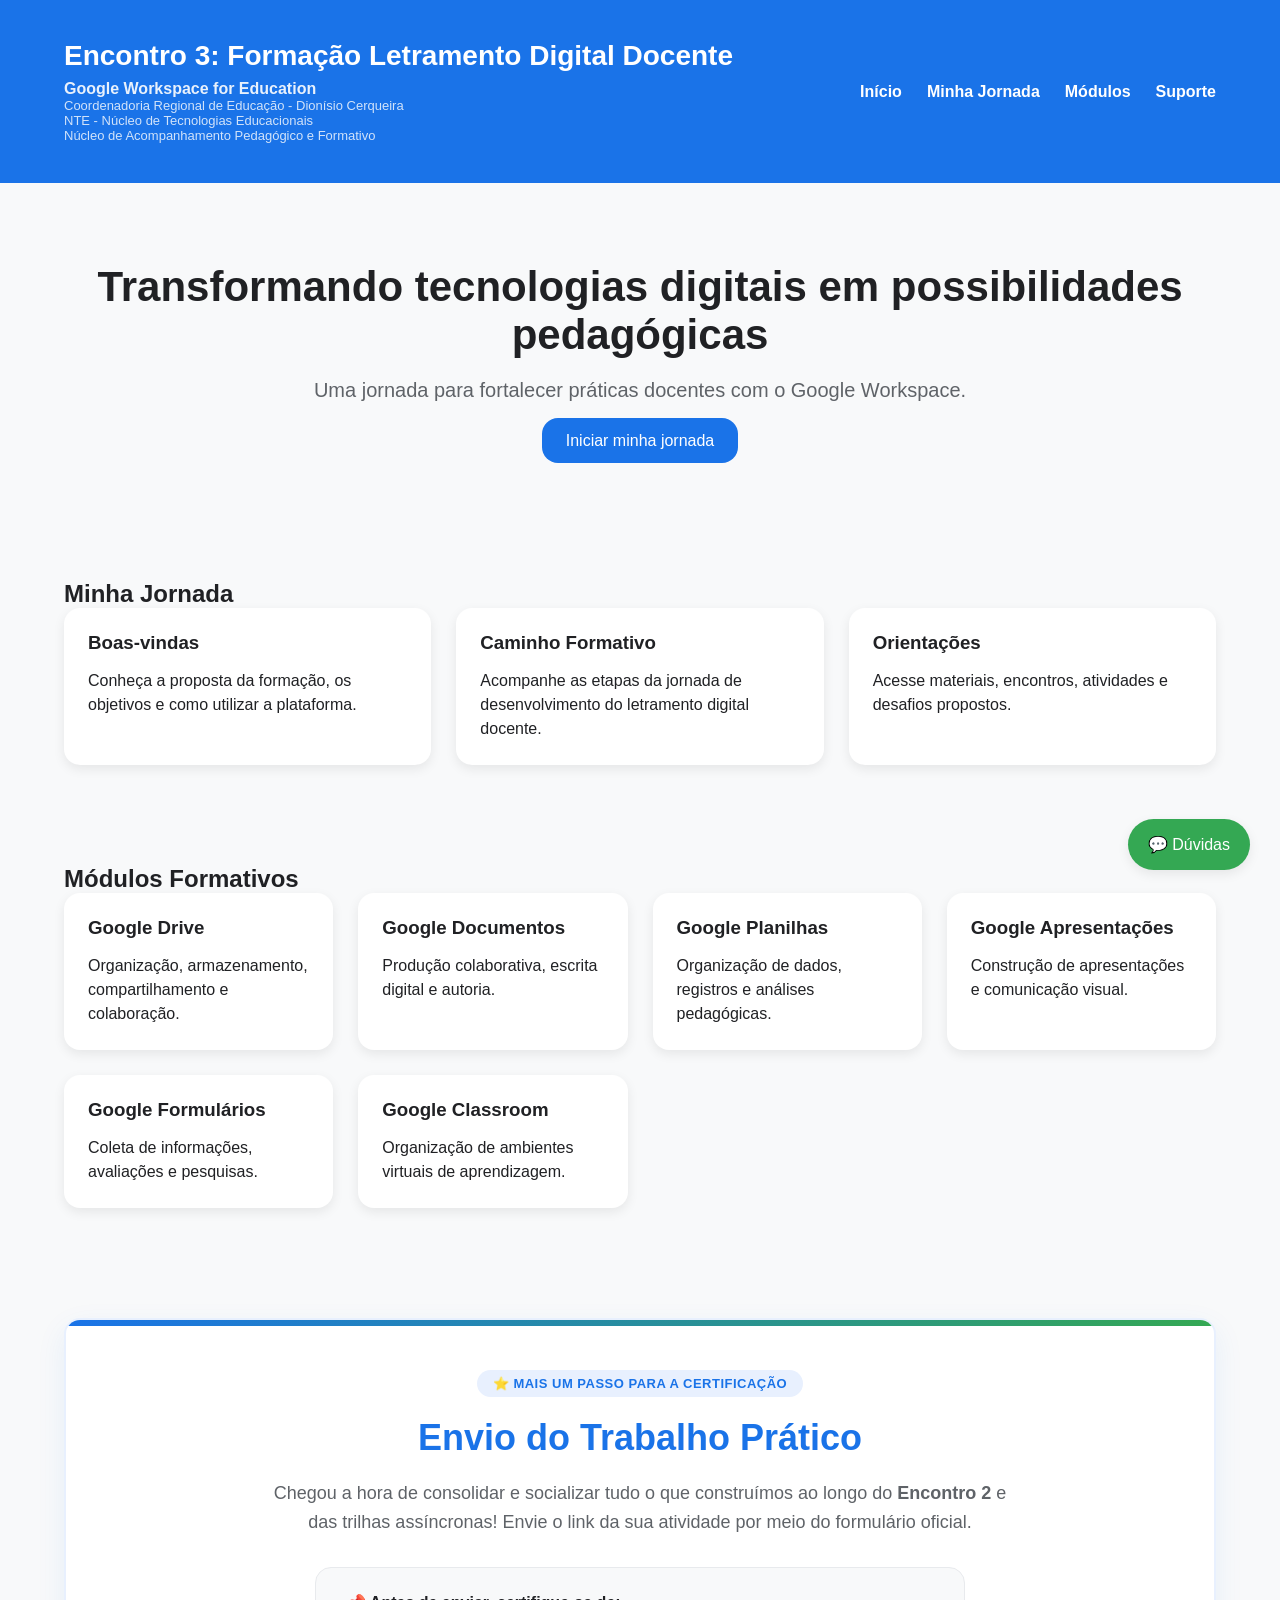
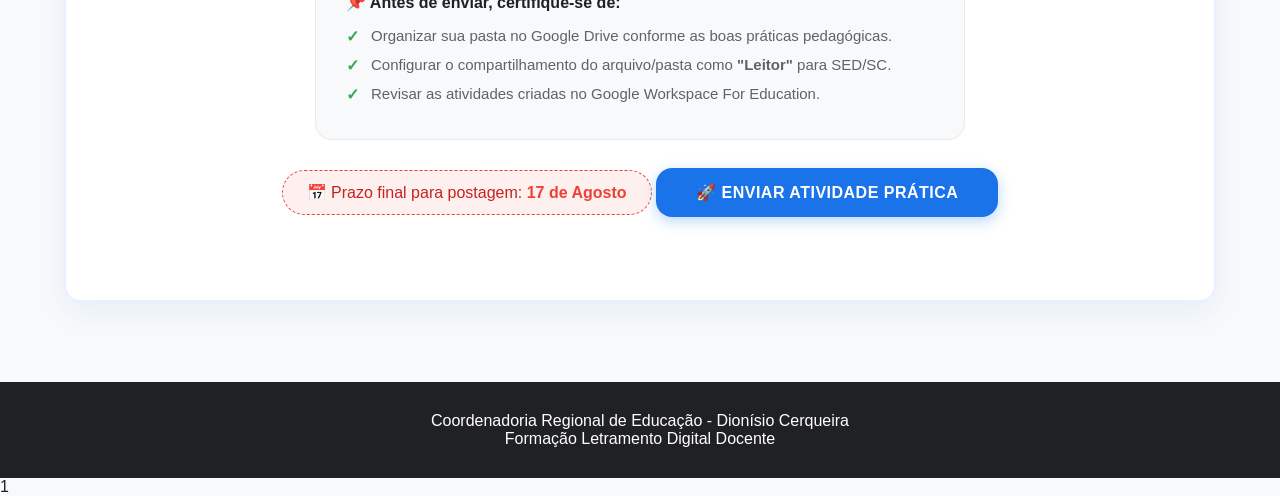
<file: index.html>
<!DOCTYPE html>
<html lang="pt-BR">

<head>

    <meta charset="UTF-8">
    <meta name="viewport" content="width=device-width, initial-scale=1.0">
    <title>Formação Letramento Digital Docente</title>
    <link rel="stylesheet" href="assets/css/reset.css">
    <link rel="stylesheet" href="assets/css/variables.css">
    <link rel="stylesheet" href="assets/css/components.css">
    <link rel="stylesheet" href="assets/css/style.css">

</head>


<body>
    <!-- CABEÇALHO -->
    <header class="header">
        <div class="container navbar">
            <div class="brand">
                <h1> Encontro 3: Formação Letramento Digital Docente</h1>
                <span><h4>Google Workspace for Education</h4></span>
                <small>Coordenadoria Regional de Educação - Dionísio Cerqueira</small>
                <small>NTE - Núcleo de Tecnologias Educacionais</small>
                <small>Núcleo de Acompanhamento Pedagógico e Formativo</small>
            </div>
            <nav>
                <ul>
                    <li><a href="#inicio">Início</a></li>
                    <li><a href="#jornada">Minha Jornada</a></li>
                    <li><a href="#modulos">Módulos</a></li>
                    <li><a href="https://forms.gle/wUssEpoWSRzZtQoN9">Suporte</a></li>
                </ul>
            </nav>
        </div>

    </header>

    <main>
        <!-- HERO -->
        <section id="inicio" class="hero container">

            <h2>Transformando tecnologias digitais em possibilidades pedagógicas</h2>
            <p>Uma jornada para fortalecer práticas docentes com o Google Workspace.</p>
            <a class="btn-primary" href="modules/jornada/index.html">Iniciar minha jornada</a>

        </section>

        <!-- MINHA JORNADA -->

        <section id="jornada" class="journey container">
            <h2> Minha Jornada </h2>
            <div class="cards">
                <div class="card">
                    <h3> Boas-vindas </h3>
                    <p>Conheça a proposta da formação, os objetivos e como utilizar a plataforma.</p>
                </div>

                <div class="card">
                    <h3>Caminho Formativo</h3>
                    <p>Acompanhe as etapas da jornada de desenvolvimento do letramento digital docente.</p>
                </div>

                <div class="card">
                    <h3>Orientações</h3>
                    <p>Acesse materiais, encontros, atividades e desafios propostos.</p>
                </div>

            </div>



        </section>

        <!-- MÓDULOS -->

        <section id="modulos" class="modules container">

            <h2> Módulos Formativos</h2>
            <div class="cards">
                <div class="card">
                    <h3>Google Drive</h3>
                    <p> Organização, armazenamento, compartilhamento e colaboração.</p>
                </div>

                <div class="card">
                    <h3>Google Documentos</h3>
                    <p>Produção colaborativa, escrita digital e autoria.</p>
                </div>

                <div class="card">
                    <h3>Google Planilhas</h3>
                    <p>Organização de dados, registros e análises pedagógicas.</p>
                </div>

                <div class="card">
                    <h3>Google Apresentações</h3>
                    <p>Construção de apresentações e comunicação visual.</p>
                </div>

                <div class="card">
                    <h3>Google Formulários</h3>
                    <p>Coleta de informações, avaliações e pesquisas.</p>
                </div>

                <div class="card">
                    <h3>Google Classroom</h3>
                    <p>Organização de ambientes virtuais de aprendizagem.</p>
                </div>

            </div>

        </section>

        <!-- ENVIO DO TRABALHO FINAL (Substituindo a antiga seção de Suporte) -->
        <section id="envio" class="envio-trabalho container">
            <div class="envio-card">
                <span class="envio-badge">⭐ Mais um passo para a Certificação</span>
                <h2>Envio do Trabalho Prático</h2>
                <p class="envio-description">
                    Chegou a hora de consolidar e socializar tudo o que construímos ao longo do <strong>Encontro 2</strong> e das trilhas assíncronas! Envie o link da sua atividade por meio do formulário oficial.
                </p>

                <div class="envio-checklist">
                    <h3>📌 Antes de enviar, certifique-se de:</h3>
                    <ul>
                        <li>Organizar sua pasta no Google Drive conforme as boas práticas pedagógicas.</li>
                        <li>Configurar o compartilhamento do arquivo/pasta como <strong>"Leitor"</strong>  para SED/SC.</li>
                        <li>Revisar as atividades criadas no Google Workspace For Education.</li>
                    </ul>
                </div>

                <div class="envio-deadline">
                    <span>📅 Prazo final para postagem: <strong style="color: var(--danger);">17 de Agosto</strong></span>
                </div>

                <a href="https://forms.gle/jdVDruwyqBxJtrvEA" class="btn-primary envio-button" target="_blank">🚀 Enviar Atividade Prática</a>
            </div>
        </section>


    </main>

    <!-- BOTÃO FLUTUANTE -->

    <a href="https://forms.gle/uGTxi2zx5ZvgR1VX8" class="help-button"> 💬 Dúvidas </a>

    <!-- RODAPÉ -->

    <footer>

        <p>Coordenadoria Regional de Educação - Dionísio Cerqueira</p>
        <p>Formação Letramento Digital Docente</p>

    </footer>

1    <!-- JAVASCRIPT -->
    <script src="assets/js/modules.js"></script>
    <script src="assets/js/navigation.js"></script>
    <script src="assets/js/app.js"></script>

</body>

</html>
</file>
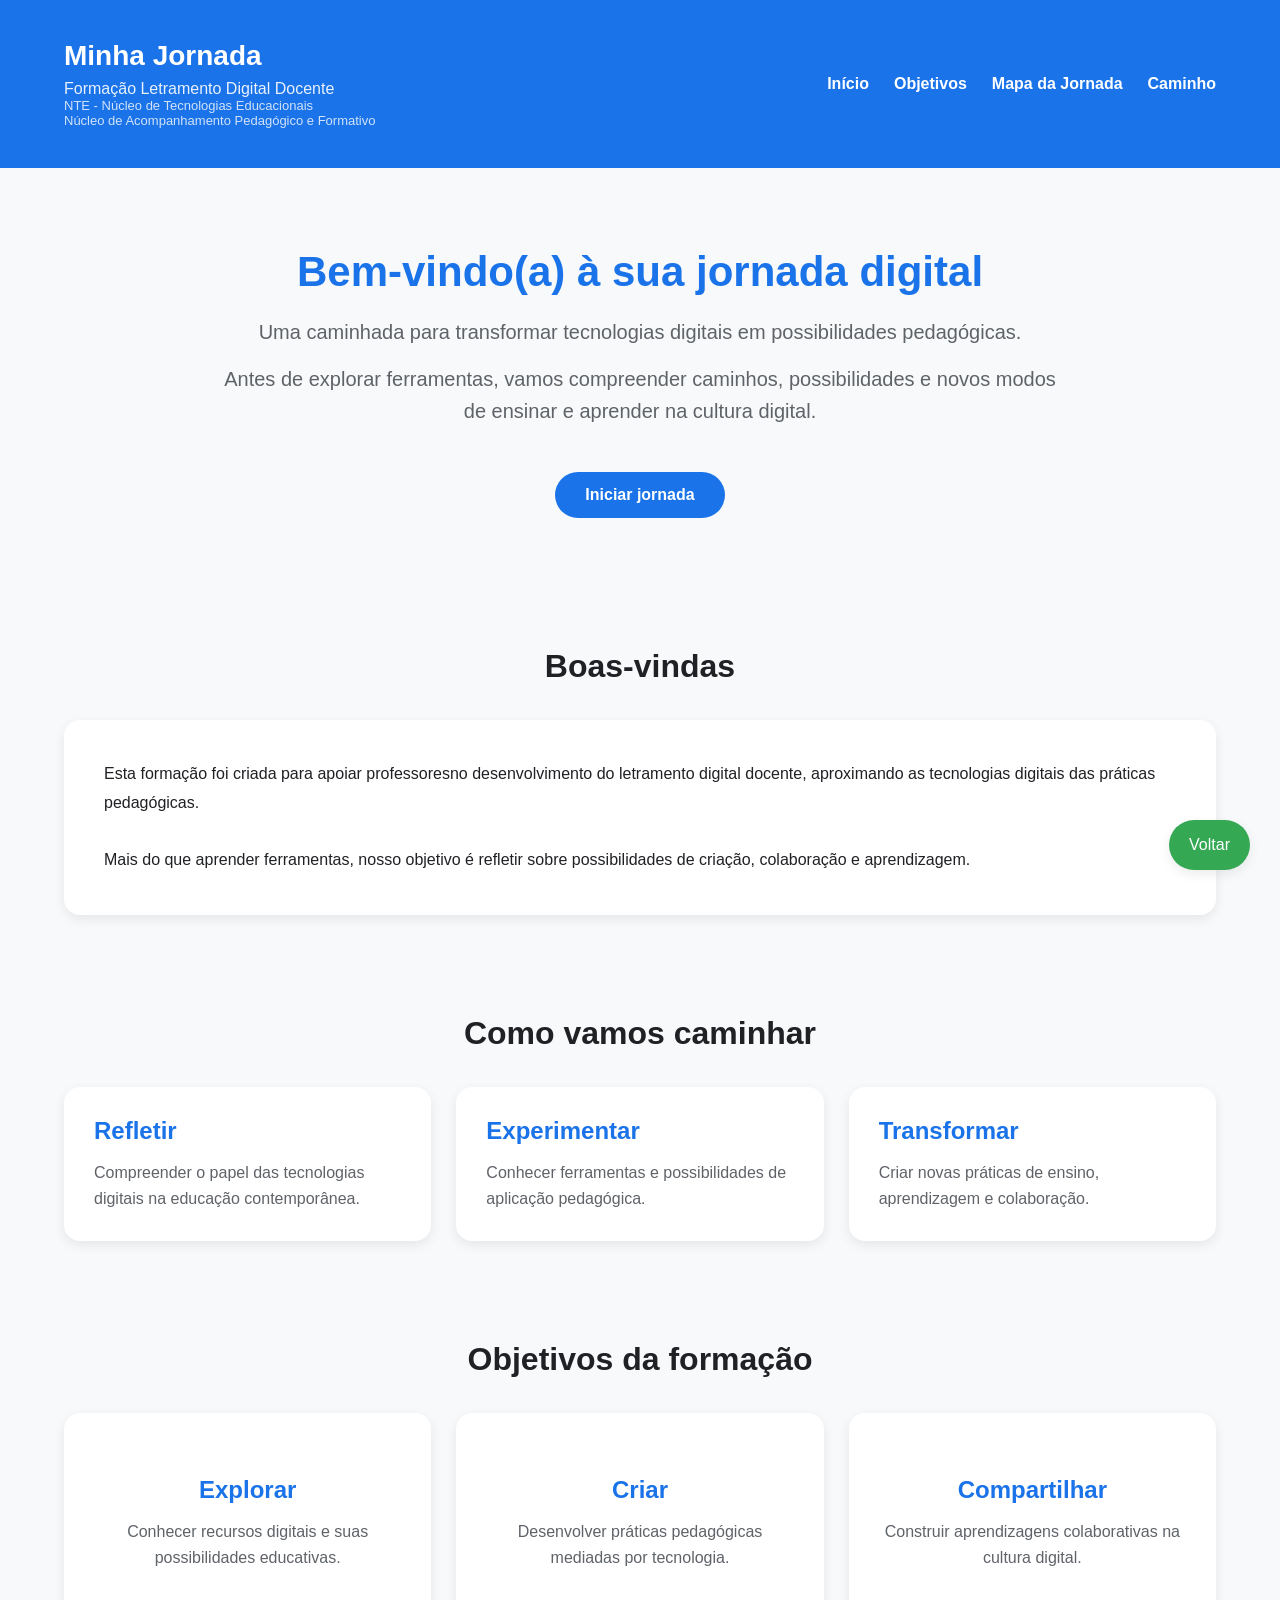
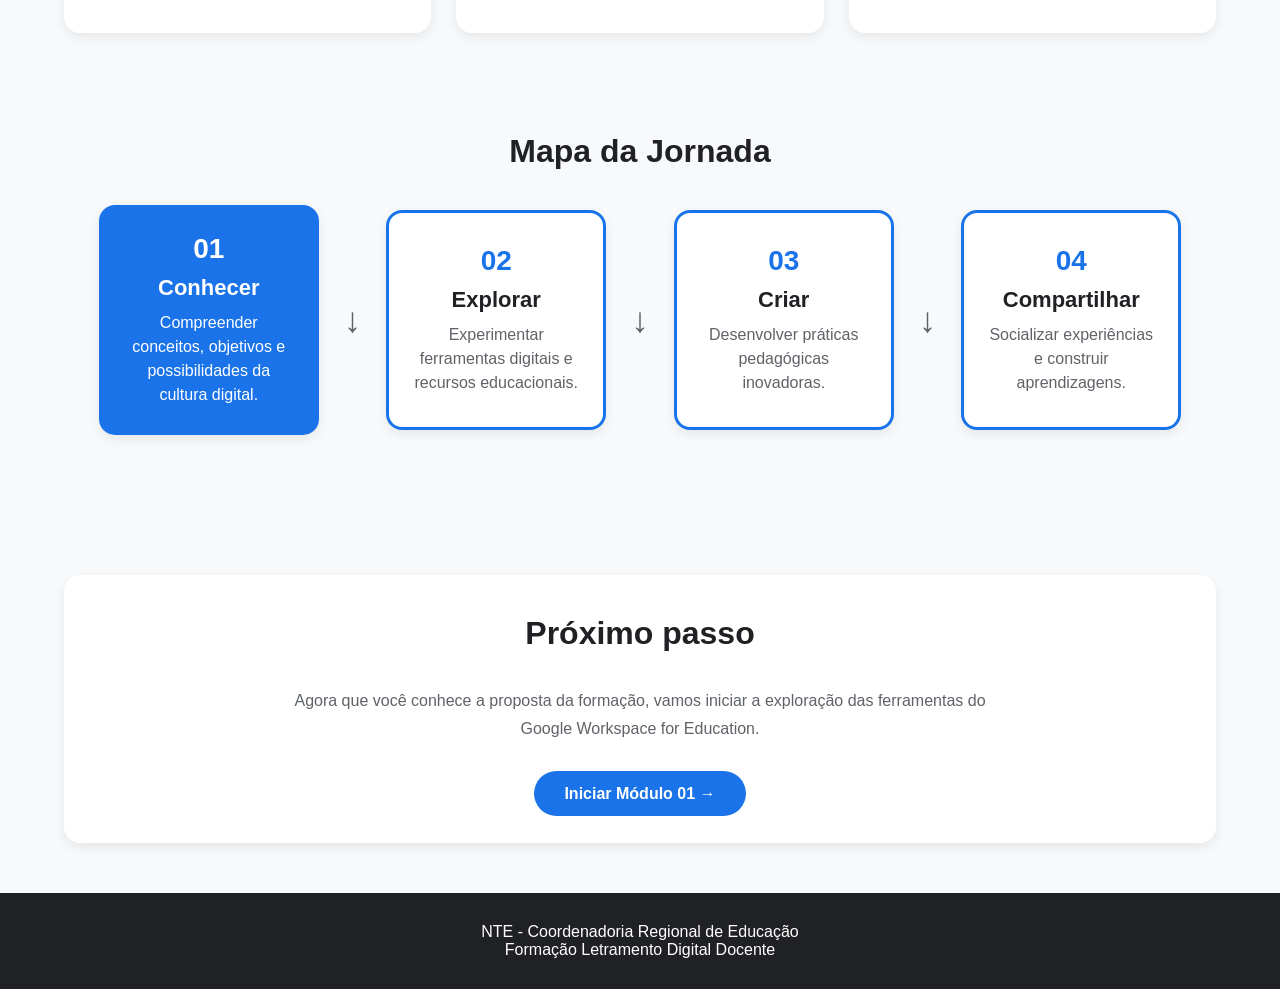
<file: modules/jornada/index.html>
<!DOCTYPE html>
<html lang="pt-BR">


<head>

    <meta charset="UTF-8">
    <meta name="viewport" content="width=device-width, initial-scale=1.0">
    <title> Minha Jornada | Formação Letramento Digital Docente</title>
    <link rel="stylesheet" href="../../assets/css/reset.css">
    <link rel="stylesheet" href="../../assets/css/variables.css">
    <link rel="stylesheet" href="../../assets/css/components.css">
    <link rel="stylesheet" href="../../assets/css/style.css">
    <link rel="stylesheet" href="style.css">

</head>

<body>

    <header class="header">
        <div class="container navbar">
            <div class="brand">
                <h1> Minha Jornada</h1>

                <span> Formação Letramento Digital Docente</span>
                <small> NTE - Núcleo de Tecnologias Educacionais</small>
                <small> Núcleo de Acompanhamento Pedagógico e Formativo </small>

            </div>

            <nav>
                <ul>
                    <li><a href="../../index.html">Início</a></li>
                    <li><a href="#objetivos">Objetivos</a></li>
                    <li><a href="#mapa">Mapa da Jornada</a></li>
                    <li><a href="#caminho">Caminho</a></li>
                </ul>
            </nav>
        </div>

    </header>

    <main>
        <!-- HERO -->

        <section class="journey-hero container">

            <div class="hero-content">
                <h2>Bem-vindo(a) à sua jornada digital</h2>
                <p>Uma caminhada para transformar tecnologias digitais em possibilidades pedagógicas.</p>
                <p>Antes de explorar ferramentas, vamos compreender caminhos, possibilidades e novos modos de ensinar e aprender na cultura digital.</p>
                <a href="#objetivos" class="btn-primary">Iniciar jornada</a>
            </div>

        </section>

        <!-- BOAS-VINDAS -->

        <section class="container journey">

            <h2>Boas-vindas</h2>

            <div class="welcome-card">
                <p>Esta formação foi criada para apoiar professoresno desenvolvimento do letramento digital docente,
                    aproximando as tecnologias digitais das práticas pedagógicas.</p>

                <br>

                <p>Mais do que aprender ferramentas, nosso objetivo é refletir sobre possibilidades de criação, colaboração e aprendizagem.</p>

            </div>

        </section>

        <!-- COMO VAMOS CAMINHAR -->

        <section id="caminho" class="container journey">

            <h2>Como vamos caminhar</h2>

            <div class="cards">

                <div class="card">

                    <h3>Refletir</h3>
                    <p>Compreender o papel das tecnologias digitais na educação contemporânea.</p>

                </div>

                <div class="card">

                    <h3>Experimentar</h3>
                    <p>Conhecer ferramentas e possibilidades de aplicação pedagógica.</p>

                </div>

                <div class="card">

                    <h3>Transformar</h3>
                    <p>Criar novas práticas de ensino, aprendizagem e colaboração.</p>

                </div>

            </div>

        </section>

        <!-- OBJETIVOS -->

        <section id="objetivos" class="container journey">

            <h2>Objetivos da formação</h2>
            <div class="cards">

                <div class="card objective-card">

                    <h3>Explorar</h3>
                    <p>Conhecer recursos digitais e suas possibilidades educativas.</p>

                </div>

                <div class="card objective-card">

                    <h3>Criar</h3>
                    <p>Desenvolver práticas pedagógicas mediadas por tecnologia.</p>

                </div>

                <div class="card objective-card">

                    <h3>Compartilhar</h3>
                    <p>Construir aprendizagens colaborativas na cultura digital.</p>

                </div>

            </div>

        </section>

        <!-- MAPA DA JORNADA -->

        <section id="mapa" class="container journey">

            <h2>Mapa da Jornada</h2>

            <div class="timeline">

                <div class="timeline-item active">

                    <span>01</span>
                    <h3>Conhecer</h3>
                    <p>Compreender conceitos, objetivos e possibilidades da cultura digital.</p>

                </div>

                <div class="arrow">
                    ↓
                </div>

                <div class="timeline-item">

                    <span>02</span>
                    <h3>Explorar</h3>
                    <p>Experimentar ferramentas digitais e recursos educacionais.</p>

                </div>

                <div class="arrow">
                    ↓
                </div>

                <div class="timeline-item">

                    <span>03</span>
                    <h3>Criar</h3>
                    <p>Desenvolver práticas pedagógicas inovadoras.</p>

                </div>

                <div class="arrow">
                    ↓
                </div>

                <div class="timeline-item">

                    <span>04</span>
                    <h3>Compartilhar</h3>
                    <p>Socializar experiências e construir aprendizagens.</p>

                </div>

            </div>

        </section>

        <!-- PRÓXIMO PASSO -->

        <section class="container journey">

            <div class="card next-module">
                <h2>Próximo passo</h2>
                <p>Agora que você conhece a proposta da formação, vamos iniciar a exploração das ferramentas do Google Workspace for Education.</p>

                <br>

                <a href="drive/index.html" class="btn-primary"> Iniciar Módulo 01 → </a>

            </div>

        </section>

    </main>


    <!-- BOTÃO VOLTAR -->


    <a href="../../index.html" class="help-button"> Voltar </a>

    <footer>

        <p>NTE - Coordenadoria Regional de Educação</p>
        <p>Formação Letramento Digital Docente</p>

    </footer>

</body>

</html>
</file>
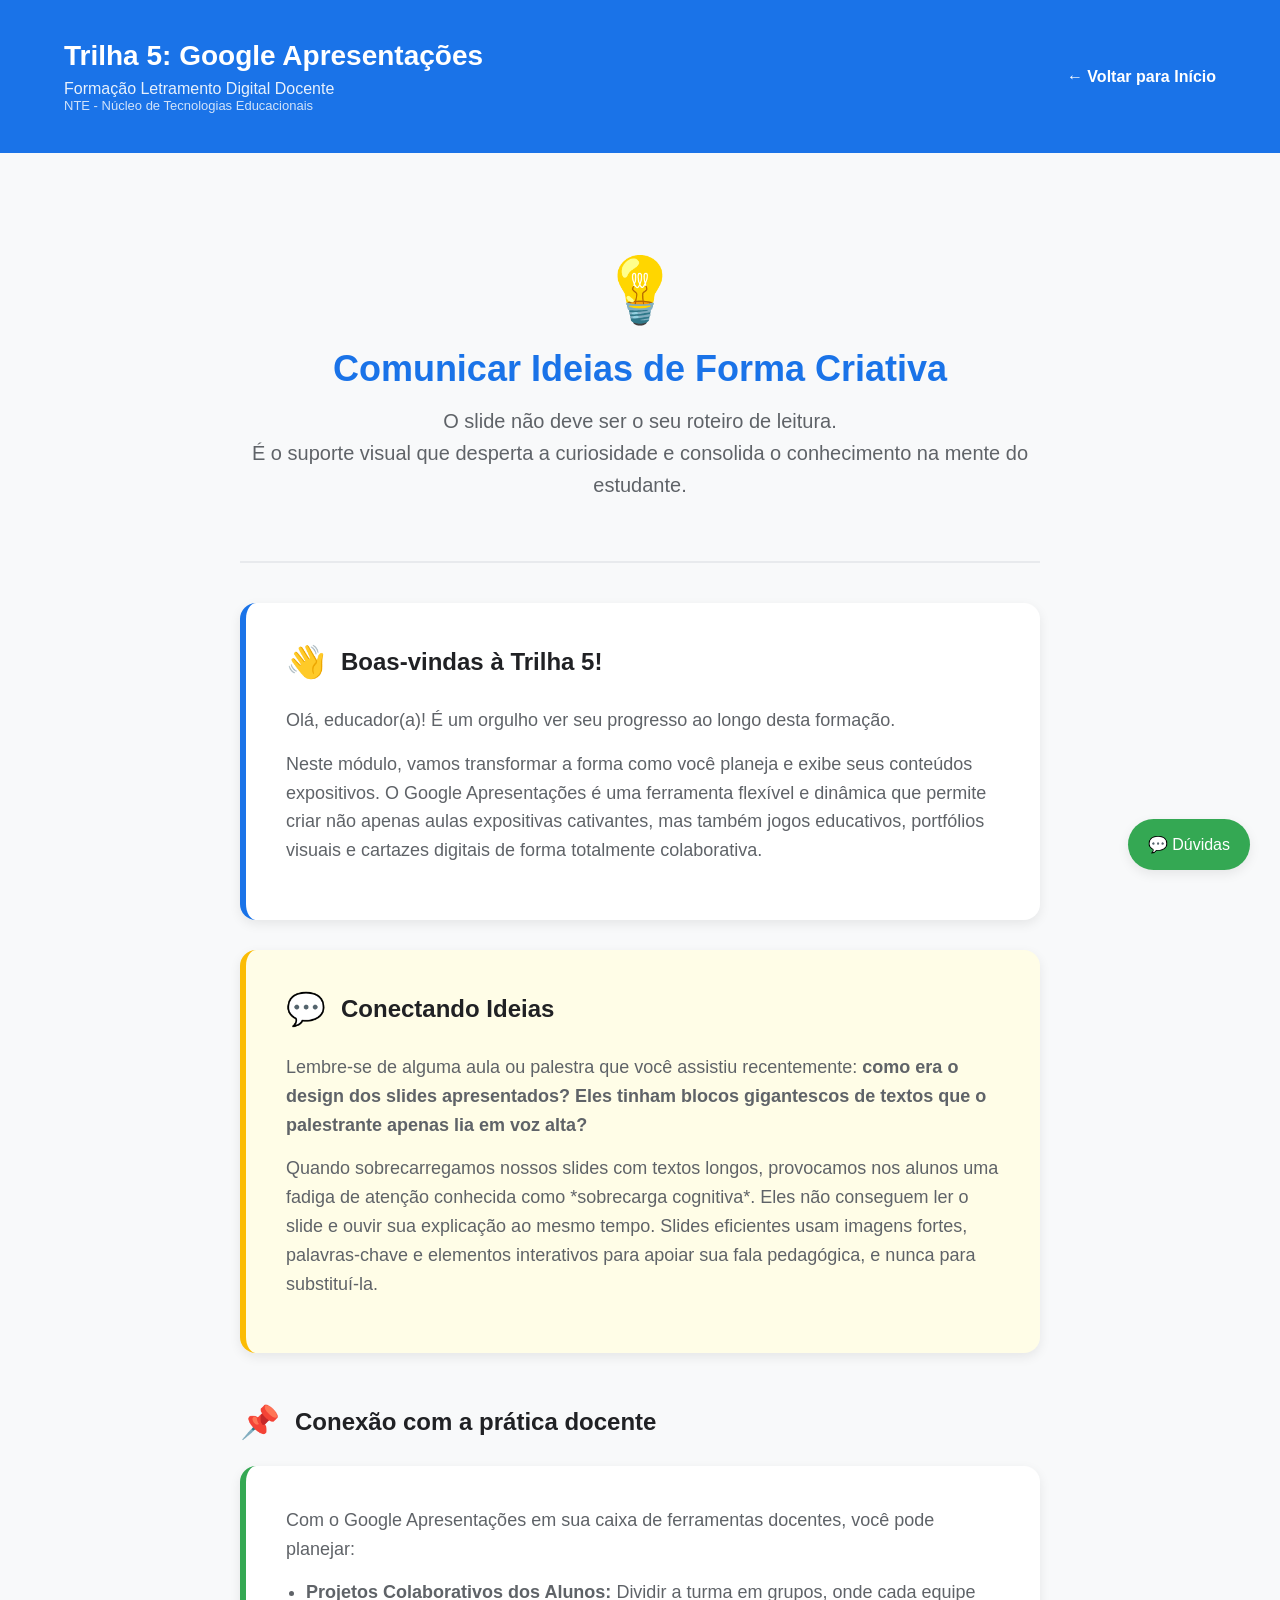
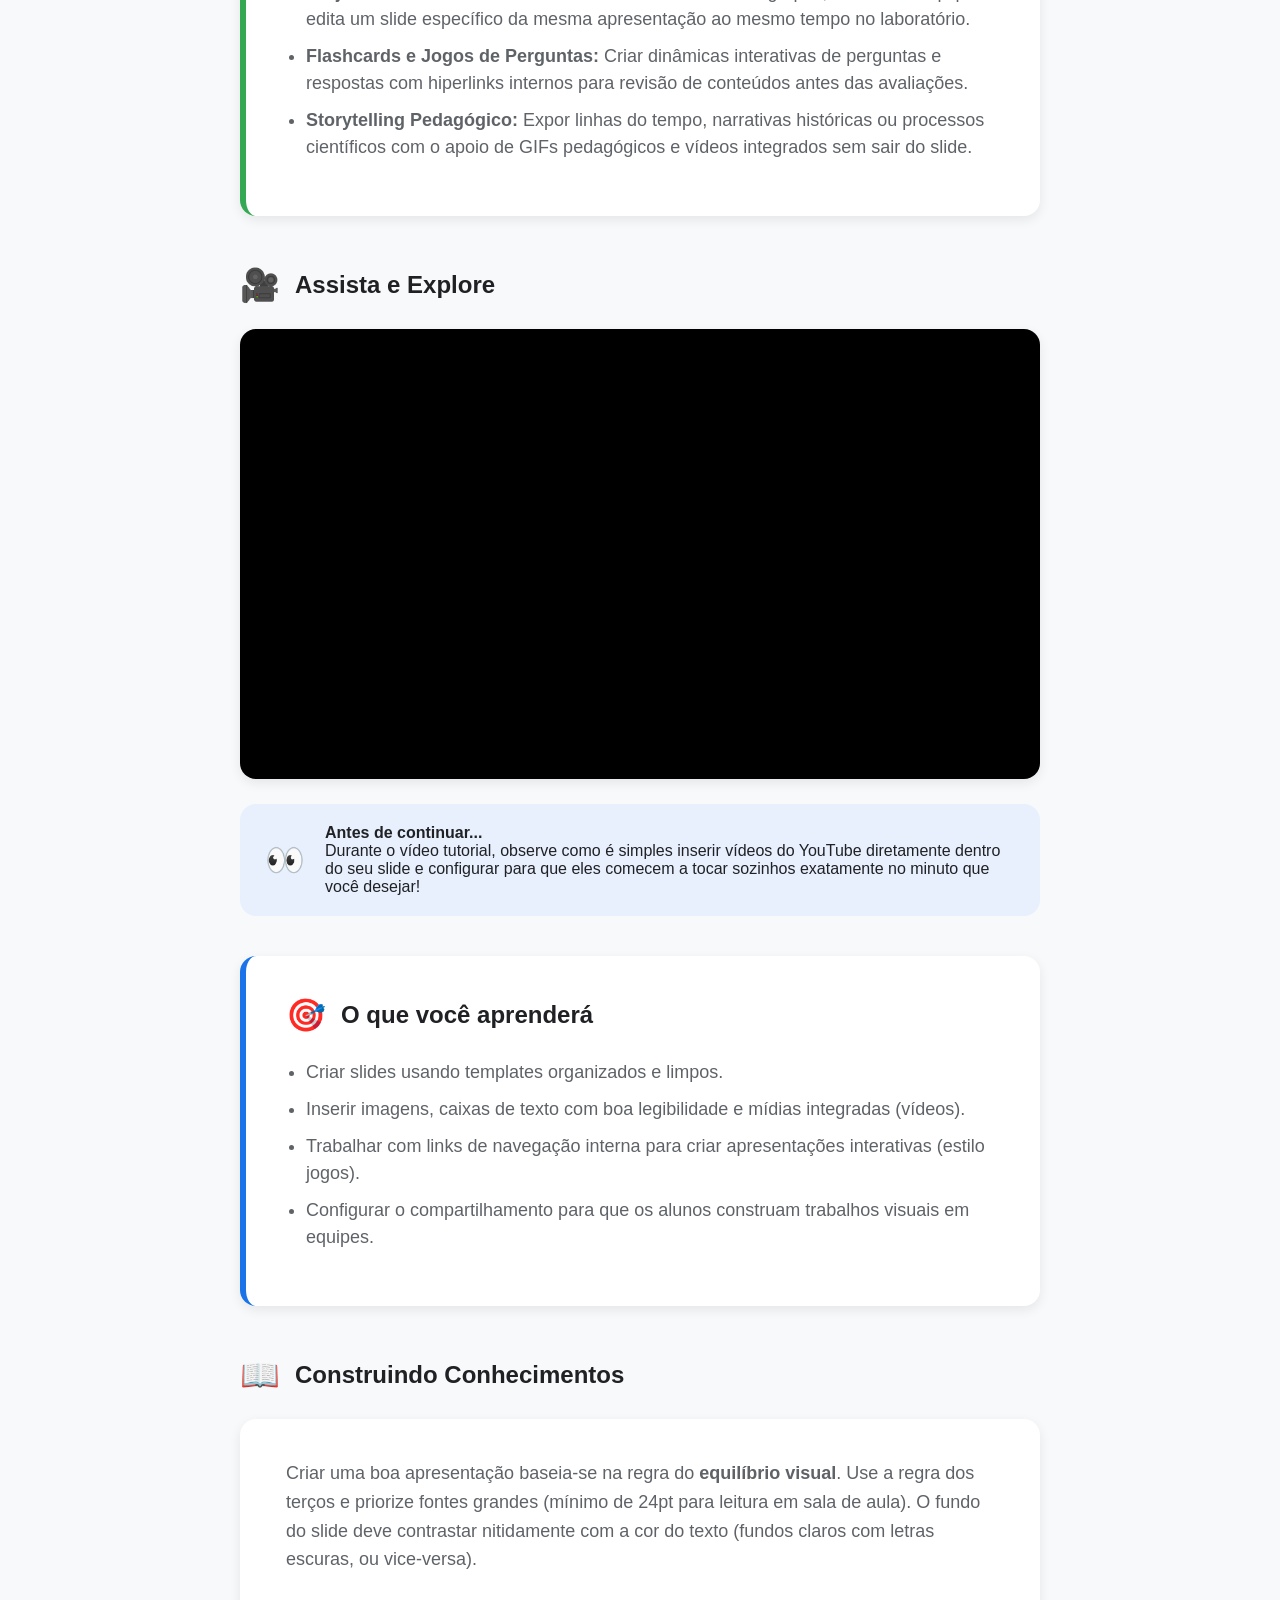
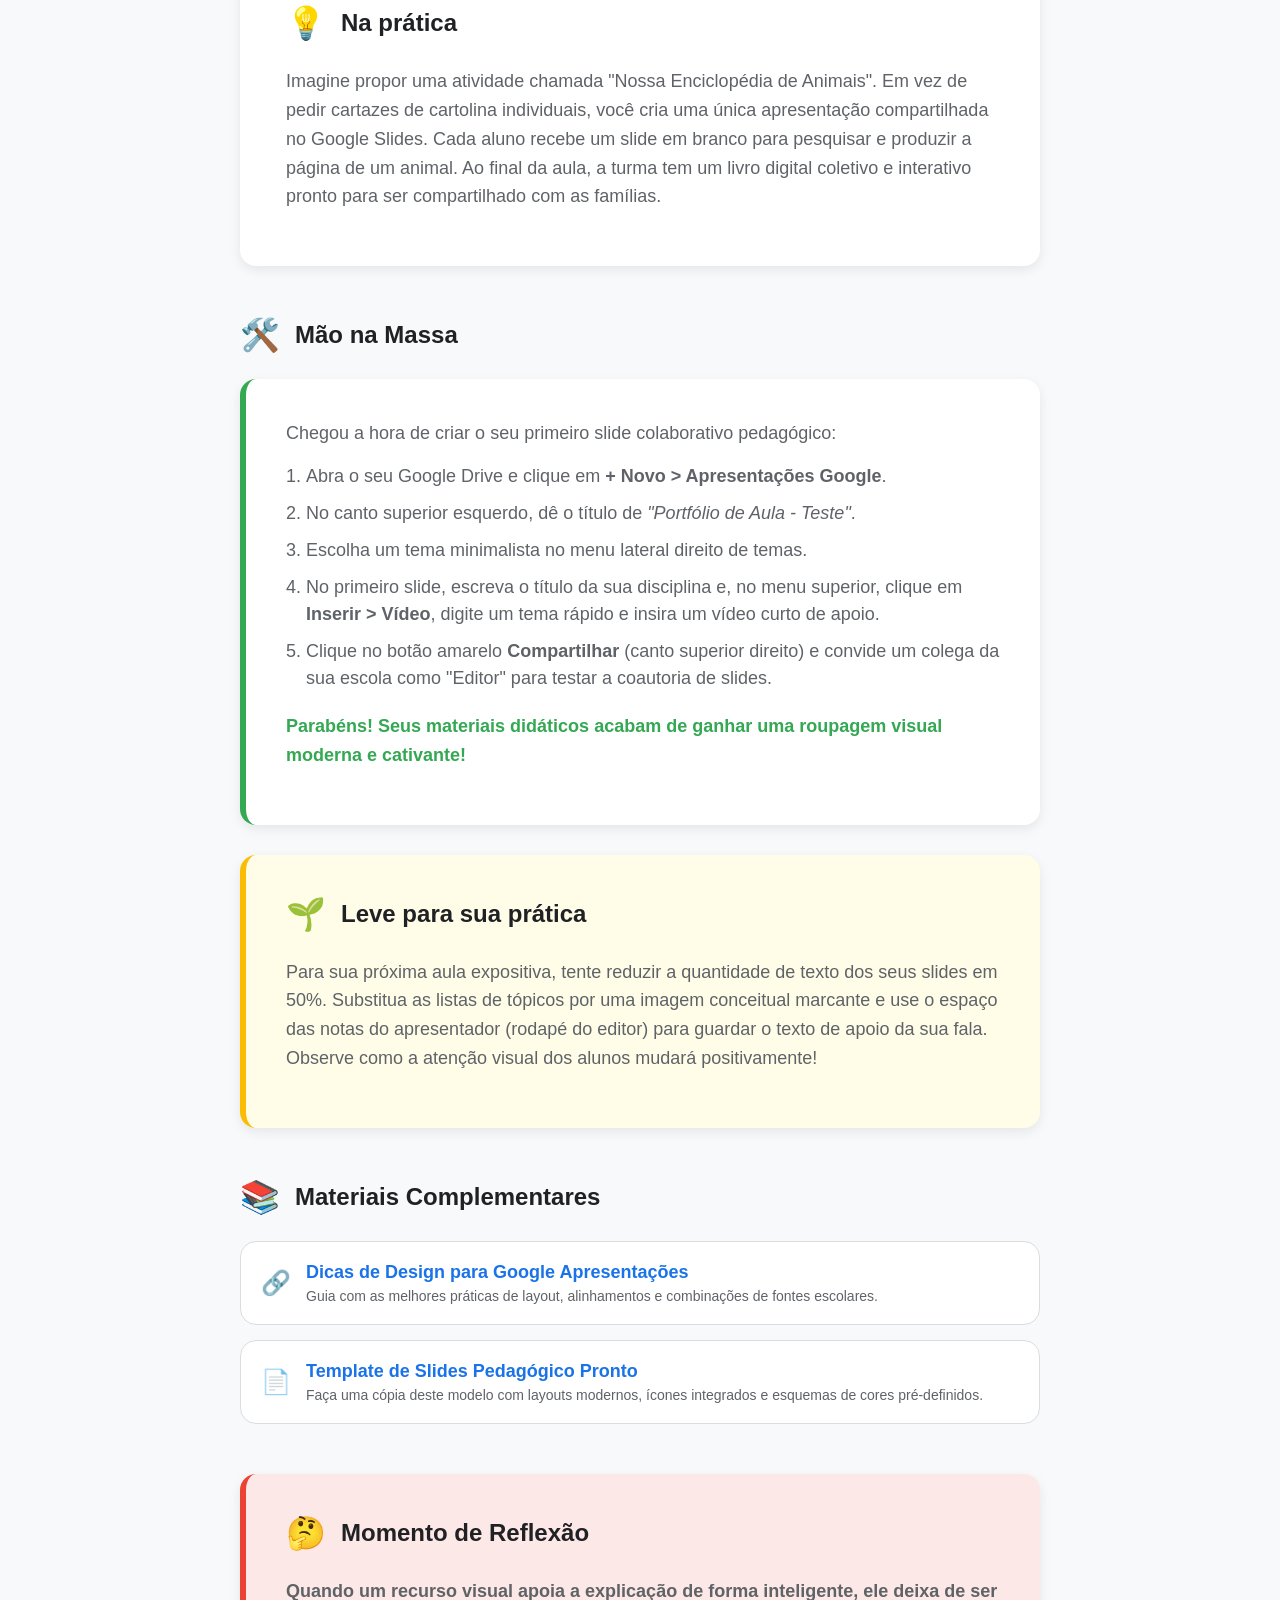
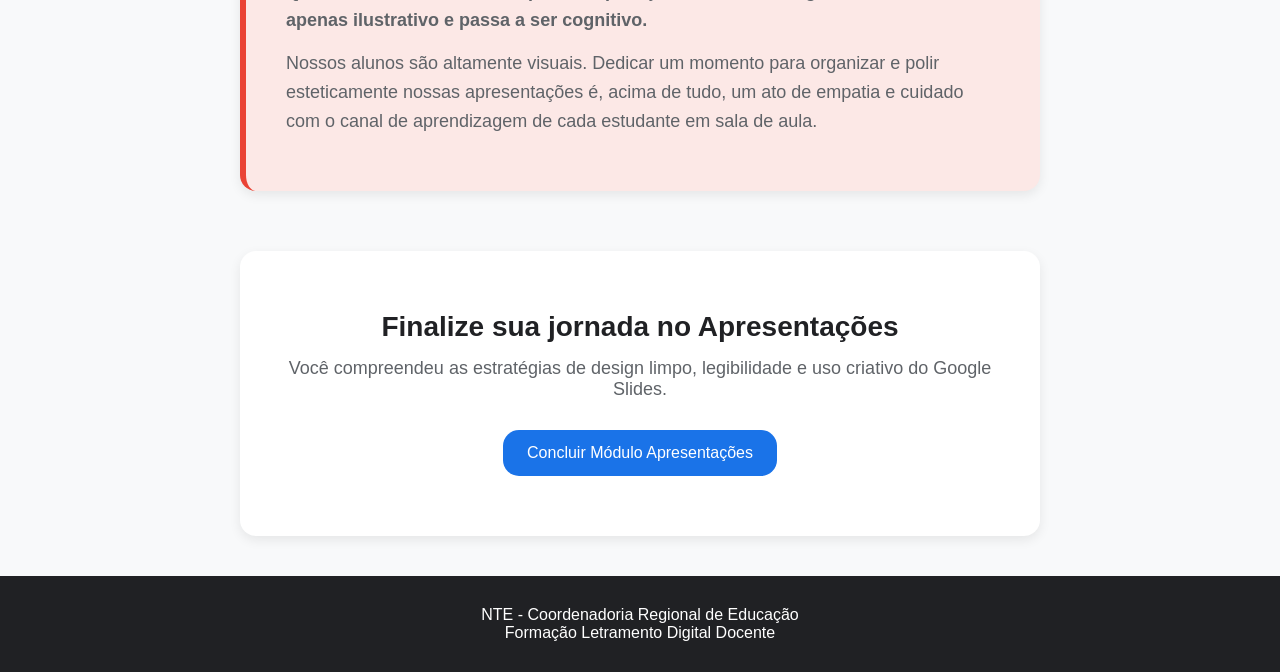
<file: modules/jornada/apresentacoes/index.html>
<!DOCTYPE html>
<html lang="pt-BR">

<head>
    <meta charset="UTF-8">
    <meta name="viewport" content="width=device-width, initial-scale=1.0">
    <title>Google Apresentações - Comunicação Criativa | Formação Letramento Digital Docente</title>

    <!-- Importação dos estilos globais da raiz (Subindo 3 níveis de diretórios) -->
    <link rel="stylesheet" href="../../../assets/css/variables.css">
    <link rel="stylesheet" href="../../../assets/css/reset.css">
    <link rel="stylesheet" href="../../../assets/css/components.css">
    <link rel="stylesheet" href="../../../assets/css/style.css">

    <!-- Importação do estilo específico (Reutilizando a estrutura das trilhas anteriores) -->
    <link rel="stylesheet" href="style.css">
</head>

<body>

    <!-- ===================================
         CABEÇALHO
    =================================== -->
    <header class="header">
        <div class="container navbar">
            <div class="brand">
                <h1>Trilha 5: Google Apresentações</h1>
                <span>Formação Letramento Digital Docente</span>
                <small>NTE - Núcleo de Tecnologias Educacionais</small>
            </div>
            <nav>
                <ul>
                    <li><a href="../index.html">← Voltar para Início</a></li>
                </ul>
            </nav>
        </div>
    </header>

    <main class="container module-content">

        <!-- ===================================
             HERO DA TRILHA
        =================================== -->
        <section class="module-hero">
            <span class="icon">💡</span>
            <h2>Comunicar Ideias de Forma Criativa</h2>
            <p>O slide não deve ser o seu roteiro de leitura.<br> É o suporte visual que desperta a curiosidade e consolida o conhecimento na mente do estudante.</p>
        </section>

        <!-- ===================================
             MENSAGEM DE BOAS-VINDAS
        =================================== -->
        <div class="pedagogical-card border-primary">
            <div class="section-header" style="margin-top: 0;">
                <span>👋</span>
                <h3>Boas-vindas à Trilha 5!</h3>
            </div>
            <p>Olá, educador(a)! É um orgulho ver seu progresso ao longo desta formação.</p>
            <p>Neste módulo, vamos transformar a forma como você planeja e exibe seus conteúdos expositivos. O Google Apresentações é uma ferramenta flexível e dinâmica que permite criar não apenas aulas expositivas cativantes, mas também jogos educativos, portfólios visuais e cartazes digitais de forma totalmente colaborativa.</p>
        </div>

        <!-- ===================================
             CONECTANDO IDEIAS
        =================================== -->
        <div class="pedagogical-card border-accent">
            <div class="section-header" style="margin-top: 0;">
                <span>💬</span>
                <h3>Conectando Ideias</h3>
            </div>
            <p>Lembre-se de alguma aula ou palestra que você assistiu recentemente: <strong>como era o design dos slides apresentados? Eles tinham blocos gigantescos de textos que o palestrante apenas lia em voz alta?</strong></p>
            <p>Quando sobrecarregamos nossos slides com textos longos, provocamos nos alunos uma fadiga de atenção conhecida como *sobrecarga cognitiva*. Eles não conseguem ler o slide e ouvir sua explicação ao mesmo tempo. Slides eficientes usam imagens fortes, palavras-chave e elementos interativos para apoiar sua fala pedagógica, e nunca para substituí-la.</p>
        </div>

        <!-- ===================================
             CONEXÃO COM A PRÁTICA DOCENTE
        =================================== -->
        <div class="section-header">
            <span>📌</span>
            <h3>Conexão com a prática docente</h3>
        </div>
        <div class="pedagogical-card border-secondary">
            <p>Com o Google Apresentações em sua caixa de ferramentas docentes, você pode planejar:</p>
            <ul>
                <li><strong>Projetos Colaborativos dos Alunos:</strong> Dividir a turma em grupos, onde cada equipe edita um slide específico da mesma apresentação ao mesmo tempo no laboratório.</li>
                <li><strong>Flashcards e Jogos de Perguntas:</strong> Criar dinâmicas interativas de perguntas e respostas com hiperlinks internos para revisão de conteúdos antes das avaliações.</li>
                <li><strong>Storytelling Pedagógico:</strong> Expor linhas do tempo, narrativas históricas ou processos científicos com o apoio de GIFs pedagógicos e vídeos integrados sem sair do slide.</li>
            </ul>
        </div>

        <!-- ===================================
             ASSISTA E EXPLORE (VIDEOAULA)
        =================================== -->
        <div class="section-header">
            <span>🎥</span>
            <h3>Assista e Explore</h3>
        </div>
        
        <div class="video-wrapper">
            <!-- Iframe da videoaula de Google Apresentações -->
            <iframe src="https://www.youtube.com/embed/zkyzwFHxhQk?si=XyQgs2NTC9rQCLI-" title="Videoaula Google Apresentações" allowfullscreen></iframe>
        </div>

        <!-- ANTES DE CONTINUAR -->
        <div class="attention-box">
            <span class="icon">👀</span>
            <div>
                <p><strong>Antes de continuar...</strong></p>
                <p>Durante o vídeo tutorial, observe como é simples inserir vídeos do YouTube diretamente dentro do seu slide e configurar para que eles comecem a tocar sozinhos exatamente no minuto que você desejar!</p>
            </div>
        </div>

        <!-- O QUE VOCÊ APRENDERÁ -->
        <div class="pedagogical-card border-primary">
            <div class="section-header" style="margin-top: 0;">
                <span>🎯</span>
                <h3>O que você aprenderá</h3>
            </div>
            <ul>
                <li>Criar slides usando templates organizados e limpos.</li>
                <li>Inserir imagens, caixas de texto com boa legibilidade e mídias integradas (vídeos).</li>
                <li>Trabalhar com links de navegação interna para criar apresentações interativas (estilo jogos).</li>
                <li>Configurar o compartilhamento para que os alunos construam trabalhos visuais em equipes.</li>
            </ul>
        </div>

        <!-- ===================================
             CONSTRUINDO CONHECIMENTOS & NA PRÁTICA
        =================================== -->
        <div class="section-header">
            <span>📖</span>
            <h3>Construindo Conhecimentos</h3>
        </div>
        <div class="pedagogical-card">
            <p>Criar uma boa apresentação baseia-se na regra do <strong>equilíbrio visual</strong>. Use a regra dos terços e priorize fontes grandes (mínimo de 24pt para leitura em sala de aula). O fundo do slide deve contrastar nitidamente com a cor do texto (fundos claros com letras escuras, ou vice-versa).</p>
            
            <div class="section-header" style="margin-top: 30px;">
                <span>💡</span>
                <h3>Na prática</h3>
            </div>
            <p>Imagine propor uma atividade chamada "Nossa Enciclopédia de Animais". Em vez de pedir cartazes de cartolina individuais, você cria uma única apresentação compartilhada no Google Slides. Cada aluno recebe um slide em branco para pesquisar e produzir a página de um animal. Ao final da aula, a turma tem um livro digital coletivo e interativo pronto para ser compartilhado com as famílias.</p>
        </div>

        <!-- ===================================
             MÃO NA MASSA
        =================================== -->
        <div class="section-header">
            <span>🛠️</span>
            <h3>Mão na Massa</h3>
        </div>
        <div class="pedagogical-card border-secondary">
            <p>Chegou a hora de criar o seu primeiro slide colaborativo pedagógico:</p>
            <ol>
                <li>Abra o seu Google Drive e clique em <strong>+ Novo > Apresentações Google</strong>.</li>
                <li>No canto superior esquerdo, dê o título de <em>"Portfólio de Aula - Teste"</em>.</li>
                <li>Escolha um tema minimalista no menu lateral direito de temas.</li>
                <li>No primeiro slide, escreva o título da sua disciplina e, no menu superior, clique em <strong>Inserir > Vídeo</strong>, digite um tema rápido e insira um vídeo curto de apoio.</li>
                <li>Clique no botão amarelo <strong>Compartilhar</strong> (canto superior direito) e convide um colega da sua escola como "Editor" para testar a coautoria de slides.</li>
            </ol>
            <p style="margin-top: 20px; font-weight: bold; color: var(--secondary);">Parabéns! Seus materiais didáticos acabam de ganhar uma roupagem visual moderna e cativante!</p>
        </div>

        <!-- ===================================
             LEVE PARA SUA PRÁTICA
        =================================== -->
        <div class="pedagogical-card border-accent">
            <div class="section-header" style="margin-top: 0;">
                <span>🌱</span>
                <h3>Leve para sua prática</h3>
            </div>
            <p>Para sua próxima aula expositiva, tente reduzir a quantidade de texto dos seus slides em 50%. Substitua as listas de tópicos por uma imagem conceitual marcante e use o espaço das notas do apresentador (rodapé do editor) para guardar o texto de apoio da sua fala. Observe como a atenção visual dos alunos mudará positivamente!</p>
        </div>

        <!-- ===================================
             MATERIAIS COMPLEMENTARES
        =================================== -->
        <div class="section-header">
            <span>📚</span>
            <h3>Materiais Complementares</h3>
        </div>
        <div>
            <a href="https://support.google.com/docs/answer/2763168?hl=pt" target="_blank" class="resource-link">
                <span class="icon" style="font-size: 24px;">🔗</span>
                <div>
                    <h4>Dicas de Design para Google Apresentações</h4>
                    <p>Guia com as melhores práticas de layout, alinhamentos e combinações de fontes escolares.</p>
                </div>
            </a>
            <a href="#" class="resource-link">
                <span class="icon" style="font-size: 24px;">📄</span>
                <div>
                    <h4>Template de Slides Pedagógico Pronto</h4>
                    <p>Faça uma cópia deste modelo com layouts modernos, ícones integrados e esquemas de cores pré-definidos.</p>
                </div>
            </a>
        </div>

        <!-- ===================================
             MOMENTO DE REFLEXÃO
        =================================== -->
        <div class="pedagogical-card border-danger" style="margin-top: 50px;">
            <div class="section-header" style="margin-top: 0;">
                <span>🤔</span>
                <h3>Momento de Reflexão</h3>
            </div>
            <p><strong>Quando um recurso visual apoia a explicação de forma inteligente, ele deixa de ser apenas ilustrativo e passa a ser cognitivo.</strong></p>
            <p>Nossos alunos são altamente visuais. Dedicar um momento para organizar e polir esteticamente nossas apresentações é, acima de tudo, um ato de empatia e cuidado com o canal de aprendizagem de cada estudante em sala de aula.</p>
        </div>

        <!-- ===================================
             CONCLUSÃO E PRÓXIMO PASSO
        =================================== -->
        <div class="completion-box">
            <h2 id="congrats-title">Finalize sua jornada no Apresentações</h2>
            <p style="color: var(--text-light); margin-bottom: 30px; font-size: 18px;">
                Você compreendeu as estratégias de design limpo, legibilidade e uso criativo do Google Slides.
            </p>
            
            <button class="btn-primary" id="btn-concluir">Concluir Módulo Apresentações</button>
            
            <div id="next-module-section" style="display: none; margin-top: 30px;">
                <p style="margin-bottom: 20px; font-size: 18px; color: var(--text);">Incrível! Você já domina a criação de conteúdos ricos e interativos.<br> Agora, vamos aprender a organizar todas essas atividades e turmas em um único ambiente integrado!</p>
                <!-- Aponta de maneira coordenada para o Módulo 6 (Classroom) -->
                <a href="../classroom/index.html" class="btn-primary" style="background: var(--secondary);">
                    Ir para Trilha 6: Google Classroom →
                </a>
            </div>
        </div>

    </main>

    <!-- BOTÃO DE DÚVIDAS FLUTUANTE (Herdado do seu projeto) -->
    <a href="https://forms.gle/uGTxi2zx5ZvgR1VX8" class="help-button" target="_blank"> 💬 Dúvidas </a>

    <!-- RODAPÉ (Herdado do seu projeto) -->
    <footer>
        <p>NTE - Coordenadoria Regional de Educação</p>
        <p>Formação Letramento Digital Docente</p>
    </footer>

    <!-- JAVASCRIPT LOCAL -->
    <script src="script.js"></script>
</body>
</html>
</file>
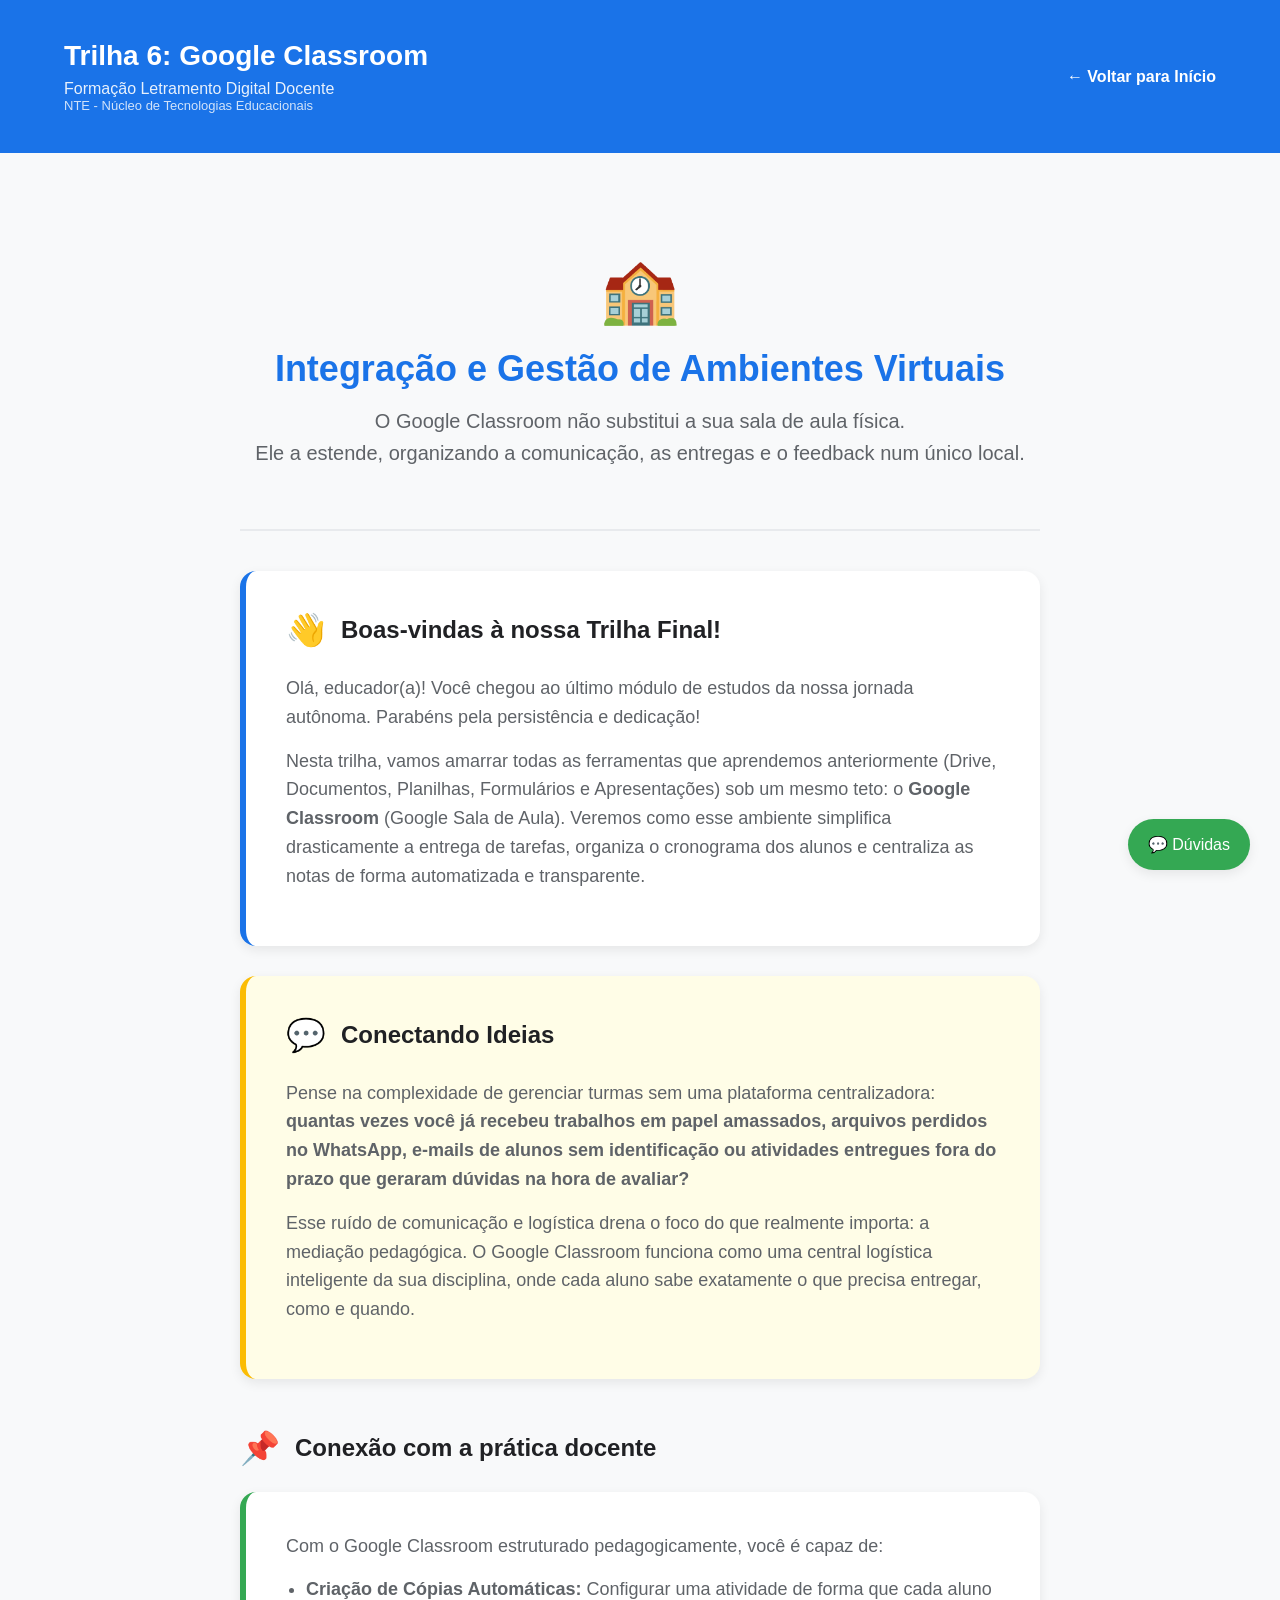
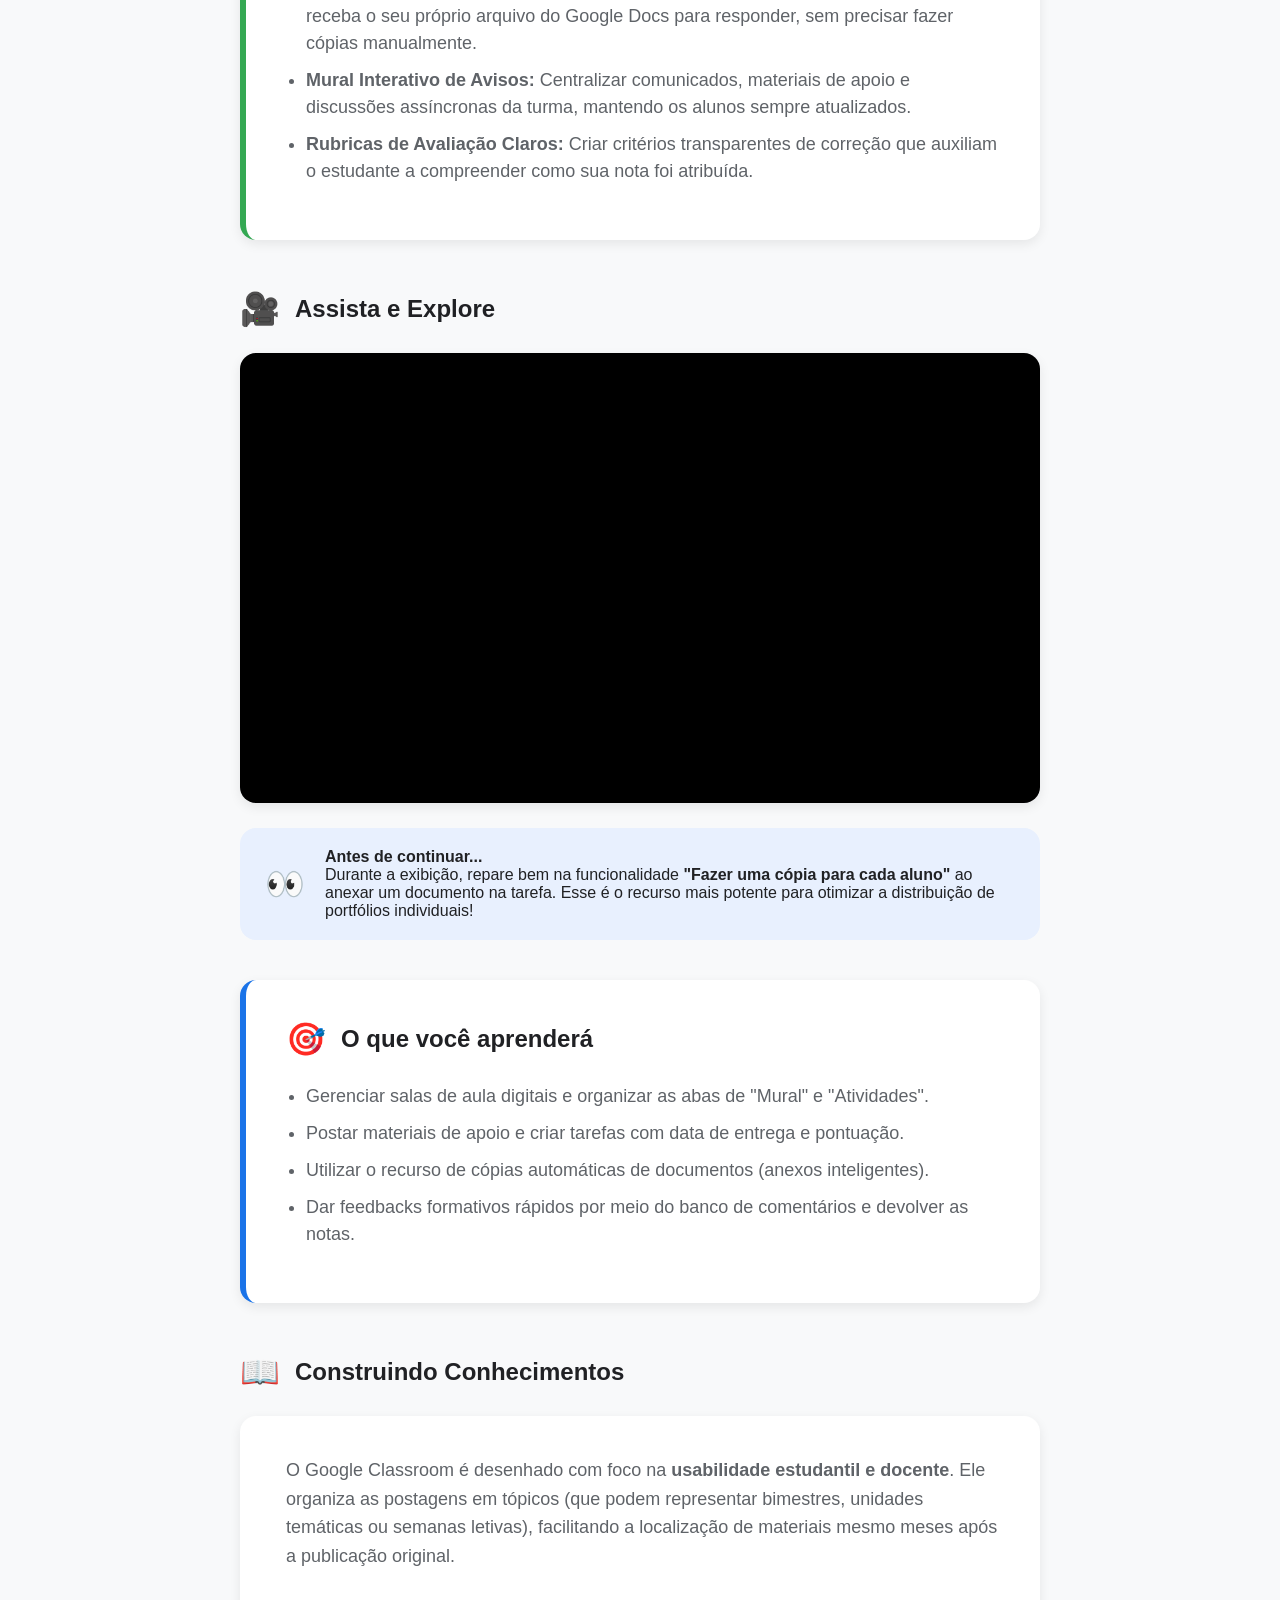
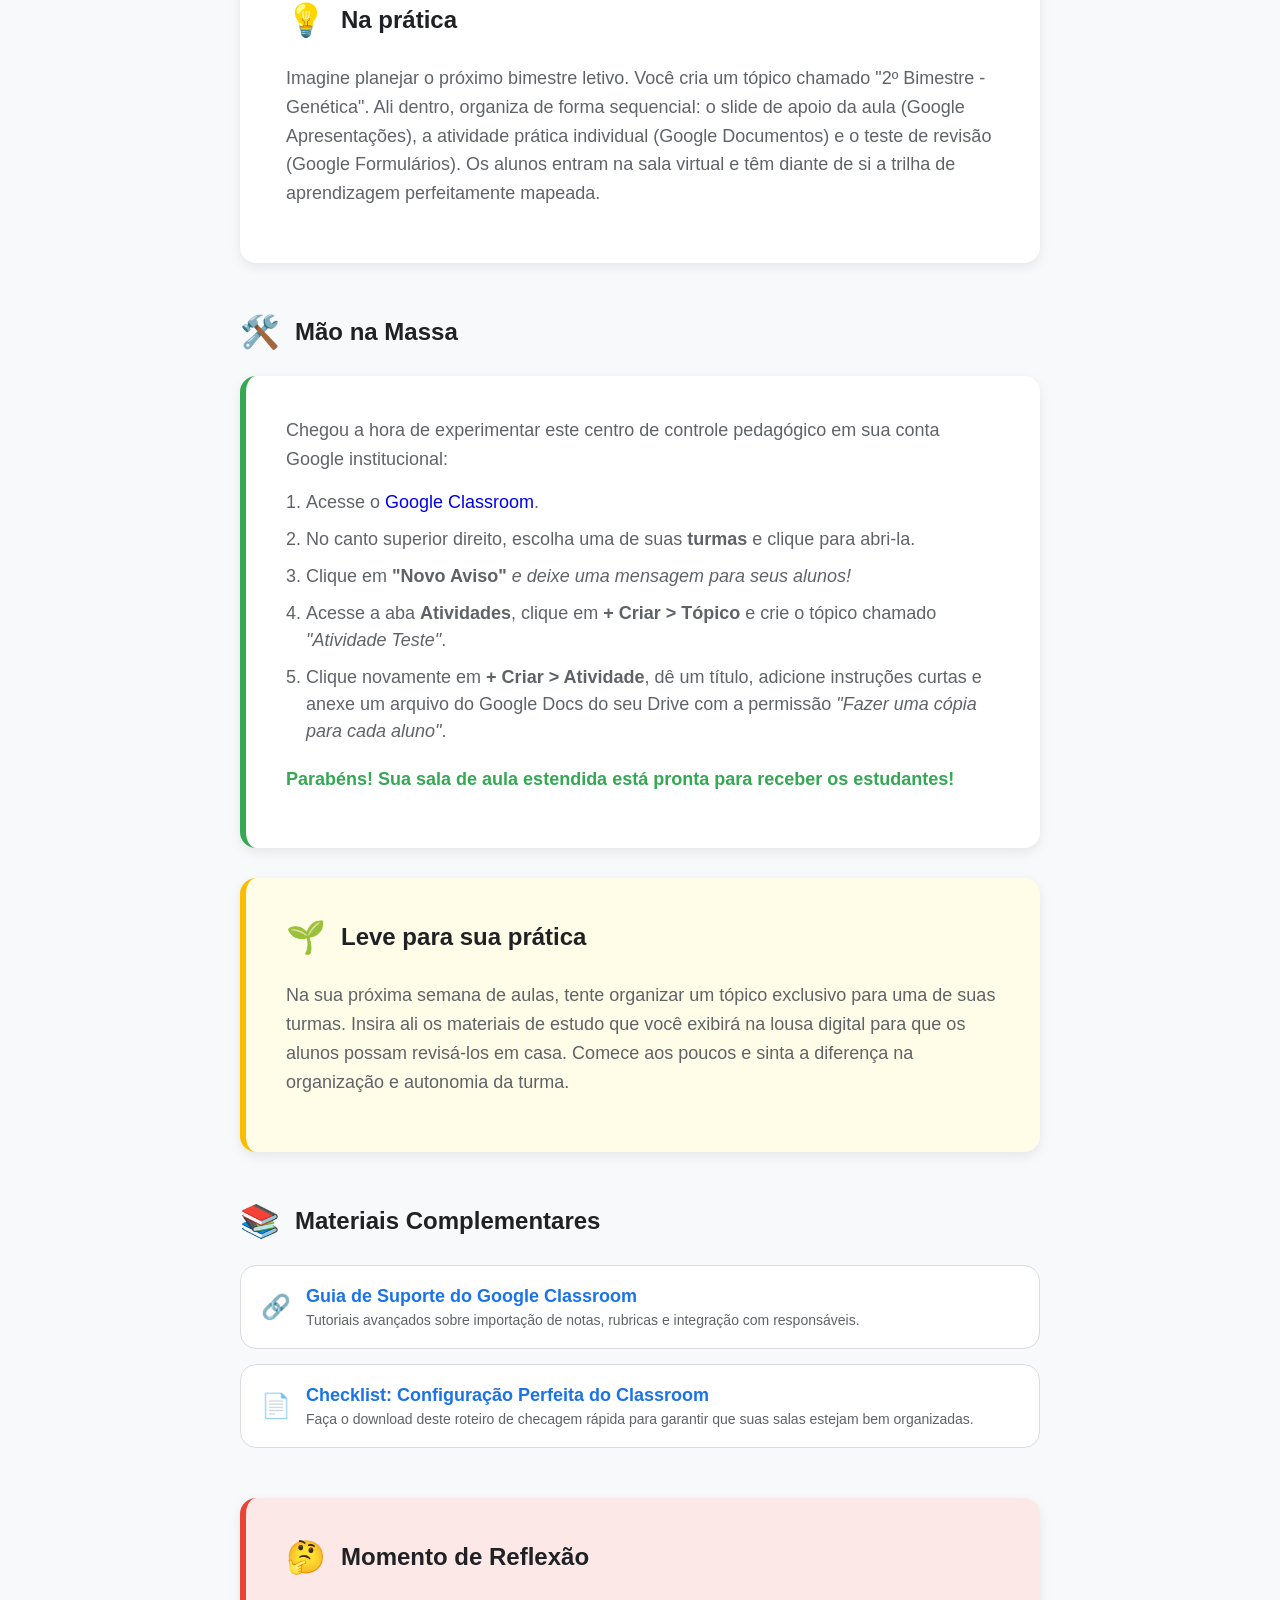
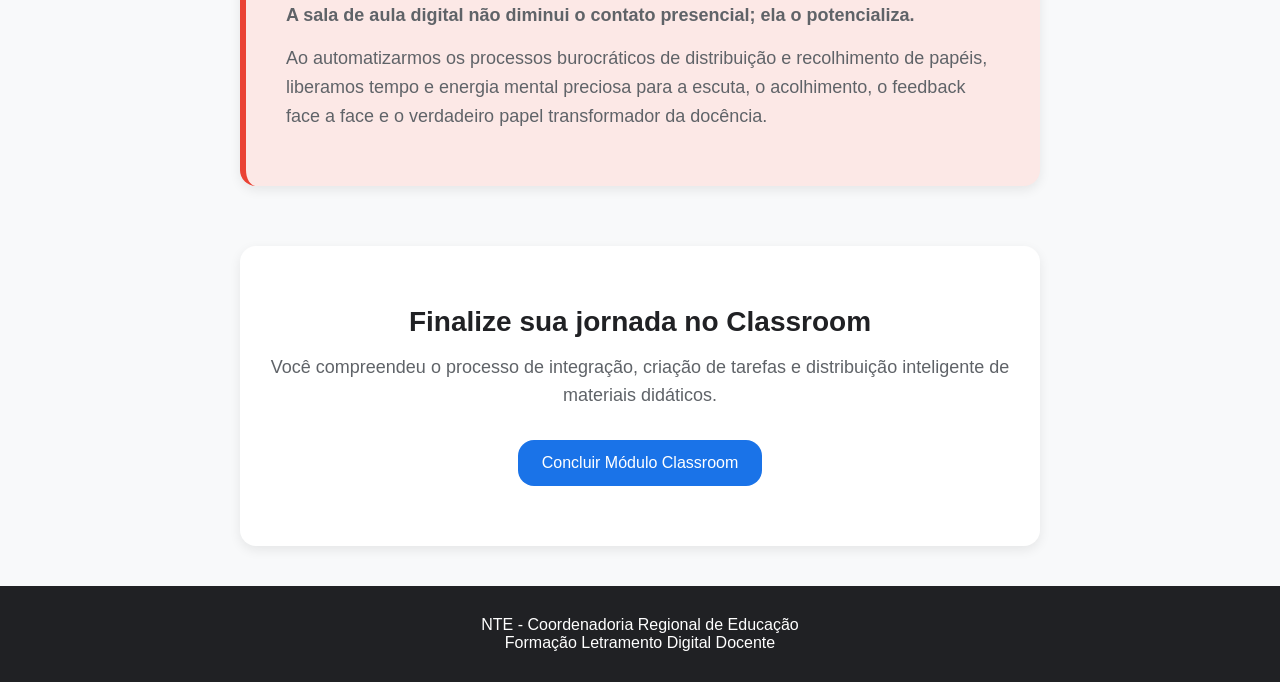
<file: modules/jornada/classroom/index.html>
<!DOCTYPE html>
<html lang="pt-BR">

<head>
    <meta charset="UTF-8">
    <meta name="viewport" content="width=device-width, initial-scale=1.0">
    <title>Google Classroom - Gestão da Aprendizagem | Formação Letramento Digital Docente</title>

    <!-- Importação dos estilos globais da raiz (Subindo 3 níveis de diretórios) -->
    <link rel="stylesheet" href="../../../assets/css/variables.css">
    <link rel="stylesheet" href="../../../assets/css/reset.css">
    <link rel="stylesheet" href="../../../assets/css/components.css">
    <link rel="stylesheet" href="../../../assets/css/style.css">

    <!-- Importação do estilo específico (style.css local que herda a identidade visual das trilhas) -->
    <link rel="stylesheet" href="style.css">
</head>

<body>

    <!-- ===================================
         CABEÇALHO
    =================================== -->
    <header class="header">
        <div class="container navbar">
            <div class="brand">
                <h1>Trilha 6: Google Classroom</h1>
                <span>Formação Letramento Digital Docente</span>
                <small>NTE - Núcleo de Tecnologias Educacionais</small>
            </div>
            <nav>
                <ul>
                    <li><a href="../index.html">← Voltar para Início</a></li>
                </ul>
            </nav>
        </div>
    </header>

    <main class="container module-content">

        <!-- ===================================
             HERO DA TRILHA
        =================================== -->
        <section class="module-hero">
            <span class="icon">🏫</span>
            <h2>Integração e Gestão de Ambientes Virtuais</h2>
            <p>O Google Classroom não substitui a sua sala de aula física.<br> Ele a estende, organizando a comunicação, as entregas e o feedback num único local.</p>
        </section>

        <!-- ===================================
             MENSAGEM DE BOAS-VINDAS
        =================================== -->
        <div class="pedagogical-card border-primary">
            <div class="section-header" style="margin-top: 0;">
                <span>👋</span>
                <h3>Boas-vindas à nossa Trilha Final!</h3>
            </div>
            <p>Olá, educador(a)! Você chegou ao último módulo de estudos da nossa jornada autônoma. Parabéns pela persistência e dedicação!</p>
            <p>Nesta trilha, vamos amarrar todas as ferramentas que aprendemos anteriormente (Drive, Documentos, Planilhas, Formulários e Apresentações) sob um mesmo teto: o <strong>Google Classroom</strong> (Google Sala de Aula). Veremos como esse ambiente simplifica drasticamente a entrega de tarefas, organiza o cronograma dos alunos e centraliza as notas de forma automatizada e transparente.</p>
        </div>

        <!-- ===================================
             CONECTANDO IDEIAS
        =================================== -->
        <div class="pedagogical-card border-accent">
            <div class="section-header" style="margin-top: 0;">
                <span>💬</span>
                <h3>Conectando Ideias</h3>
            </div>
            <p>Pense na complexidade de gerenciar turmas sem uma plataforma centralizadora: <strong>quantas vezes você já recebeu trabalhos em papel amassados, arquivos perdidos no WhatsApp, e-mails de alunos sem identificação ou atividades entregues fora do prazo que geraram dúvidas na hora de avaliar?</strong></p>
            <p>Esse ruído de comunicação e logística drena o foco do que realmente importa: a mediação pedagógica. O Google Classroom funciona como uma central logística inteligente da sua disciplina, onde cada aluno sabe exatamente o que precisa entregar, como e quando.</p>
        </div>

        <!-- ===================================
             CONEXÃO COM A PRÁTICA DOCENTE
        =================================== -->
        <div class="section-header">
            <span>📌</span>
            <h3>Conexão com a prática docente</h3>
        </div>
        <div class="pedagogical-card border-secondary">
            <p>Com o Google Classroom estruturado pedagogicamente, você é capaz de:</p>
            <ul>
                <li><strong>Criação de Cópias Automáticas:</strong> Configurar uma atividade de forma que cada aluno receba o seu próprio arquivo do Google Docs para responder, sem precisar fazer cópias manualmente.</li>
                <li><strong>Mural Interativo de Avisos:</strong> Centralizar comunicados, materiais de apoio e discussões assíncronas da turma, mantendo os alunos sempre atualizados.</li>
                <li><strong>Rubricas de Avaliação Claros:</strong> Criar critérios transparentes de correção que auxiliam o estudante a compreender como sua nota foi atribuída.</li>
            </ul>
        </div>

        <!-- ===================================
             ASSISTA E EXPLORE (VIDEOAULA)
        =================================== -->
        <div class="section-header">
            <span>🎥</span>
            <h3>Assista e Explore</h3>
        </div>
        
        <div class="video-wrapper">
            <!-- Iframe da videoaula de Google Classroom -->
            <iframe src="https://www.youtube.com/embed/mKn3gdt5bSU?si=V1risJLhBsx6Rjek" title="Videoaula Google Classroom" allowfullscreen></iframe>
        </div>

        <!-- ANTES DE CONTINUAR -->
        <div class="attention-box">
            <span class="icon">👀</span>
            <div>
                <p><strong>Antes de continuar...</strong></p>
                <p>Durante a exibição, repare bem na funcionalidade <strong>"Fazer uma cópia para cada aluno"</strong> ao anexar um documento na tarefa. Esse é o recurso mais potente para otimizar a distribuição de portfólios individuais!</p>
            </div>
        </div>

        <!-- O QUE VOCÊ APRENDERÁ -->
        <div class="pedagogical-card border-primary">
            <div class="section-header" style="margin-top: 0;">
                <span>🎯</span>
                <h3>O que você aprenderá</h3>
            </div>
            <ul>
                <li>Gerenciar salas de aula digitais e organizar as abas de "Mural" e "Atividades".</li>
                <li>Postar materiais de apoio e criar tarefas com data de entrega e pontuação.</li>
                <li>Utilizar o recurso de cópias automáticas de documentos (anexos inteligentes).</li>
                <li>Dar feedbacks formativos rápidos por meio do banco de comentários e devolver as notas.</li>
            </ul>
        </div>

        <!-- ===================================
             CONSTRUINDO CONHECIMENTOS & NA PRÁTICA
        =================================== -->
        <div class="section-header">
            <span>📖</span>
            <h3>Construindo Conhecimentos</h3>
        </div>
        <div class="pedagogical-card">
            <p>O Google Classroom é desenhado com foco na <strong>usabilidade estudantil e docente</strong>. Ele organiza as postagens em tópicos (que podem representar bimestres, unidades temáticas ou semanas letivas), facilitando a localização de materiais mesmo meses após a publicação original.</p>
            
            <div class="section-header" style="margin-top: 30px;">
                <span>💡</span>
                <h3>Na prática</h3>
            </div>
            <p>Imagine planejar o próximo bimestre letivo. Você cria um tópico chamado "2º Bimestre - Genética". Ali dentro, organiza de forma sequencial: o slide de apoio da aula (Google Apresentações), a atividade prática individual (Google Documentos) e o teste de revisão (Google Formulários). Os alunos entram na sala virtual e têm diante de si a trilha de aprendizagem perfeitamente mapeada.</p>
        </div>

        <!-- ===================================
             MÃO NA MASSA
        =================================== -->
        <div class="section-header">
            <span>🛠️</span>
            <h3>Mão na Massa</h3>
        </div>
        <div class="pedagogical-card border-secondary">
            <p>Chegou a hora de experimentar este centro de controle pedagógico em sua conta Google institucional:</p>
            <ol>
                <li>Acesse o <a href="https://classroom.google.com" target="_blank">Google Classroom</a>.</li>
                <li>No canto superior direito, escolha uma de suas<strong> turmas</strong> e clique para abri-la.</li>
                <li>Clique em <strong>"Novo Aviso"</strong> <em> e deixe uma mensagem para seus alunos!</em></li>
                <li>Acesse a aba <strong>Atividades</strong>, clique em <strong>+ Criar > Tópico</strong> e crie o tópico chamado <em>"Atividade Teste"</em>.</li>
                <li>Clique novamente em <strong>+ Criar > Atividade</strong>, dê um título, adicione instruções curtas e anexe um arquivo do Google Docs do seu Drive com a permissão <em>"Fazer uma cópia para cada aluno"</em>.</li>
            </ol>
            <p style="margin-top: 20px; font-weight: bold; color: var(--secondary);">Parabéns! Sua sala de aula estendida está pronta para receber os estudantes!</p>
        </div>

        <!-- ===================================
             LEVE PARA SUA PRÁTICA
        =================================== -->
        <div class="pedagogical-card border-accent">
            <div class="section-header" style="margin-top: 0;">
                <span>🌱</span>
                <h3>Leve para sua prática</h3>
            </div>
            <p>Na sua próxima semana de aulas, tente organizar um tópico exclusivo para uma de suas turmas. Insira ali os materiais de estudo que você exibirá na lousa digital para que os alunos possam revisá-los em casa. Comece aos poucos e sinta a diferença na organização e autonomia da turma.</p>
        </div>

        <!-- ===================================
             MATERIAIS COMPLEMENTARES
        =================================== -->
        <div class="section-header">
            <span>📚</span>
            <h3>Materiais Complementares</h3>
        </div>
        <div>
            <a href="https://support.google.com/edu/classroom/?hl=pt" target="_blank" class="resource-link">
                <span class="icon" style="font-size: 24px;">🔗</span>
                <div>
                    <h4>Guia de Suporte do Google Classroom</h4>
                    <p>Tutoriais avançados sobre importação de notas, rubricas e integração com responsáveis.</p>
                </div>
            </a>
            <a href="#" class="resource-link">
                <span class="icon" style="font-size: 24px;">📄</span>
                <div>
                    <h4>Checklist: Configuração Perfeita do Classroom</h4>
                    <p>Faça o download deste roteiro de checagem rápida para garantir que suas salas estejam bem organizadas.</p>
                </div>
            </a>
        </div>

        <!-- ===================================
             MOMENTO DE REFLEXÃO
        =================================== -->
        <div class="pedagogical-card border-danger" style="margin-top: 50px;">
            <div class="section-header" style="margin-top: 0;">
                <span>🤔</span>
                <h3>Momento de Reflexão</h3>
            </div>
            <p><strong>A sala de aula digital não diminui o contato presencial; ela o potencializa.</strong></p>
            <p>Ao automatizarmos os processos burocráticos de distribuição e recolhimento de papéis, liberamos tempo e energia mental preciosa para a escuta, o acolhimento, o feedback face a face e o verdadeiro papel transformador da docência.</p>
        </div>

        <!-- ===================================
             CONCLUSÃO GERAL DA JORNADA
        =================================== -->
        <div class="completion-box">
            <h2 id="congrats-title">Finalize sua jornada no Classroom</h2>
            <p id="completion-text" style="color: var(--text-light); margin-bottom: 30px; font-size: 18px; line-height: 1.6;">
                Você compreendeu o processo de integração, criação de tarefas e distribuição inteligente de materiais didáticos.
            </p>
            
            <button class="btn-primary" id="btn-concluir">Concluir Módulo Classroom</button>
        </div>

    </main>

    <!-- BOTÃO DE DÚVIDAS FLUTUANTE -->
    <a href="https://forms.gle/uGTxi2zx5ZvgR1VX8" class="help-button" target="_blank"> 💬 Dúvidas </a>

    <!-- RODAPÉ -->
    <footer>
        <p>NTE - Coordenadoria Regional de Educação</p>
        <p>Formação Letramento Digital Docente</p>
    </footer>

    <!-- JAVASCRIPT LOCAL -->
    <script src="script.js"></script>
</body>
</html>
</file>
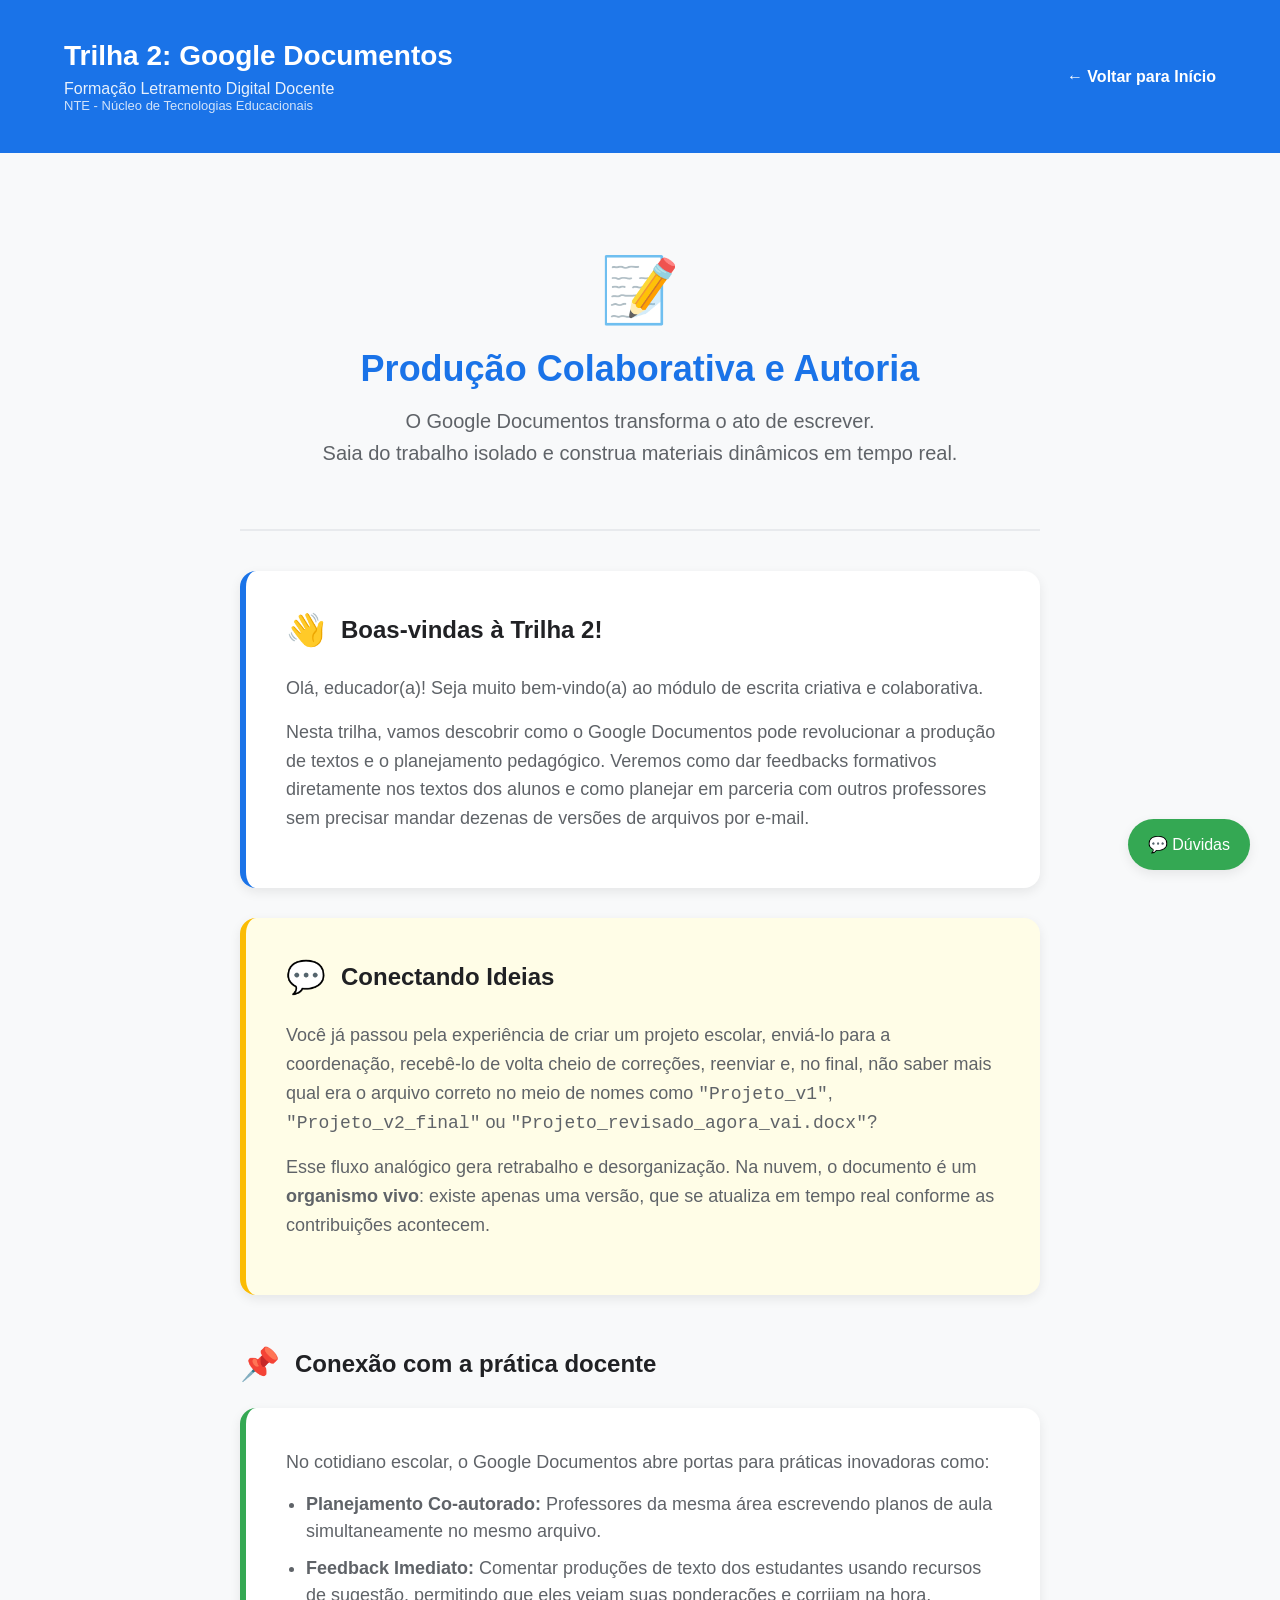
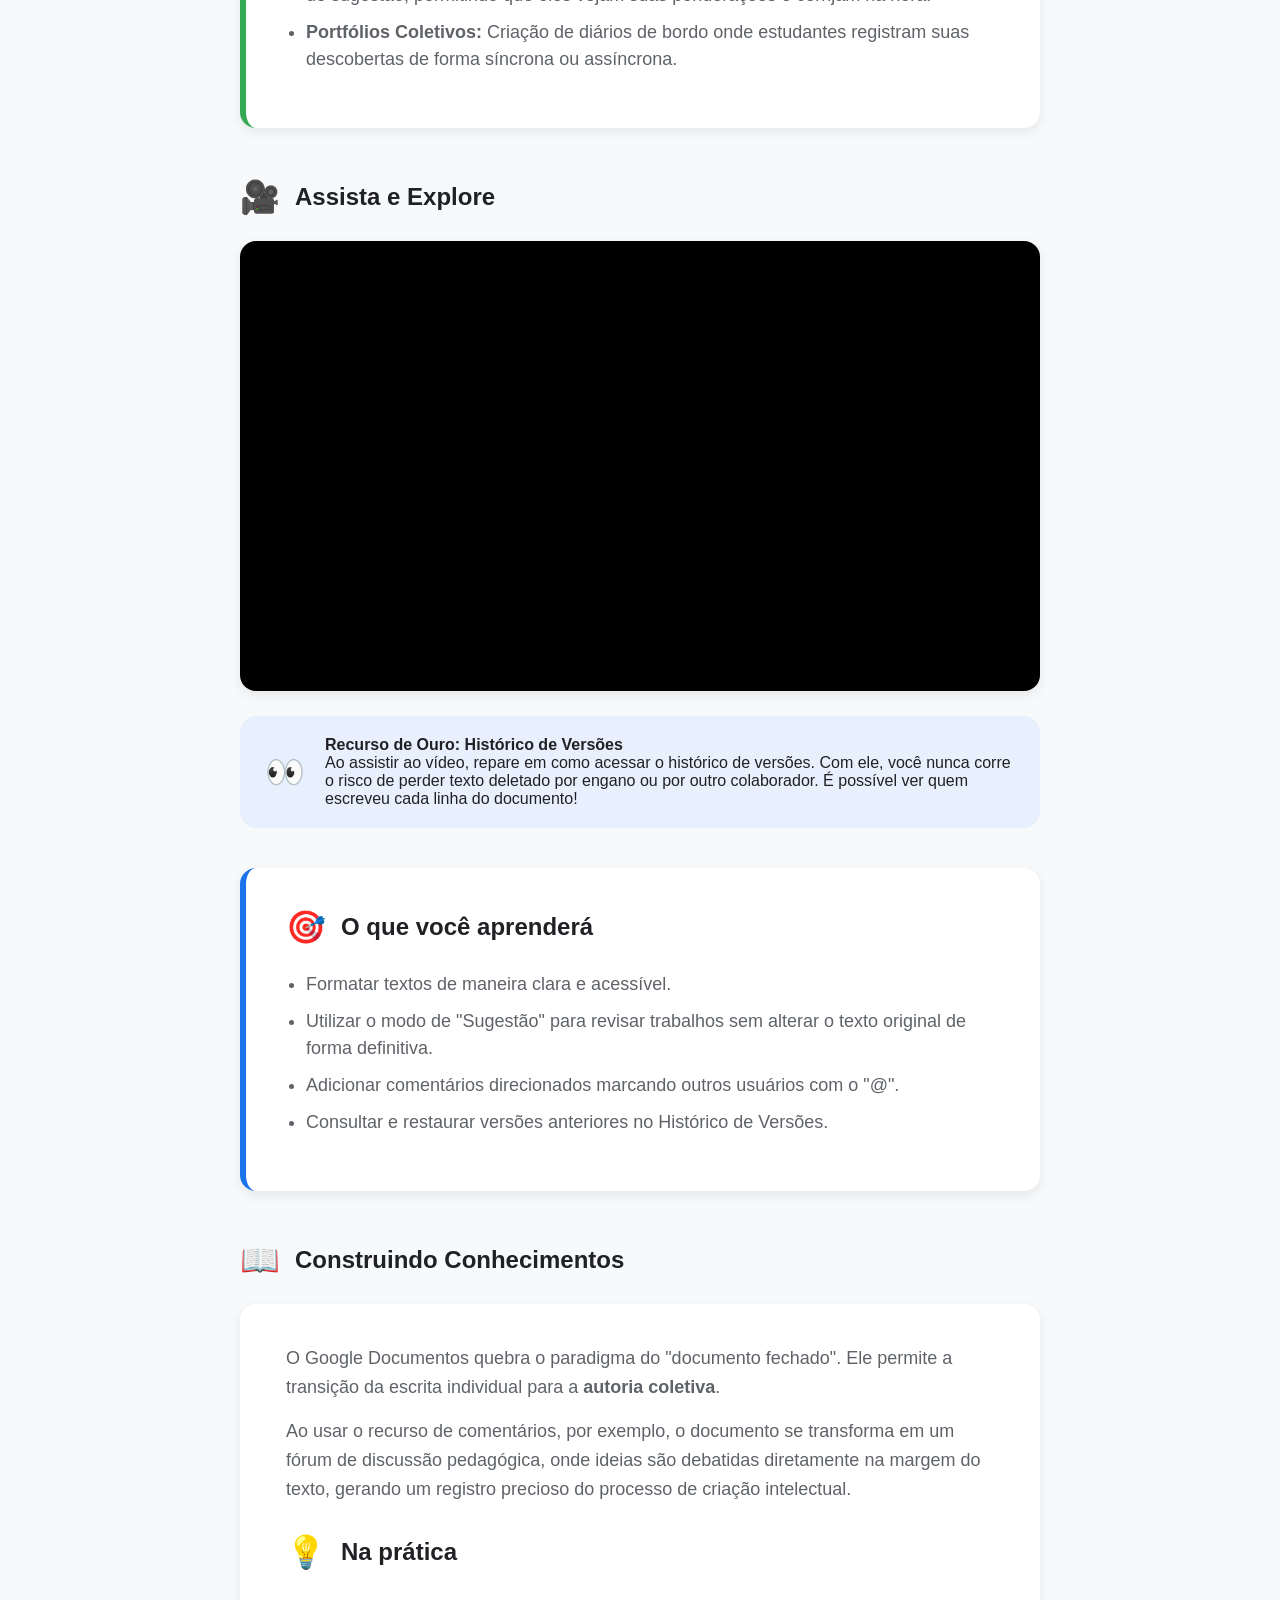
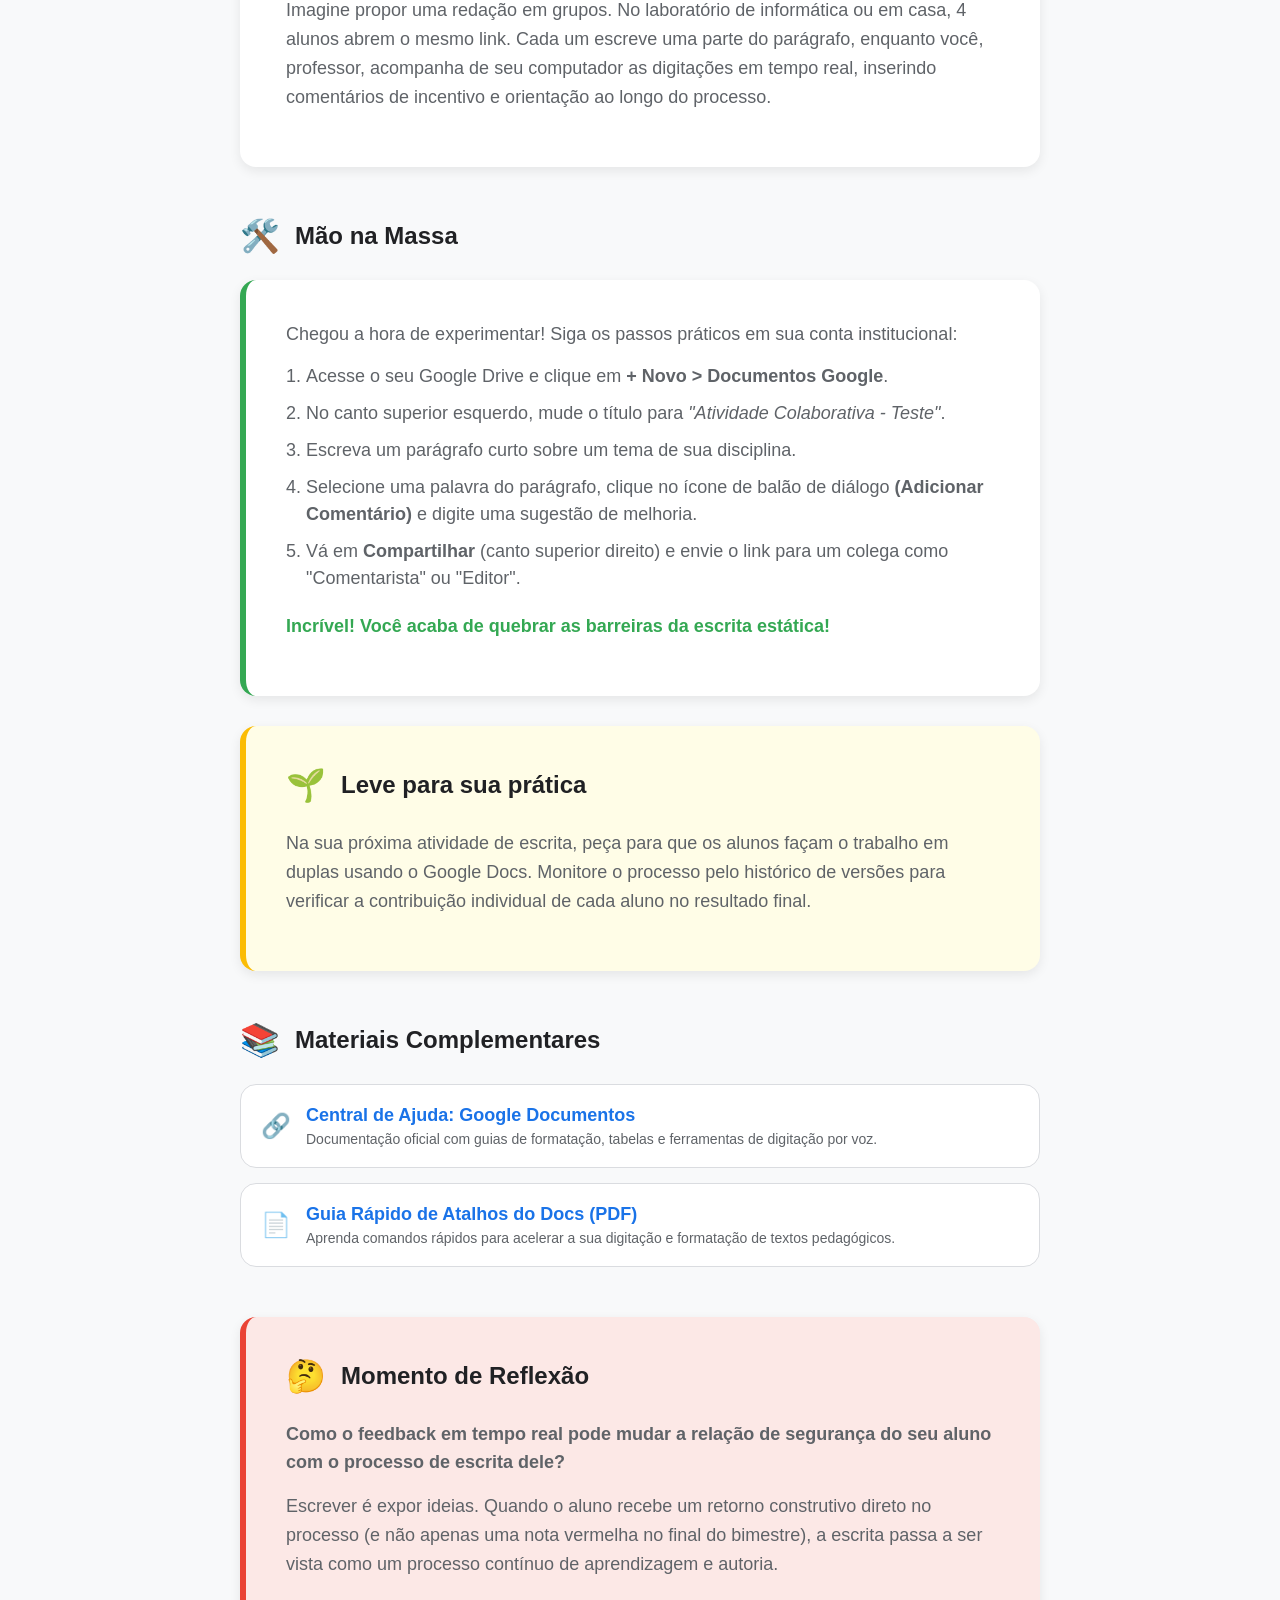
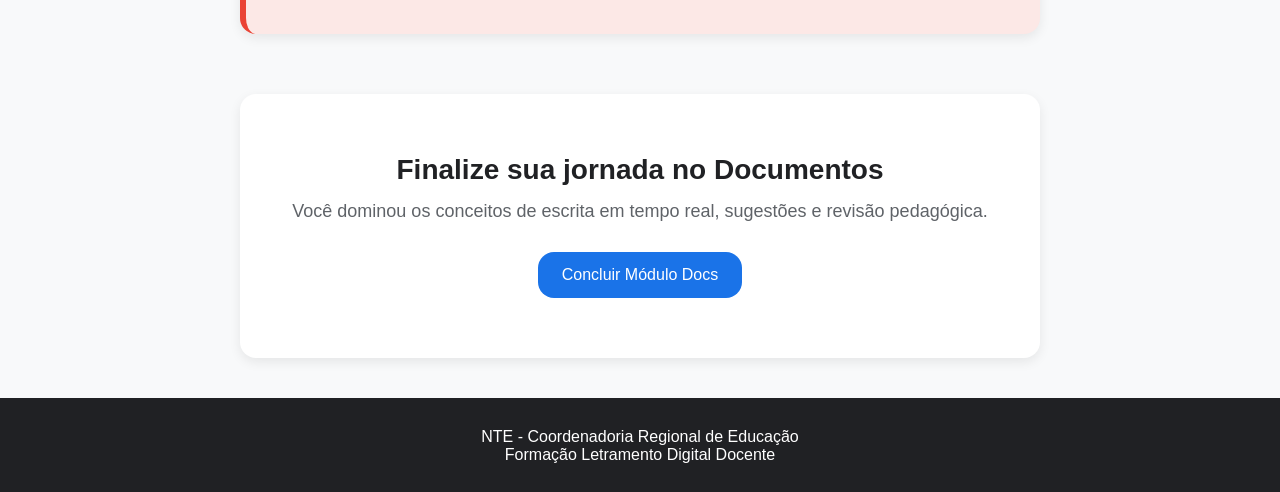
<file: modules/jornada/docs/index.html>
<!DOCTYPE html>
<html lang="pt-BR">

<head>
    <meta charset="UTF-8">
    <meta name="viewport" content="width=device-width, initial-scale=1.0">
    <title>Google Documentos - Escrita Colaborativa | Formação Letramento Digital Docente</title>

    <link rel="stylesheet" href="../../../assets/css/variables.css">
    <link rel="stylesheet" href="../../../assets/css/reset.css">
    <link rel="stylesheet" href="../../../assets/css/components.css">
    <link rel="stylesheet" href="../../../assets/css/style.css">

    <link rel="stylesheet" href="style.css">
</head>

<body>

    <header class="header">
        <div class="container navbar">
            <div class="brand">
                <h1>Trilha 2: Google Documentos</h1>
                <span>Formação Letramento Digital Docente</span>
                <small>NTE - Núcleo de Tecnologias Educacionais</small>
            </div>
            <nav>
                <ul>
                    <li><a href="../index.html">← Voltar para Início</a></li>
                </ul>
            </nav>
        </div>
    </header>

    <main class="container module-content">

        <section class="module-hero">
            <span class="icon">📝</span>
            <h2>Produção Colaborativa e Autoria</h2>
            <p>O Google Documentos transforma o ato de escrever.<br> Saia do trabalho isolado e construa materiais dinâmicos em tempo real.</p>
        </section>

        <div class="pedagogical-card border-primary">
            <div class="section-header" style="margin-top: 0;">
                <span>👋</span>
                <h3>Boas-vindas à Trilha 2!</h3>
            </div>
            <p>Olá, educador(a)! Seja muito bem-vindo(a) ao módulo de escrita criativa e colaborativa.</p>
            <p>Nesta trilha, vamos descobrir como o Google Documentos pode revolucionar a produção de textos e o planejamento pedagógico. Veremos como dar feedbacks formativos diretamente nos textos dos alunos e como planejar em parceria com outros professores sem precisar mandar dezenas de versões de arquivos por e-mail.</p>
        </div>

        <div class="pedagogical-card border-accent">
            <div class="section-header" style="margin-top: 0;">
                <span>💬</span>
                <h3>Conectando Ideias</h3>
            </div>
            <p>Você já passou pela experiência de criar um projeto escolar, enviá-lo para a coordenação, recebê-lo de volta cheio de correções, reenviar e, no final, não saber mais qual era o arquivo correto no meio de nomes como <code>"Projeto_v1"</code>, <code>"Projeto_v2_final"</code> ou <code>"Projeto_revisado_agora_vai.docx"</code>?</p>
            <p>Esse fluxo analógico gera retrabalho e desorganização. Na nuvem, o documento é um <strong>organismo vivo</strong>: existe apenas uma versão, que se atualiza em tempo real conforme as contribuições acontecem.</p>
        </div>

        <div class="section-header">
            <span>📌</span>
            <h3>Conexão com a prática docente</h3>
        </div>
        <div class="pedagogical-card border-secondary">
            <p>No cotidiano escolar, o Google Documentos abre portas para práticas inovadoras como:</p>
            <ul>
                <li><strong>Planejamento Co-autorado:</strong> Professores da mesma área escrevendo planos de aula simultaneamente no mesmo arquivo.</li>
                <li><strong>Feedback Imediato:</strong> Comentar produções de texto dos estudantes usando recursos de sugestão, permitindo que eles vejam suas ponderações e corrijam na hora.</li>
                <li><strong>Portfólios Coletivos:</strong> Criação de diários de bordo onde estudantes registram suas descobertas de forma síncrona ou assíncrona.</li>
            </ul>
        </div>

        <div class="section-header">
            <span>🎥</span>
            <h3>Assista e Explore</h3>
        </div>
        
        <div class="video-wrapper">
            <iframe src="https://www.youtube.com/embed/P2UBh5g9v9Y?si=wJRTkPdm2_QVGRgs" title="Videoaula Google Documentos" allowfullscreen></iframe>
        </div>

        <div class="attention-box">
            <span class="icon">👀</span>
            <div>
                <p><strong>Recurso de Ouro: Histórico de Versões</strong></p>
                <p>Ao assistir ao vídeo, repare em como acessar o histórico de versões. Com ele, você nunca corre o risco de perder texto deletado por engano ou por outro colaborador. É possível ver quem escreveu cada linha do documento!</p>
            </div>
        </div>

        <div class="pedagogical-card border-primary">
            <div class="section-header" style="margin-top: 0;">
                <span>🎯</span>
                <h3>O que você aprenderá</h3>
            </div>
            <ul>
                <li>Formatar textos de maneira clara e acessível.</li>
                <li>Utilizar o modo de "Sugestão" para revisar trabalhos sem alterar o texto original de forma definitiva.</li>
                <li>Adicionar comentários direcionados marcando outros usuários com o "@".</li>
                <li>Consultar e restaurar versões anteriores no Histórico de Versões.</li>
            </ul>
        </div>

        <div class="section-header">
            <span>📖</span>
            <h3>Construindo Conhecimentos</h3>
        </div>
        <div class="pedagogical-card">
            <p>O Google Documentos quebra o paradigma do "documento fechado". Ele permite a transição da escrita individual para a <strong>autoria coletiva</strong>.</p>
            <p>Ao usar o recurso de comentários, por exemplo, o documento se transforma em um fórum de discussão pedagógica, onde ideias são debatidas diretamente na margem do texto, gerando um registro precioso do processo de criação intelectual.</p>
            
            <div class="section-header" style="margin-top: 30px;">
                <span>💡</span>
                <h3>Na prática</h3>
            </div>
            <p>Imagine propor uma redação em grupos. No laboratório de informática ou em casa, 4 alunos abrem o mesmo link. Cada um escreve uma parte do parágrafo, enquanto você, professor, acompanha de seu computador as digitações em tempo real, inserindo comentários de incentivo e orientação ao longo do processo.</p>
        </div>

        <div class="section-header">
            <span>🛠️</span>
            <h3>Mão na Massa</h3>
        </div>
        <div class="pedagogical-card border-secondary">
            <p>Chegou a hora de experimentar! Siga os passos práticos em sua conta institucional:</p>
            <ol>
                <li>Acesse o seu Google Drive e clique em <strong>+ Novo > Documentos Google</strong>.</li>
                <li>No canto superior esquerdo, mude o título para <em>"Atividade Colaborativa - Teste"</em>.</li>
                <li>Escreva um parágrafo curto sobre um tema de sua disciplina.</li>
                <li>Selecione uma palavra do parágrafo, clique no ícone de balão de diálogo <strong>(Adicionar Comentário)</strong> e digite uma sugestão de melhoria.</li>
                <li>Vá em <strong>Compartilhar</strong> (canto superior direito) e envie o link para um colega como "Comentarista" ou "Editor".</li>
            </ol>
            <p style="margin-top: 20px; font-weight: bold; color: var(--secondary);">Incrível! Você acaba de quebrar as barreiras da escrita estática!</p>
        </div>

        <div class="pedagogical-card border-accent">
            <div class="section-header" style="margin-top: 0;">
                <span>🌱</span>
                <h3>Leve para sua prática</h3>
            </div>
            <p>Na sua próxima atividade de escrita, peça para que os alunos façam o trabalho em duplas usando o Google Docs. Monitore o processo pelo histórico de versões para verificar a contribuição individual de cada aluno no resultado final.</p>
        </div>

        <div class="section-header">
            <span>📚</span>
            <h3>Materiais Complementares</h3>
        </div>
        <div>
            <a href="https://support.google.com/docs/?hl=pt" target="_blank" class="resource-link">
                <span class="icon" style="font-size: 24px;">🔗</span>
                <div>
                    <h4>Central de Ajuda: Google Documentos</h4>
                    <p>Documentação oficial com guias de formatação, tabelas e ferramentas de digitação por voz.</p>
                </div>
            </a>
            <a href="#" class="resource-link">
                <span class="icon" style="font-size: 24px;">📄</span>
                <div>
                    <h4>Guia Rápido de Atalhos do Docs (PDF)</h4>
                    <p>Aprenda comandos rápidos para acelerar a sua digitação e formatação de textos pedagógicos.</p>
                </div>
            </a>
        </div>

        <div class="pedagogical-card border-danger" style="margin-top: 50px;">
            <div class="section-header" style="margin-top: 0;">
                <span>🤔</span>
                <h3>Momento de Reflexão</h3>
            </div>
            <p><strong>Como o feedback em tempo real pode mudar a relação de segurança do seu aluno com o processo de escrita dele?</strong></p>
            <p>Escrever é expor ideias. Quando o aluno recebe um retorno construtivo direto no processo (e não apenas uma nota vermelha no final do bimestre), a escrita passa a ser vista como um processo contínuo de aprendizagem e autoria.</p>
        </div>

        <div class="completion-box">
            <h2 id="congrats-title">Finalize sua jornada no Documentos</h2>
            <p style="color: var(--text-light); margin-bottom: 30px; font-size: 18px;">
                Você dominou os conceitos de escrita em tempo real, sugestões e revisão pedagógica.
            </p>
            
            <button class="btn-primary" id="btn-concluir">Concluir Módulo Docs</button>
            
            <div id="next-module-section" style="display: none; margin-top: 30px;">
                <p style="margin-bottom: 20px; font-size: 18px; color: var(--text);">Excelente! Agora que você já sabe estruturar textos,<br> vamos aprender a gerenciar dados pedagógicos de forma inteligente.</p>
                <a href="../planilhas/index.html" class="btn-primary" style="background: var(--secondary);">Ir para Trilha 3: Google Planilhas →</a>
            </div>
        </div>

    </main>

    <a href="https://forms.gle/uGTxi2zx5ZvgR1VX8" class="help-button" target="_blank"> 💬 Dúvidas </a>

    <footer>
        <p>NTE - Coordenadoria Regional de Educação</p>
        <p>Formação Letramento Digital Docente</p>
    </footer>

    <script src="script.js"></script>
</body>
</html>
</file>
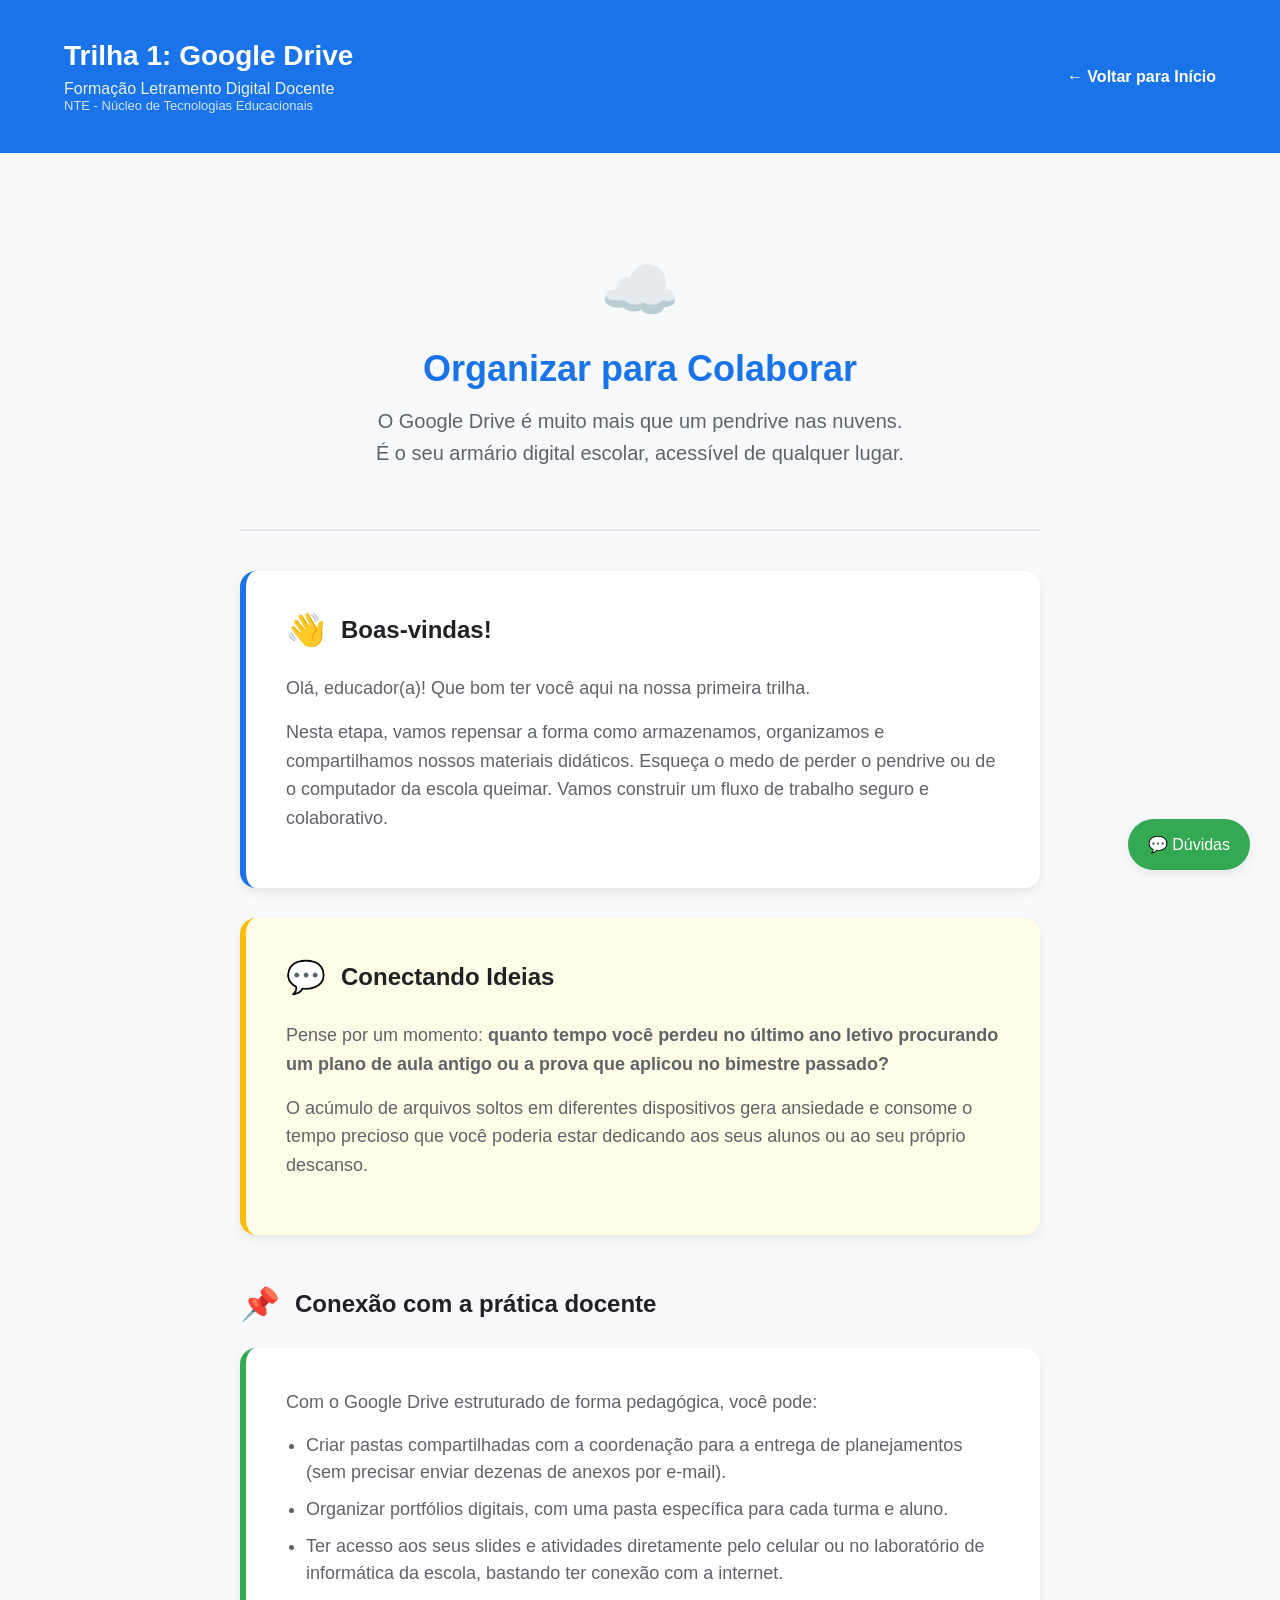
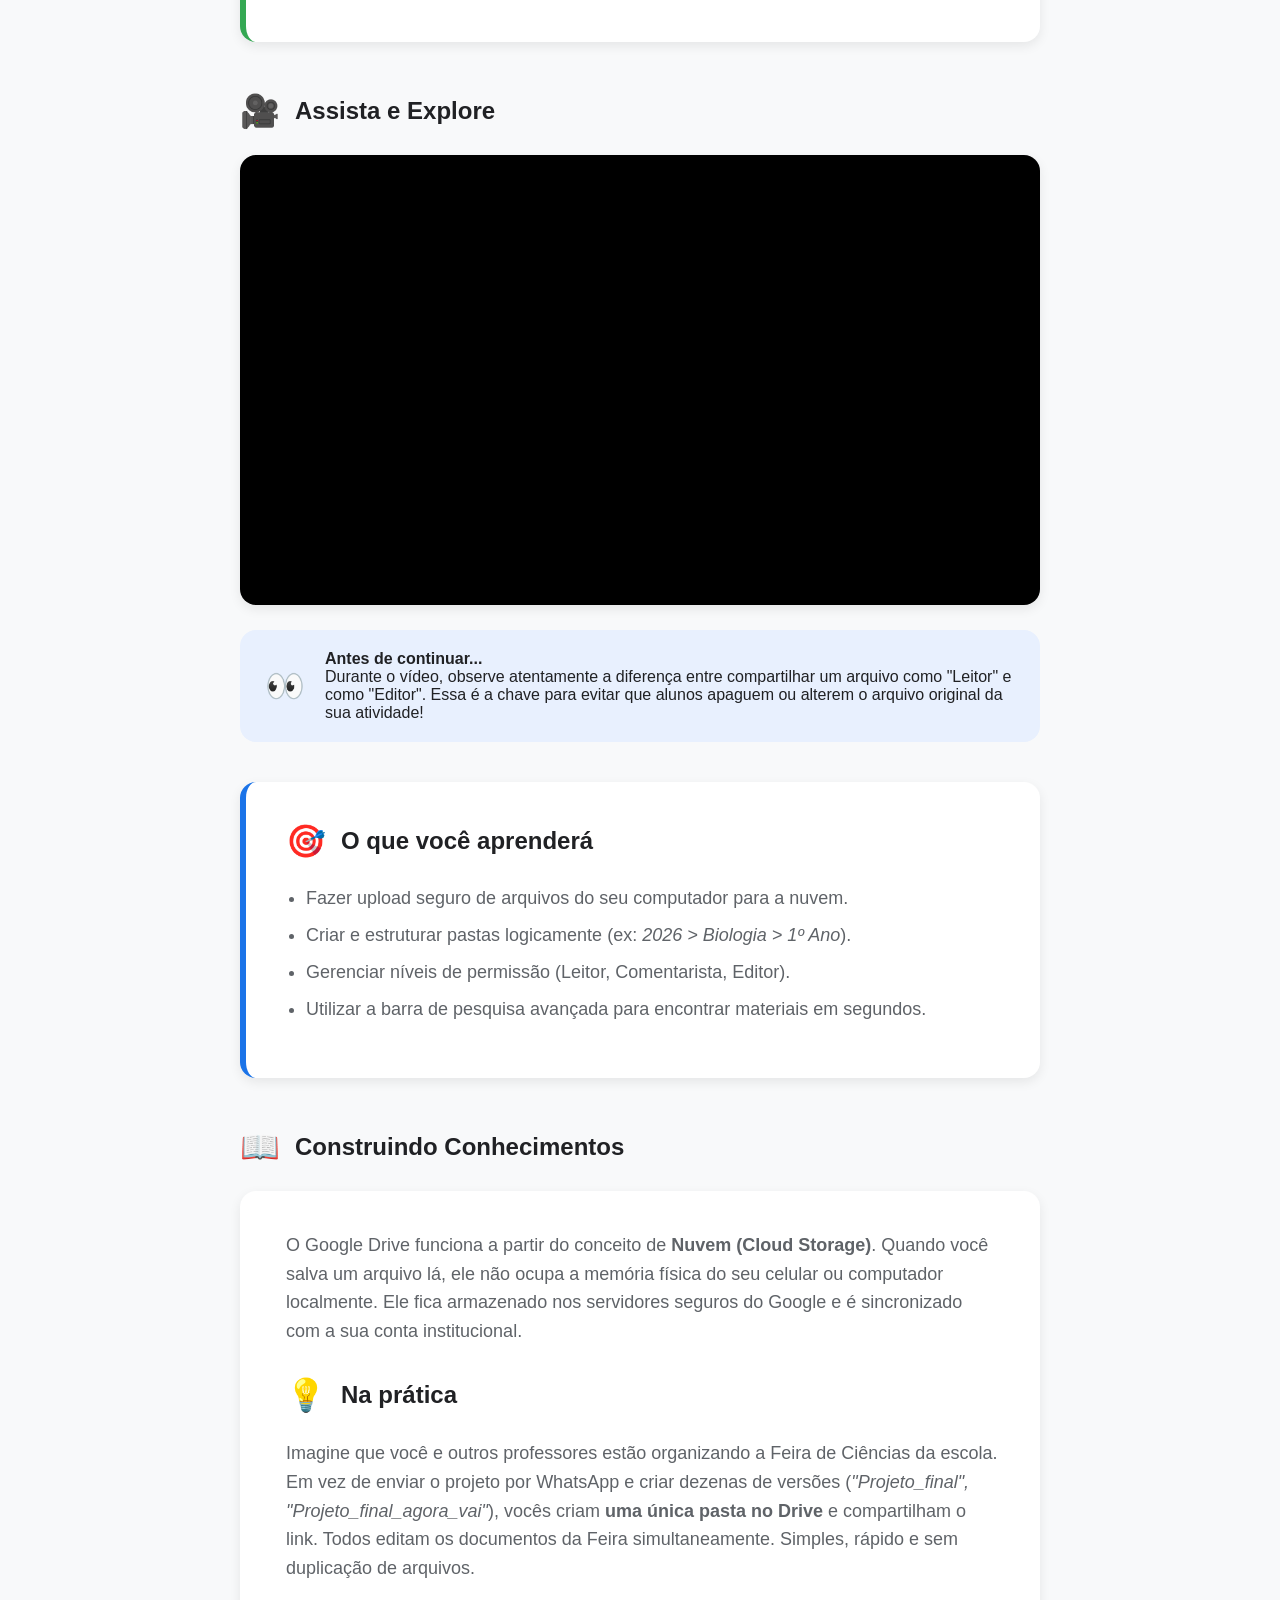
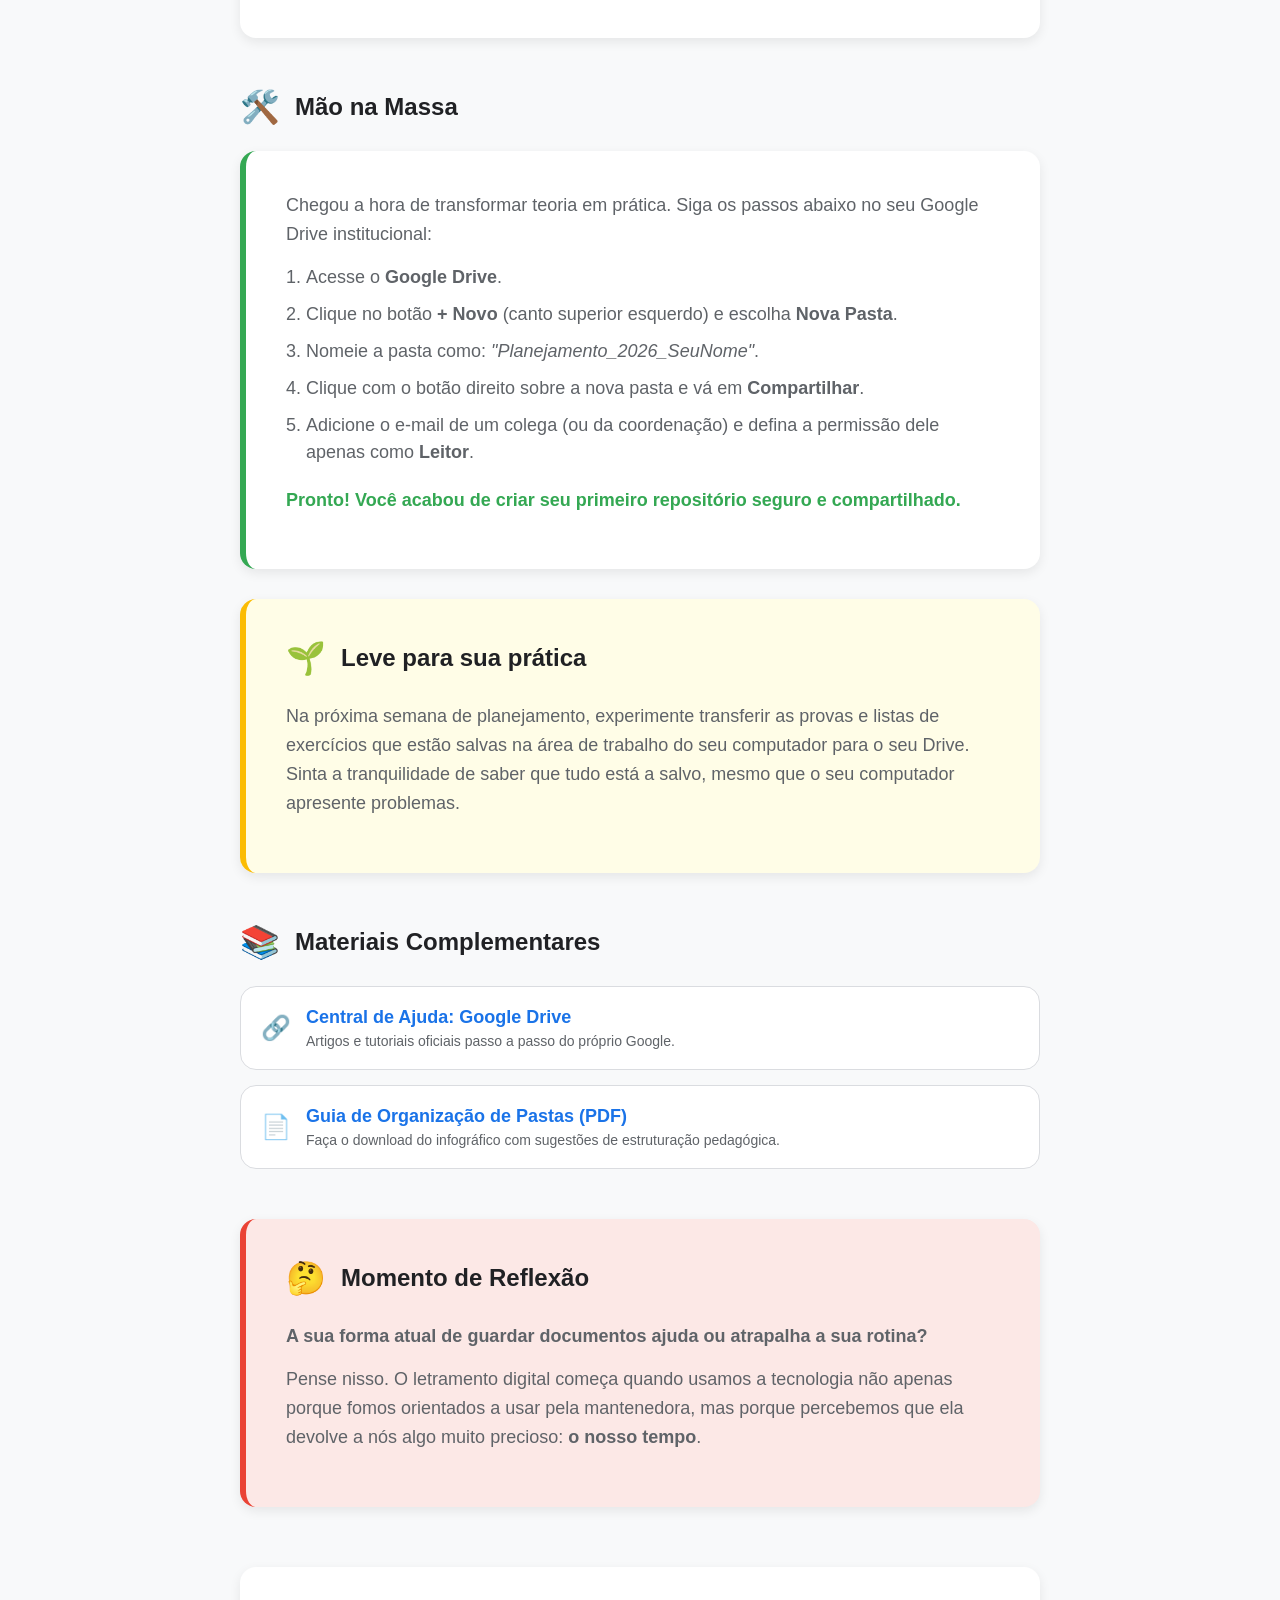
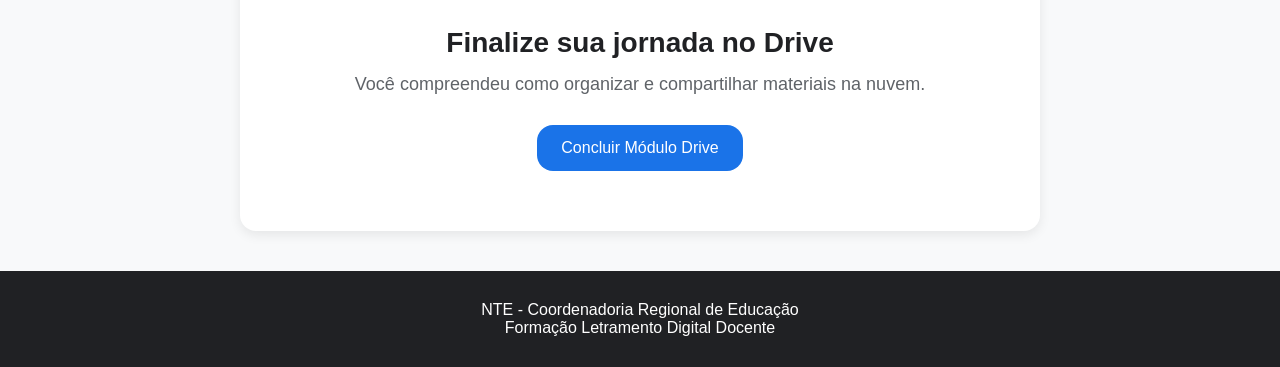
<file: modules/jornada/drive/index.html>
<!DOCTYPE html>
<html lang="pt-BR">

<head>
    <meta charset="UTF-8">
    <meta name="viewport" content="width=device-width, initial-scale=1.0">
    <title>Google Drive - Organizar para Colaborar | Formação Letramento Digital Docente</title>
<!-- Importação dos estilos globais da raiz -->
<link rel="stylesheet" href="../../../assets/css/variables.css">
<link rel="stylesheet" href="../../../assets/css/reset.css">
<link rel="stylesheet" href="../../../assets/css/components.css">
<link rel="stylesheet" href="../../../assets/css/style.css">

<!-- Importação do estilo ESPECÍFICO deste módulo (na mesma pasta) -->
<link rel="stylesheet" href="style.css">

</head>

<body>

   <!-- ===================================
         CABEÇALHO (Herdado do seu projeto)
    =================================== -->
    <header class="header">
        <div class="container navbar">
            <div class="brand">
                <h1>Trilha 1: Google Drive</h1>
                <span>Formação Letramento Digital Docente</span>
                <small>NTE - Núcleo de Tecnologias Educacionais</small>
            </div>
            <nav>
                <ul>
                    <!-- Volta para a raiz onde está o arquivo principal da jornada -->
                    <li><a href="../index.html">← Voltar para Início</a></li>
                </ul>
            </nav>
        </div>
    </header>

    <main class="container module-content">

        <!-- ===================================
             HERO DA TRILHA
        =================================== -->
        <section class="module-hero">
            <span class="icon">☁️</span>
            <h2>Organizar para Colaborar</h2>
            <p>O Google Drive é muito mais que um pendrive nas nuvens.<br> É o seu armário digital escolar, acessível de qualquer lugar.</p>
        </section>


        <!-- ===================================
             MENSAGEM DE BOAS-VINDAS
        =================================== -->
        <div class="pedagogical-card border-primary">
            <div class="section-header" style="margin-top: 0;">
                <span>👋</span>
                <h3>Boas-vindas!</h3>
            </div>
            <p>Olá, educador(a)! Que bom ter você aqui na nossa primeira trilha.</p>
            <p>Nesta etapa, vamos repensar a forma como armazenamos, organizamos e compartilhamos nossos materiais didáticos. Esqueça o medo de perder o pendrive ou de o computador da escola queimar. Vamos construir um fluxo de trabalho seguro e colaborativo.</p>
        </div>


        <!-- ===================================
             CONECTANDO IDEIAS
        =================================== -->
        <div class="pedagogical-card border-accent">
            <div class="section-header" style="margin-top: 0;">
                <span>💬</span>
                <h3>Conectando Ideias</h3>
            </div>
            <p>Pense por um momento: <strong>quanto tempo você perdeu no último ano letivo procurando um plano de aula antigo ou a prova que aplicou no bimestre passado?</strong></p>
            <p>O acúmulo de arquivos soltos em diferentes dispositivos gera ansiedade e consome o tempo precioso que você poderia estar dedicando aos seus alunos ou ao seu próprio descanso.</p>
        </div>


        <!-- ===================================
             CONEXÃO COM A PRÁTICA DOCENTE
        =================================== -->
        <div class="section-header">
            <span>📌</span>
            <h3>Conexão com a prática docente</h3>
        </div>
        <div class="pedagogical-card border-secondary">
            <p>Com o Google Drive estruturado de forma pedagógica, você pode:</p>
            <ul>
                <li>Criar pastas compartilhadas com a coordenação para a entrega de planejamentos (sem precisar enviar dezenas de anexos por e-mail).</li>
                <li>Organizar portfólios digitais, com uma pasta específica para cada turma e aluno.</li>
                <li>Ter acesso aos seus slides e atividades diretamente pelo celular ou no laboratório de informática da escola, bastando ter conexão com a internet.</li>
            </ul>
        </div>


        <!-- ===================================
             ASSISTA E EXPLORE (VIDEOAULA)
        =================================== -->
        <div class="section-header">
            <span>🎥</span>
            <h3>Assista e Explore</h3>
        </div>
        
        <div class="video-wrapper">
            <!-- Iframe de exemplo - Substituir pelo link real da videoaula -->
            <iframe src="https://www.youtube.com/embed/bSxhsxjXxOA?si=UJGKKGIEV--VEzHa" title="Videoaula Google Drive" allowfullscreen></iframe>
        </div>

        <!-- ANTES DE CONTINUAR -->
        <div class="attention-box">
            <span class="icon">👀</span>
            <div>
                <p><strong>Antes de continuar...</strong></p>
                <p>Durante o vídeo, observe atentamente a diferença entre compartilhar um arquivo como "Leitor" e como "Editor". Essa é a chave para evitar que alunos apaguem ou alterem o arquivo original da sua atividade!</p>
            </div>
        </div>


        <!-- ===================================
             O QUE VOCÊ APRENDERÁ
        =================================== -->
        <div class="pedagogical-card border-primary">
            <div class="section-header" style="margin-top: 0;">
                <span>🎯</span>
                <h3>O que você aprenderá</h3>
            </div>
            <ul>
                <li>Fazer upload seguro de arquivos do seu computador para a nuvem.</li>
                <li>Criar e estruturar pastas logicamente (ex: <em>2026 > Biologia > 1º Ano</em>).</li>
                <li>Gerenciar níveis de permissão (Leitor, Comentarista, Editor).</li>
                <li>Utilizar a barra de pesquisa avançada para encontrar materiais em segundos.</li>
            </ul>
        </div>


        <!-- ===================================
             CONSTRUINDO CONHECIMENTOS & NA PRÁTICA
        =================================== -->
        <div class="section-header">
            <span>📖</span>
            <h3>Construindo Conhecimentos</h3>
        </div>
        <div class="pedagogical-card">
            <p>O Google Drive funciona a partir do conceito de <strong>Nuvem (Cloud Storage)</strong>. Quando você salva um arquivo lá, ele não ocupa a memória física do seu celular ou computador localmente. Ele fica armazenado nos servidores seguros do Google e é sincronizado com a sua conta institucional.</p>
            
            <div class="section-header" style="margin-top: 30px;">
                <span>💡</span>
                <h3>Na prática</h3>
            </div>
            <p>Imagine que você e outros professores estão organizando a Feira de Ciências da escola. Em vez de enviar o projeto por WhatsApp e criar dezenas de versões (<em>"Projeto_final", "Projeto_final_agora_vai"</em>), vocês criam <strong>uma única pasta no Drive</strong> e compartilham o link. Todos editam os documentos da Feira simultaneamente. Simples, rápido e sem duplicação de arquivos.</p>
        </div>


        <!-- ===================================
             MÃO NA MASSA
        =================================== -->
        <div class="section-header">
            <span>🛠️</span>
            <h3>Mão na Massa</h3>
        </div>
        <div class="pedagogical-card border-secondary">
            <p>Chegou a hora de transformar teoria em prática. Siga os passos abaixo no seu Google Drive institucional:</p>
            <ol>
                <li>Acesse o <strong>Google Drive</strong>.</li>
                <li>Clique no botão <strong>+ Novo</strong> (canto superior esquerdo) e escolha <strong>Nova Pasta</strong>.</li>
                <li>Nomeie a pasta como: <em>"Planejamento_2026_SeuNome"</em>.</li>
                <li>Clique com o botão direito sobre a nova pasta e vá em <strong>Compartilhar</strong>.</li>
                <li>Adicione o e-mail de um colega (ou da coordenação) e defina a permissão dele apenas como <strong>Leitor</strong>.</li>
            </ol>
            <p style="margin-top: 20px; font-weight: bold; color: var(--secondary);">Pronto! Você acabou de criar seu primeiro repositório seguro e compartilhado.</p>
        </div>


        <!-- ===================================
             LEVE PARA SUA PRÁTICA
        =================================== -->
        <div class="pedagogical-card border-accent">
            <div class="section-header" style="margin-top: 0;">
                <span>🌱</span>
                <h3>Leve para sua prática</h3>
            </div>
            <p>Na próxima semana de planejamento, experimente transferir as provas e listas de exercícios que estão salvas na área de trabalho do seu computador para o seu Drive. Sinta a tranquilidade de saber que tudo está a salvo, mesmo que o seu computador apresente problemas.</p>
        </div>


        <!-- ===================================
             MATERIAIS COMPLEMENTARES
        =================================== -->
        <div class="section-header">
            <span>📚</span>
            <h3>Materiais Complementares</h3>
        </div>
        <div>
            <a href="https://support.google.com/drive/?hl=pt" target="_blank" class="resource-link">
                <span class="icon" style="font-size: 24px;">🔗</span>
                <div>
                    <h4>Central de Ajuda: Google Drive</h4>
                    <p>Artigos e tutoriais oficiais passo a passo do próprio Google.</p>
                </div>
            </a>
            <a href="#" class="resource-link">
                <span class="icon" style="font-size: 24px;">📄</span>
                <div>
                    <h4>Guia de Organização de Pastas (PDF)</h4>
                    <p>Faça o download do infográfico com sugestões de estruturação pedagógica.</p>
                </div>
            </a>
        </div>


        <!-- ===================================
             MOMENTO DE REFLEXÃO
        =================================== -->
        <div class="pedagogical-card border-danger" style="margin-top: 50px;">
            <div class="section-header" style="margin-top: 0;">
                <span>🤔</span>
                <h3>Momento de Reflexão</h3>
            </div>
            <p><strong>A sua forma atual de guardar documentos ajuda ou atrapalha a sua rotina?</strong></p>
            <p>Pense nisso. O letramento digital começa quando usamos a tecnologia não apenas porque fomos orientados a usar pela mantenedora, mas porque percebemos que ela devolve a nós algo muito precioso: <strong>o nosso tempo</strong>.</p>
        </div>


        <!-- ===================================
             CONCLUSÃO E PRÓXIMO PASSO
        =================================== -->
        <div class="completion-box">
            <h2 id="congrats-title">Finalize sua jornada no Drive</h2>
            <p style="color: var(--text-light); margin-bottom: 30px; font-size: 18px;">
                Você compreendeu como organizar e compartilhar materiais na nuvem.
            </p>
            
            <button class="btn-primary" id="btn-concluir">Concluir Módulo Drive</button>
            
            <div id="next-module-section" style="display: none; margin-top: 30px;">
                <p style="margin-bottom: 20px; font-size: 18px; color: var(--text);">Agora que nossa "sala de aula digital" está arrumada,<br> vamos aprender a construir documentos colaborativos nela.</p>
                <a href="../docs/index.html" class="btn-primary" style="background: var(--secondary);">Ir para Trilha 2: Google Documentos →</a>
            </div>
        </div>

    </main>

    <!-- BOTÃO DE DÚVIDAS FLUTUANTE (Herdado do seu projeto) -->
    <a href="https://forms.gle/uGTxi2zx5ZvgR1VX8" class="help-button" target="_blank"> 💬 Dúvidas </a>
    <script src="script.js"></script>

    <!-- RODAPÉ (Herdado do seu projeto) -->
    <footer>
        <p>NTE - Coordenadoria Regional de Educação</p>
        <p>Formação Letramento Digital Docente</p>
    </footer>
</file>
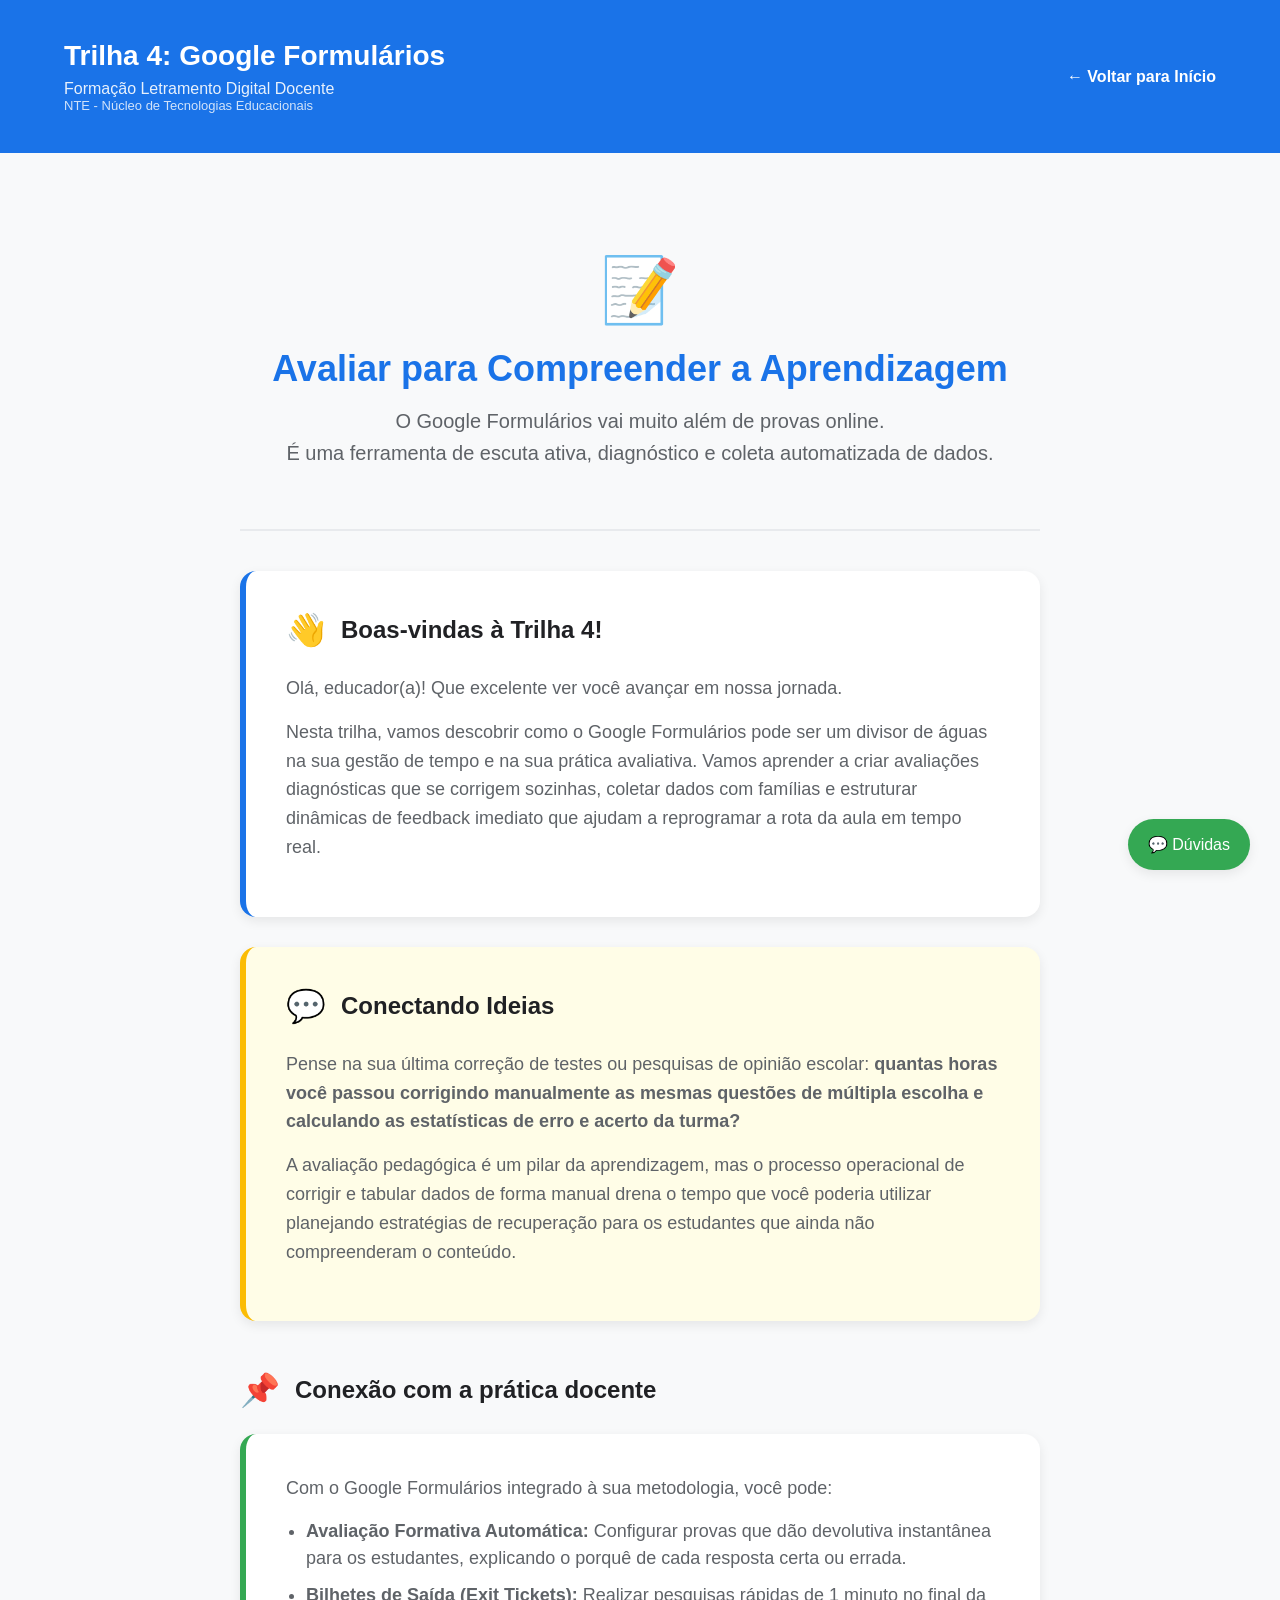
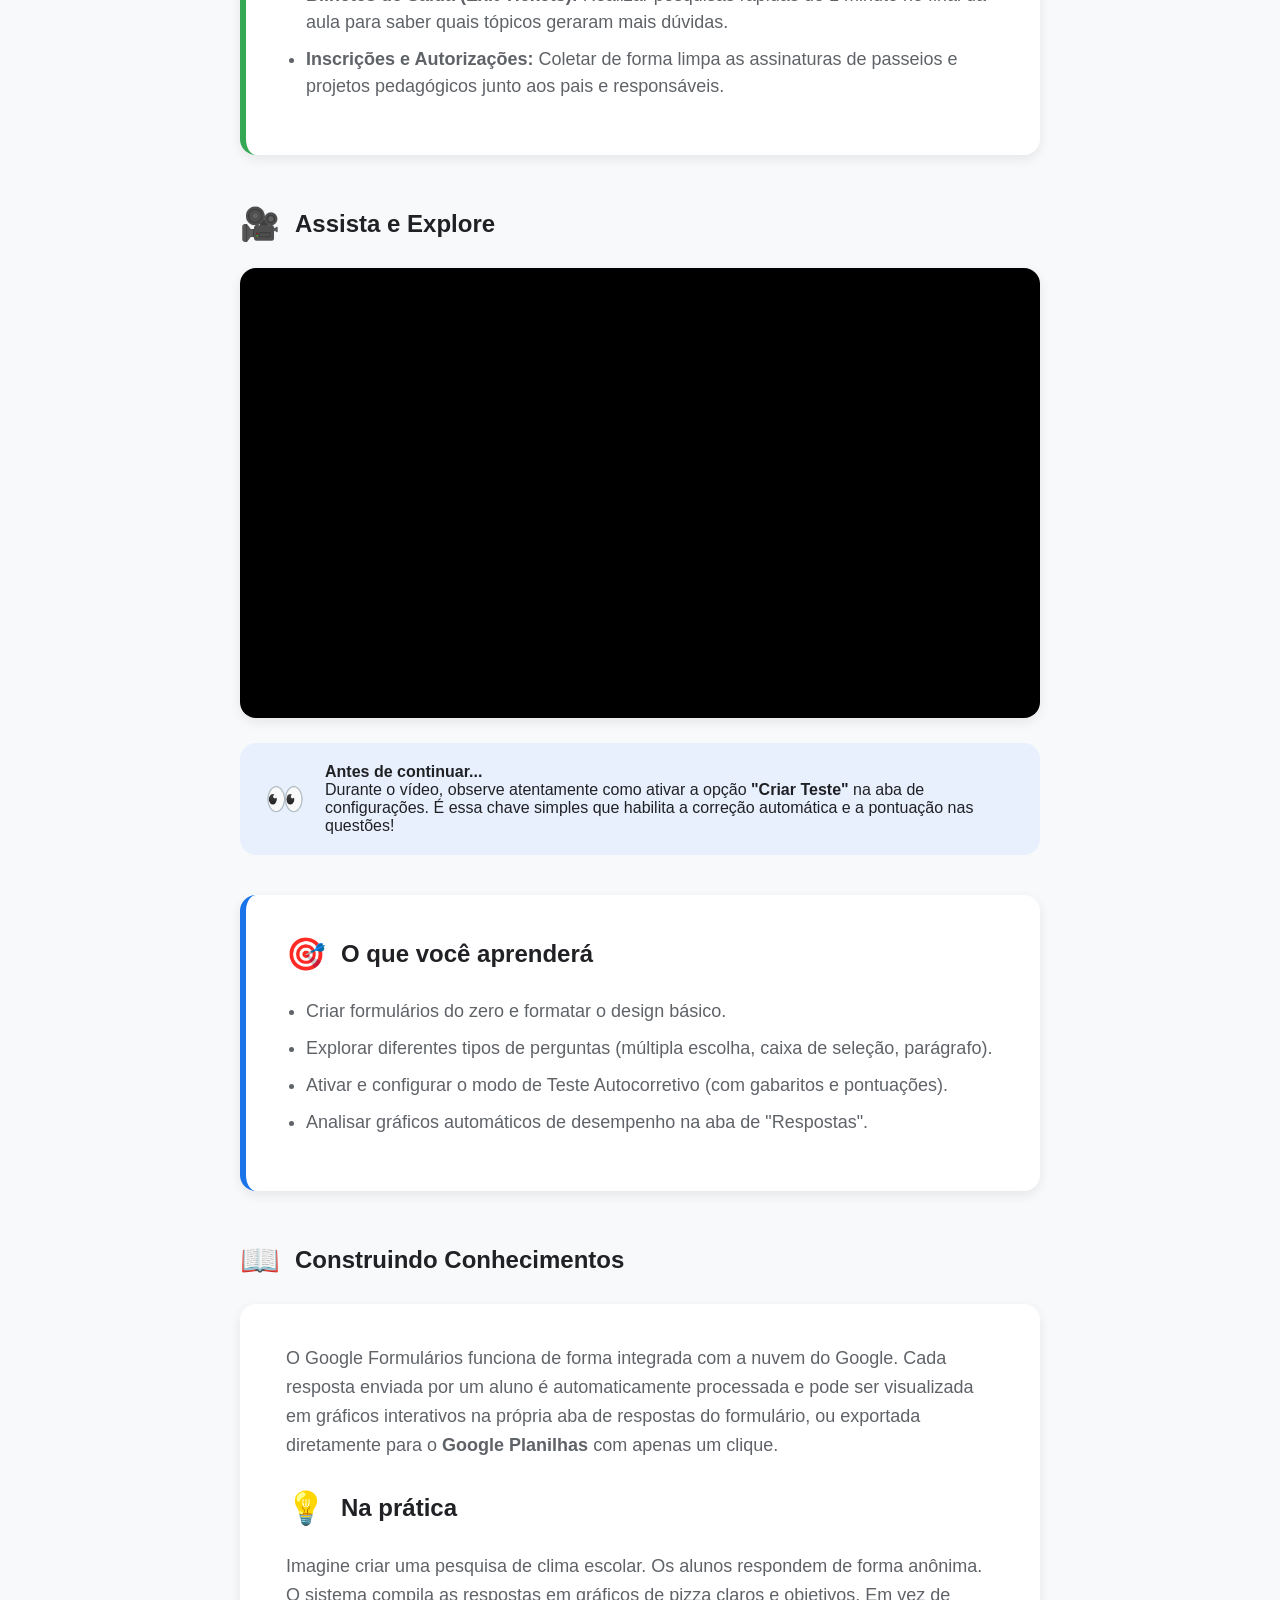
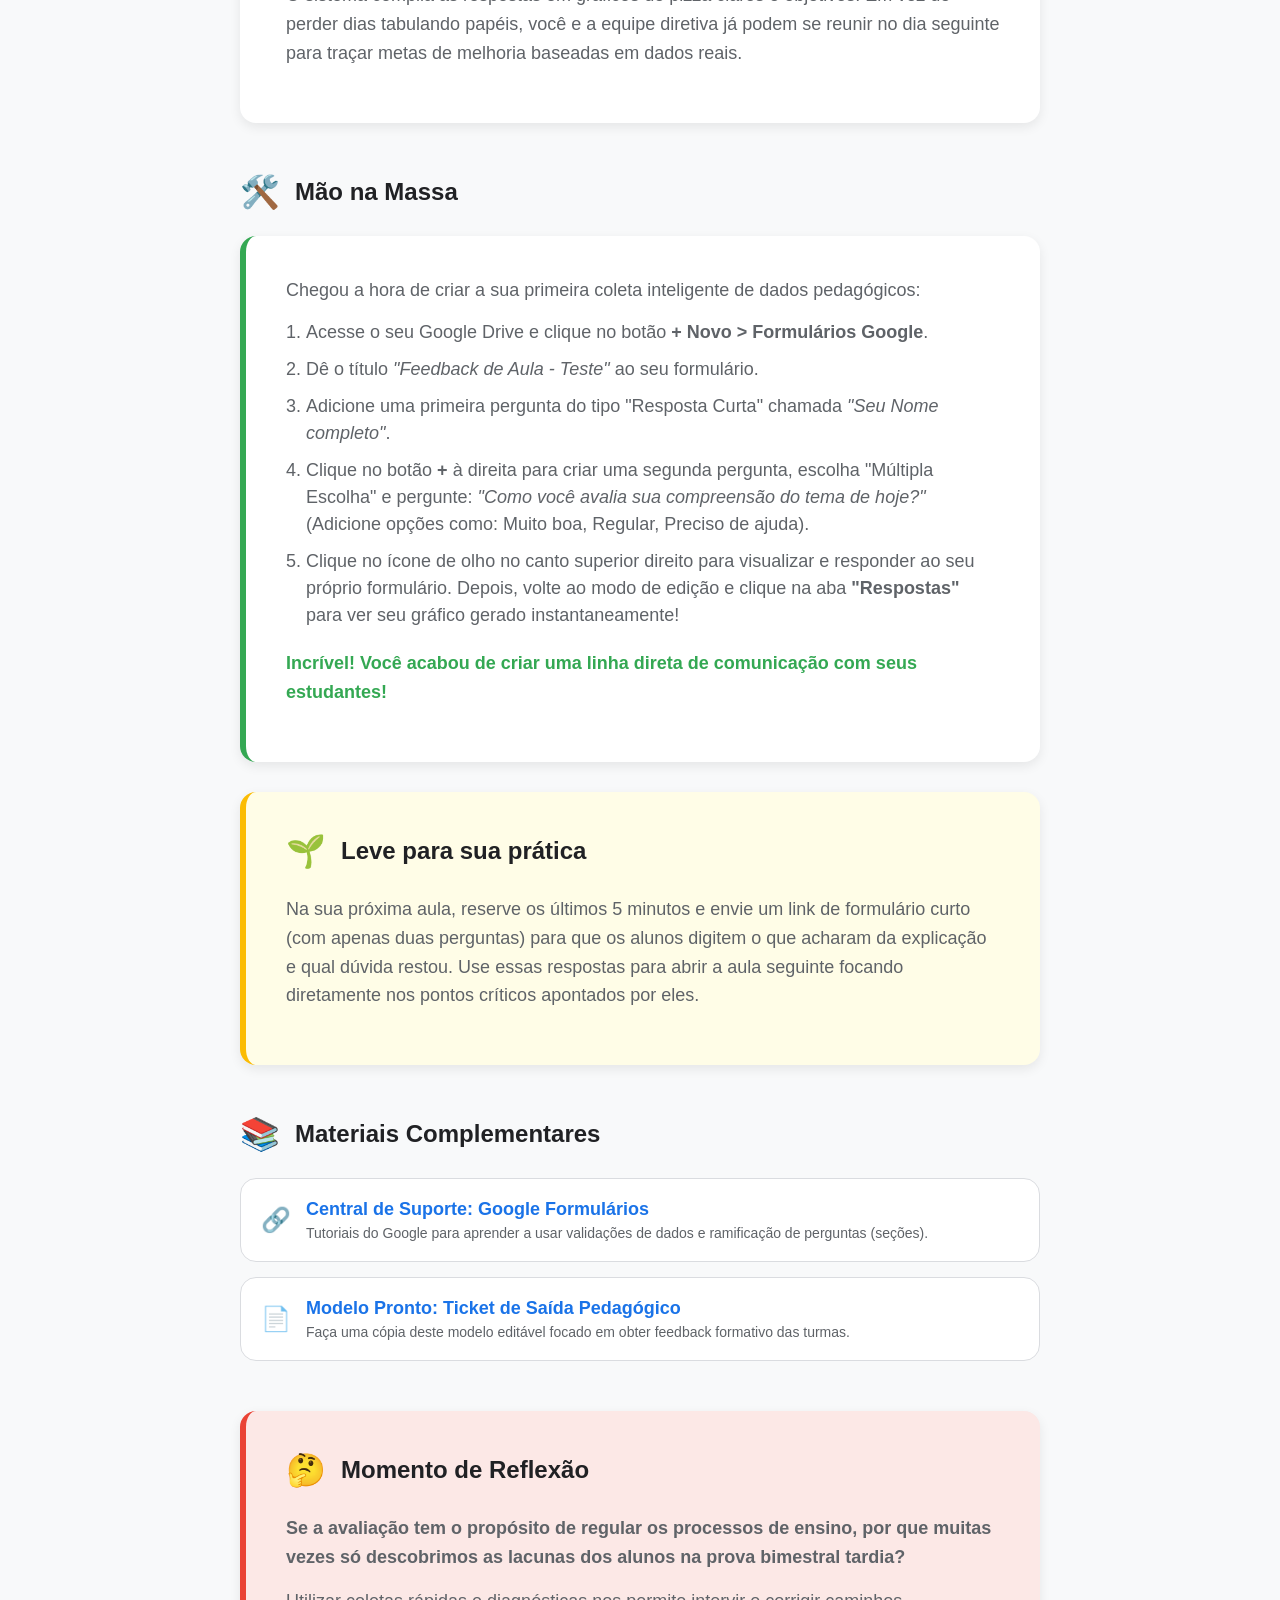
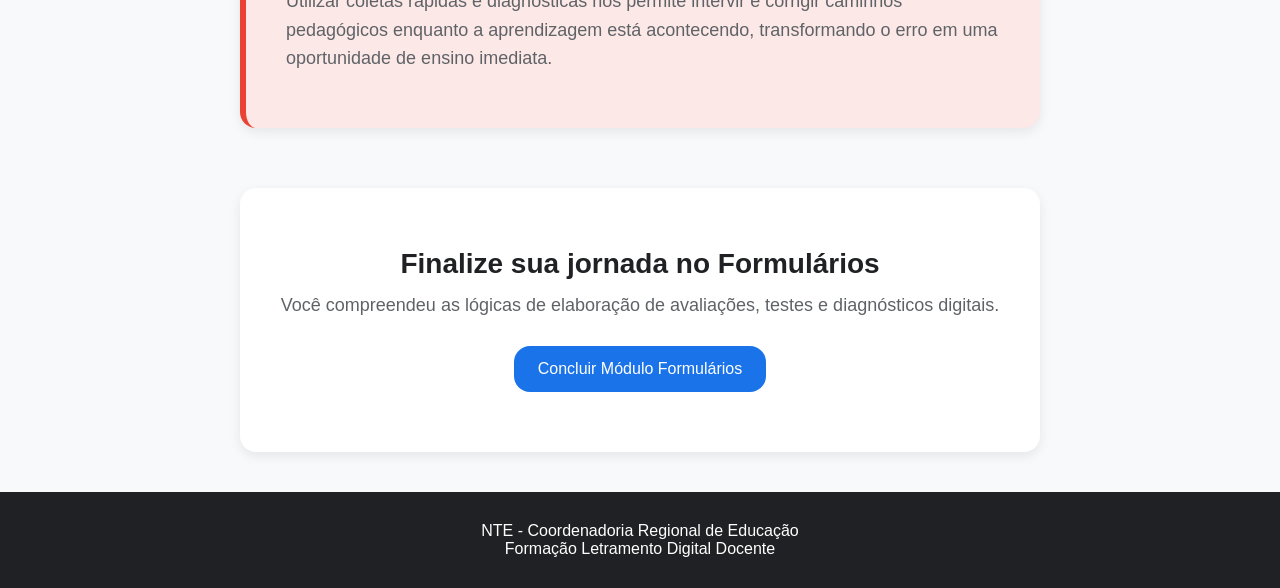
<file: modules/jornada/formularios/index.html>
<!DOCTYPE html>
<html lang="pt-BR">

<head>
    <meta charset="UTF-8">
    <meta name="viewport" content="width=device-width, initial-scale=1.0">
    <title>Google Formulários - Avaliar para Compreender | Formação Letramento Digital Docente</title>

    <!-- Importação dos estilos globais da raiz (Subindo 3 níveis de diretórios) -->
    <link rel="stylesheet" href="../../../assets/css/variables.css">
    <link rel="stylesheet" href="../../../assets/css/reset.css">
    <link rel="stylesheet" href="../../../assets/css/components.css">
    <link rel="stylesheet" href="../../../assets/css/style.css">

    <!-- Importação do estilo específico (Reutilizando a estrutura das trilhas anteriores) -->
    <link rel="stylesheet" href="style.css">
</head>

<body>

    <!-- ===================================
         CABEÇALHO
    =================================== -->
    <header class="header">
        <div class="container navbar">
            <div class="brand">
                <h1>Trilha 4: Google Formulários</h1>
                <span>Formação Letramento Digital Docente</span>
                <small>NTE - Núcleo de Tecnologias Educacionais</small>
            </div>
            <nav>
                <ul>
                    <li><a href="../index.html">← Voltar para Início</a></li>
                </ul>
            </nav>
        </div>
    </header>

    <main class="container module-content">

        <!-- ===================================
             HERO DA TRILHA
        =================================== -->
        <section class="module-hero">
            <span class="icon">📝</span>
            <h2>Avaliar para Compreender a Aprendizagem</h2>
            <p>O Google Formulários vai muito além de provas online.<br> É uma ferramenta de escuta ativa, diagnóstico e coleta automatizada de dados.</p>
        </section>

        <!-- ===================================
             MENSAGEM DE BOAS-VINDAS
        =================================== -->
        <div class="pedagogical-card border-primary">
            <div class="section-header" style="margin-top: 0;">
                <span>👋</span>
                <h3>Boas-vindas à Trilha 4!</h3>
            </div>
            <p>Olá, educador(a)! Que excelente ver você avançar em nossa jornada.</p>
            <p>Nesta trilha, vamos descobrir como o Google Formulários pode ser um divisor de águas na sua gestão de tempo e na sua prática avaliativa. Vamos aprender a criar avaliações diagnósticas que se corrigem sozinhas, coletar dados com famílias e estruturar dinâmicas de feedback imediato que ajudam a reprogramar a rota da aula em tempo real.</p>
        </div>

        <!-- ===================================
             CONECTANDO IDEIAS
        =================================== -->
        <div class="pedagogical-card border-accent">
            <div class="section-header" style="margin-top: 0;">
                <span>💬</span>
                <h3>Conectando Ideias</h3>
            </div>
            <p>Pense na sua última correção de testes ou pesquisas de opinião escolar: <strong>quantas horas você passou corrigindo manualmente as mesmas questões de múltipla escolha e calculando as estatísticas de erro e acerto da turma?</strong></p>
            <p>A avaliação pedagógica é um pilar da aprendizagem, mas o processo operacional de corrigir e tabular dados de forma manual drena o tempo que você poderia utilizar planejando estratégias de recuperação para os estudantes que ainda não compreenderam o conteúdo.</p>
        </div>

        <!-- ===================================
             CONEXÃO COM A PRÁTICA DOCENTE
        =================================== -->
        <div class="section-header">
            <span>📌</span>
            <h3>Conexão com a prática docente</h3>
        </div>
        <div class="pedagogical-card border-secondary">
            <p>Com o Google Formulários integrado à sua metodologia, você pode:</p>
            <ul>
                <li><strong>Avaliação Formativa Automática:</strong> Configurar provas que dão devolutiva instantânea para os estudantes, explicando o porquê de cada resposta certa ou errada.</li>
                <li><strong>Bilhetes de Saída (Exit Tickets):</strong> Realizar pesquisas rápidas de 1 minuto no final da aula para saber quais tópicos geraram mais dúvidas.</li>
                <li><strong>Inscrições e Autorizações:</strong> Coletar de forma limpa as assinaturas de passeios e projetos pedagógicos junto aos pais e responsáveis.</li>
            </ul>
        </div>

        <!-- ===================================
             ASSISTA E EXPLORE (VIDEOAULA)
        =================================== -->
        <div class="section-header">
            <span>🎥</span>
            <h3>Assista e Explore</h3>
        </div>
        
        <div class="video-wrapper">
            <!-- Iframe da videoaula de Google Formulários -->
            <iframe src="hhttps://www.youtube.com/embed/7KRR0z4mZnI?si=iEzOvauZmBuhYT6P" title="Videoaula Google Formulários" allowfullscreen></iframe>
        </div>

        <!-- ANTES DE CONTINUAR -->
        <div class="attention-box">
            <span class="icon">👀</span>
            <div>
                <p><strong>Antes de continuar...</strong></p>
                <p>Durante o vídeo, observe atentamente como ativar a opção <strong>"Criar Teste"</strong> na aba de configurações. É essa chave simples que habilita a correção automática e a pontuação nas questões!</p>
            </div>
        </div>

        <!-- O QUE VOCÊ APRENDERÁ -->
        <div class="pedagogical-card border-primary">
            <div class="section-header" style="margin-top: 0;">
                <span>🎯</span>
                <h3>O que você aprenderá</h3>
            </div>
            <ul>
                <li>Criar formulários do zero e formatar o design básico.</li>
                <li>Explorar diferentes tipos de perguntas (múltipla escolha, caixa de seleção, parágrafo).</li>
                <li>Ativar e configurar o modo de Teste Autocorretivo (com gabaritos e pontuações).</li>
                <li>Analisar gráficos automáticos de desempenho na aba de "Respostas".</li>
            </ul>
        </div>

        <!-- ===================================
             CONSTRUINDO CONHECIMENTOS & NA PRÁTICA
        =================================== -->
        <div class="section-header">
            <span>📖</span>
            <h3>Construindo Conhecimentos</h3>
        </div>
        <div class="pedagogical-card">
            <p>O Google Formulários funciona de forma integrada com a nuvem do Google. Cada resposta enviada por um aluno é automaticamente processada e pode ser visualizada em gráficos interativos na própria aba de respostas do formulário, ou exportada diretamente para o <strong>Google Planilhas</strong> com apenas um clique.</p>
            
            <div class="section-header" style="margin-top: 30px;">
                <span>💡</span>
                <h3>Na prática</h3>
            </div>
            <p>Imagine criar uma pesquisa de clima escolar. Os alunos respondem de forma anônima. O sistema compila as respostas em gráficos de pizza claros e objetivos. Em vez de perder dias tabulando papéis, você e a equipe diretiva já podem se reunir no dia seguinte para traçar metas de melhoria baseadas em dados reais.</p>
        </div>

        <!-- ===================================
             MÃO NA MASSA
        =================================== -->
        <div class="section-header">
            <span>🛠️</span>
            <h3>Mão na Massa</h3>
        </div>
        <div class="pedagogical-card border-secondary">
            <p>Chegou a hora de criar a sua primeira coleta inteligente de dados pedagógicos:</p>
            <ol>
                <li>Acesse o seu Google Drive e clique no botão <strong>+ Novo > Formulários Google</strong>.</li>
                <li>Dê o título <em>"Feedback de Aula - Teste"</em> ao seu formulário.</li>
                <li>Adicione uma primeira pergunta do tipo "Resposta Curta" chamada <em>"Seu Nome completo"</em>.</li>
                <li>Clique no botão <strong>+</strong> à direita para criar uma segunda pergunta, escolha "Múltipla Escolha" e pergunte: <em>"Como você avalia sua compreensão do tema de hoje?"</em> (Adicione opções como: Muito boa, Regular, Preciso de ajuda).</li>
                <li>Clique no ícone de olho no canto superior direito para visualizar e responder ao seu próprio formulário. Depois, volte ao modo de edição e clique na aba <strong>"Respostas"</strong> para ver seu gráfico gerado instantaneamente!</li>
            </ol>
            <p style="margin-top: 20px; font-weight: bold; color: var(--secondary);">Incrível! Você acabou de criar uma linha direta de comunicação com seus estudantes!</p>
        </div>

        <!-- ===================================
             LEVE PARA SUA PRÁTICA
        =================================== -->
        <div class="pedagogical-card border-accent">
            <div class="section-header" style="margin-top: 0;">
                <span>🌱</span>
                <h3>Leve para sua prática</h3>
            </div>
            <p>Na sua próxima aula, reserve os últimos 5 minutos e envie um link de formulário curto (com apenas duas perguntas) para que os alunos digitem o que acharam da explicação e qual dúvida restou. Use essas respostas para abrir a aula seguinte focando diretamente nos pontos críticos apontados por eles.</p>
        </div>

        <!-- ===================================
             MATERIAIS COMPLEMENTARES
        =================================== -->
        <div class="section-header">
            <span>📚</span>
            <h3>Materiais Complementares</h3>
        </div>
        <div>
            <a href="https://support.google.com/docs/answer/87809?hl=pt" target="_blank" class="resource-link">
                <span class="icon" style="font-size: 24px;">🔗</span>
                <div>
                    <h4>Central de Suporte: Google Formulários</h4>
                    <p>Tutoriais do Google para aprender a usar validações de dados e ramificação de perguntas (seções).</p>
                </div>
            </a>
            <a href="#" class="resource-link">
                <span class="icon" style="font-size: 24px;">📄</span>
                <div>
                    <h4>Modelo Pronto: Ticket de Saída Pedagógico</h4>
                    <p>Faça uma cópia deste modelo editável focado em obter feedback formativo das turmas.</p>
                </div>
            </a>
        </div>

        <!-- ===================================
             MOMENTO DE REFLEXÃO
        =================================== -->
        <div class="pedagogical-card border-danger" style="margin-top: 50px;">
            <div class="section-header" style="margin-top: 0;">
                <span>🤔</span>
                <h3>Momento de Reflexão</h3>
            </div>
            <p><strong>Se a avaliação tem o propósito de regular os processos de ensino, por que muitas vezes só descobrimos as lacunas dos alunos na prova bimestral tardia?</strong></p>
            <p>Utilizar coletas rápidas e diagnósticas nos permite intervir e corrigir caminhos pedagógicos enquanto a aprendizagem está acontecendo, transformando o erro em uma oportunidade de ensino imediata.</p>
        </div>

        <!-- ===================================
             CONCLUSÃO E PRÓXIMO PASSO
        =================================== -->
        <div class="completion-box">
            <h2 id="congrats-title">Finalize sua jornada no Formulários</h2>
            <p style="color: var(--text-light); margin-bottom: 30px; font-size: 18px;">
                Você compreendeu as lógicas de elaboração de avaliações, testes e diagnósticos digitais.
            </p>
            
            <button class="btn-primary" id="btn-concluir">Concluir Módulo Formulários</button>
            
            <div id="next-module-section" style="display: none; margin-top: 30px;">
                <p style="margin-bottom: 20px; font-size: 18px; color: var(--text);">Excelente! Agora que você já sabe planejar, escrever e avaliar com dados,<br> vamos aprender a comunicar suas ideias pedagógicas de forma criativa e visual!</p>
                <!-- Aponta para o Módulo 5 (Apresentações) -->
                <a href="../apresentacoes/index.html" class="btn-primary" style="background: var(--secondary);">
                    Ir para Trilha 5: Google Apresentações →
                </a>
            </div>
        </div>

    </main>

    <!-- BOTÃO DE DÚVIDAS FLUTUANTE (Herdado do seu projeto) -->
    <a href="https://forms.gle/uGTxi2zx5ZvgR1VX8" class="help-button" target="_blank"> 💬 Dúvidas </a>

    <!-- RODAPÉ (Herdado do seu projeto) -->
    <footer>
        <p>NTE - Coordenadoria Regional de Educação</p>
        <p>Formação Letramento Digital Docente</p>
    </footer>

    <!-- JAVASCRIPT LOCAL -->
    <script src="script.js"></script>
</body>
</html>
</file>
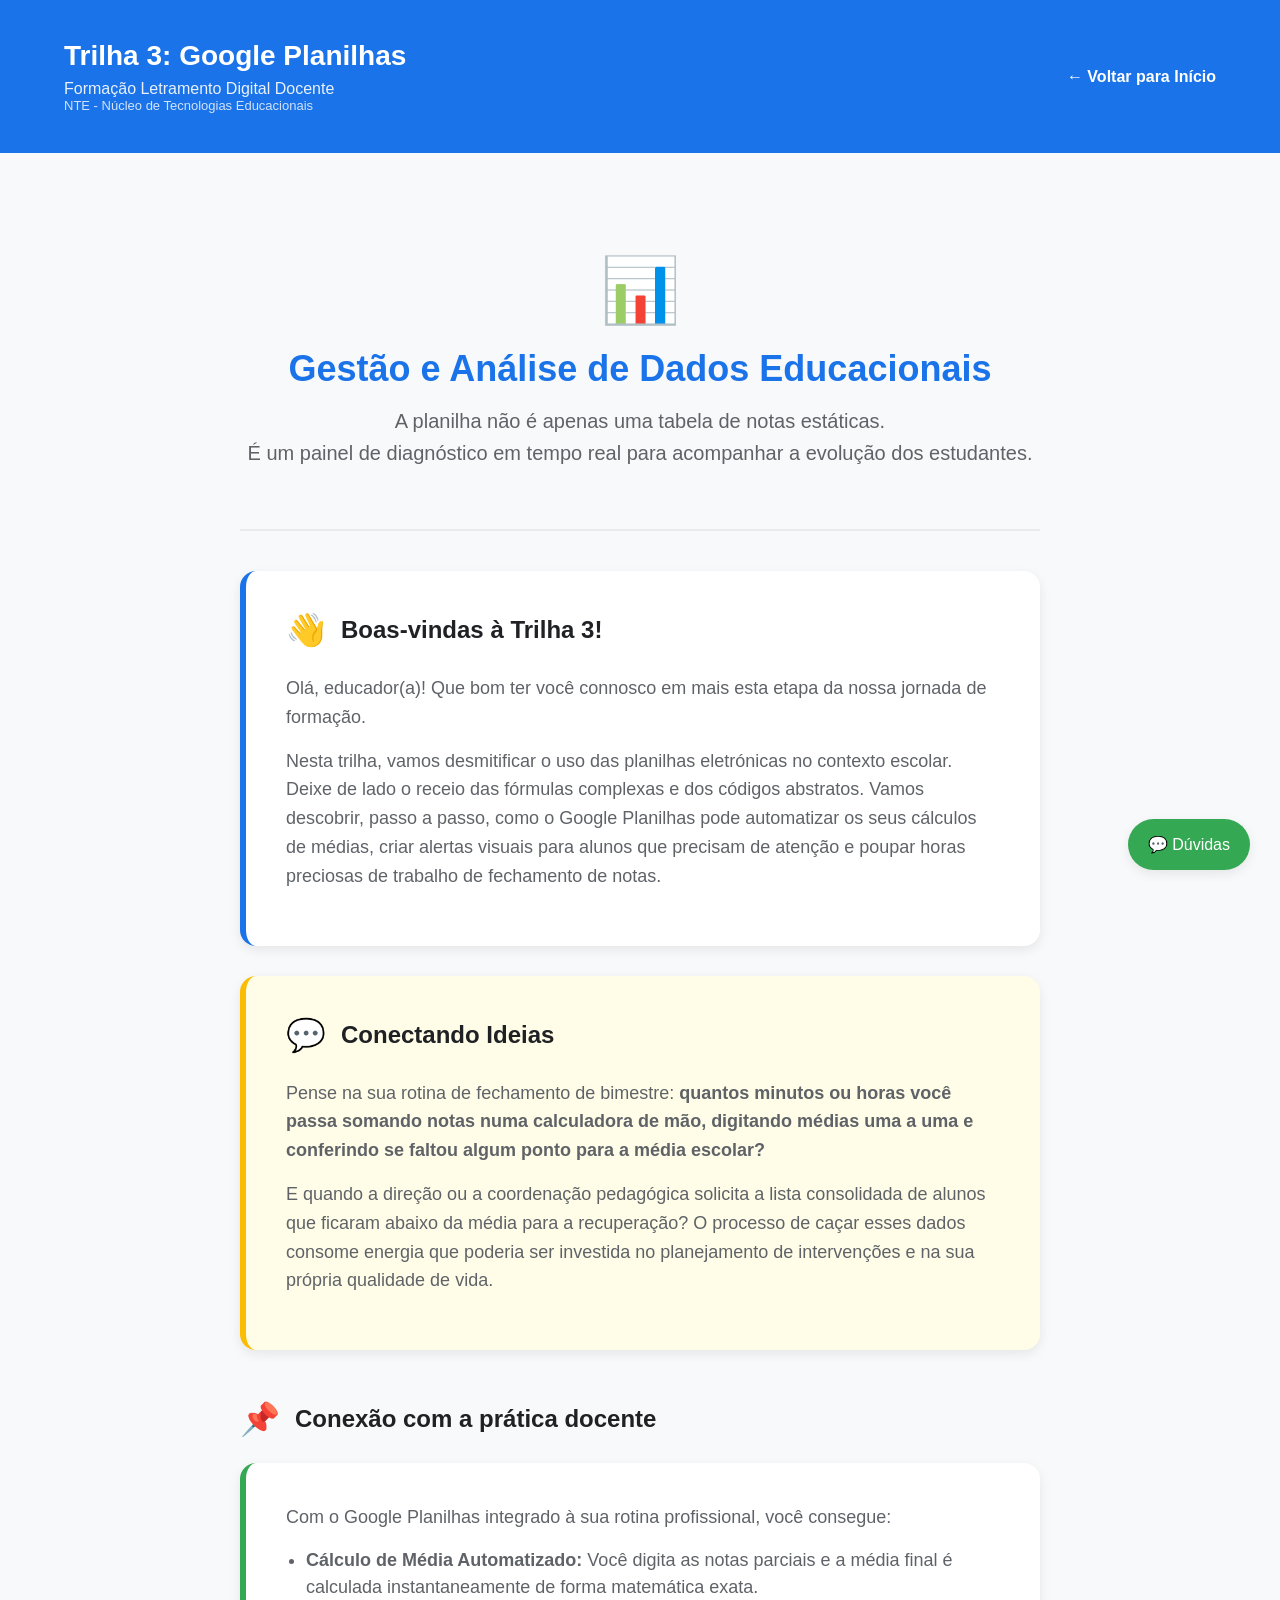
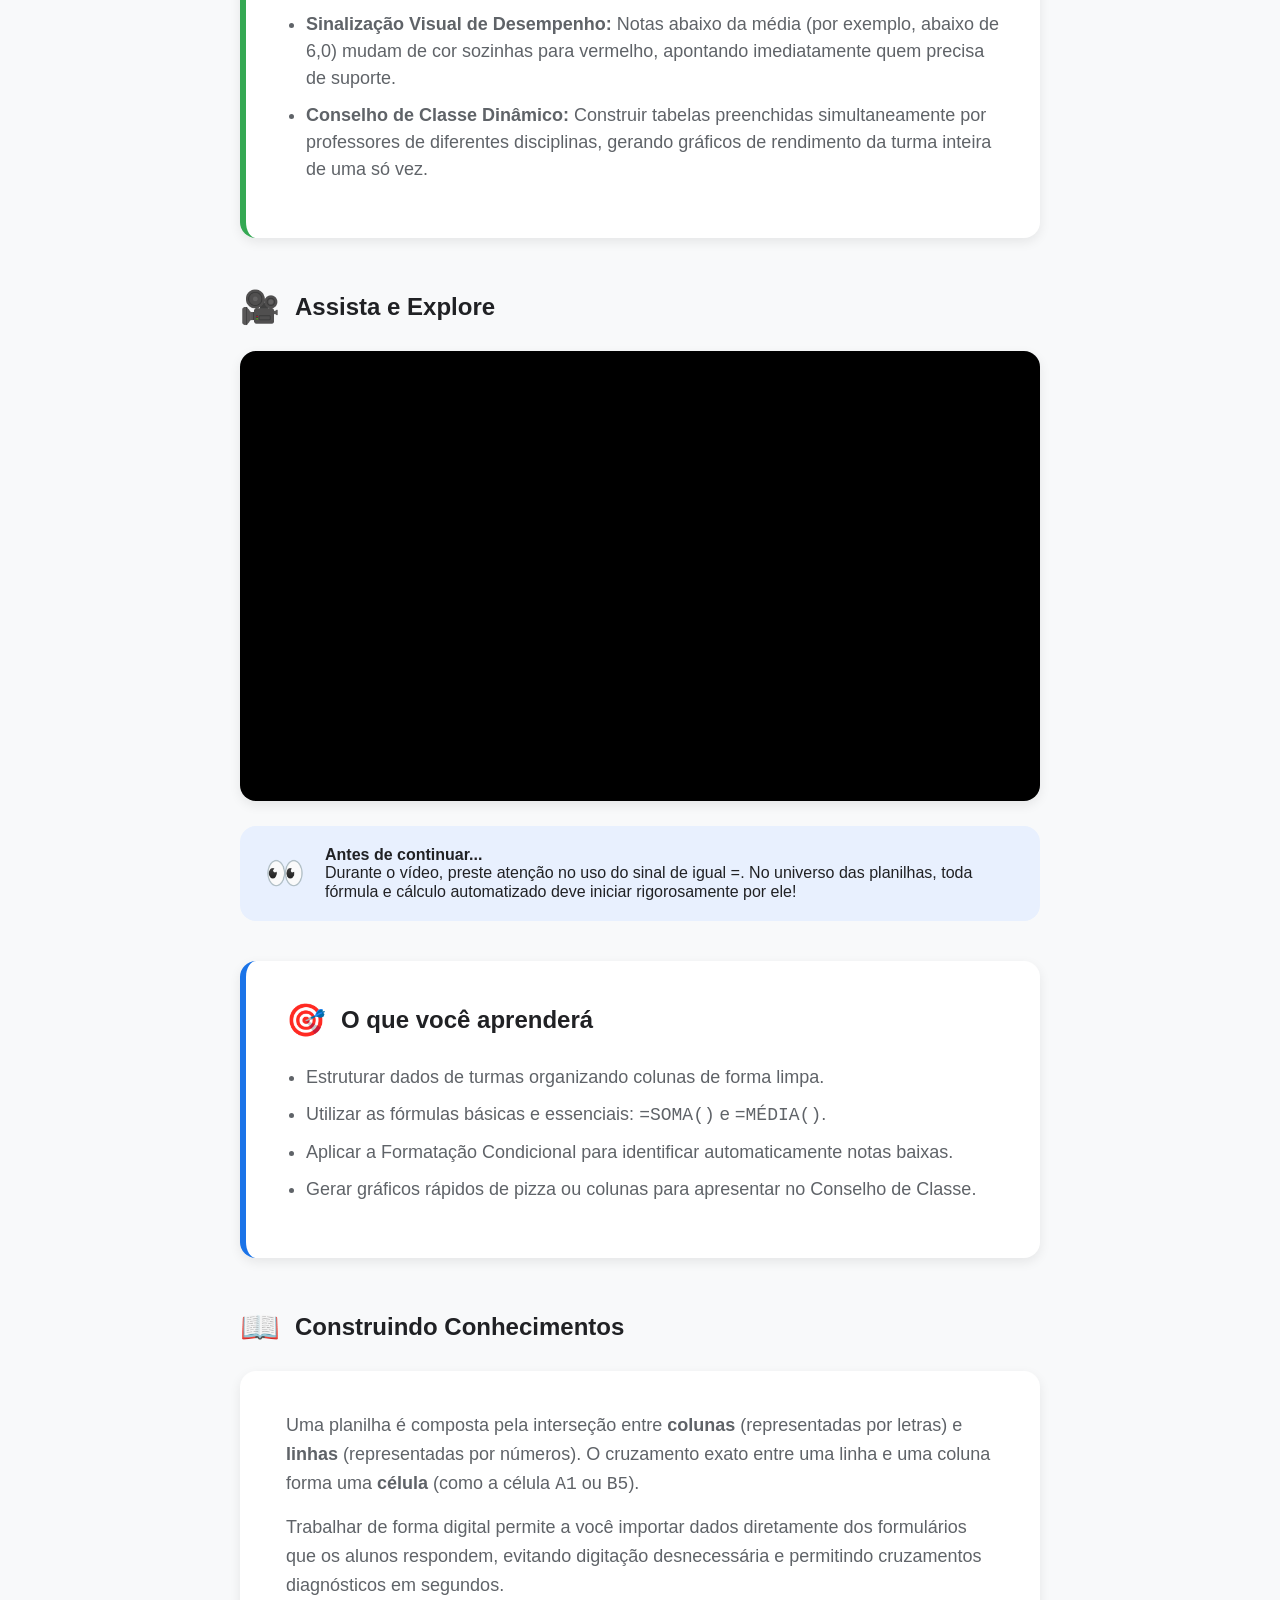
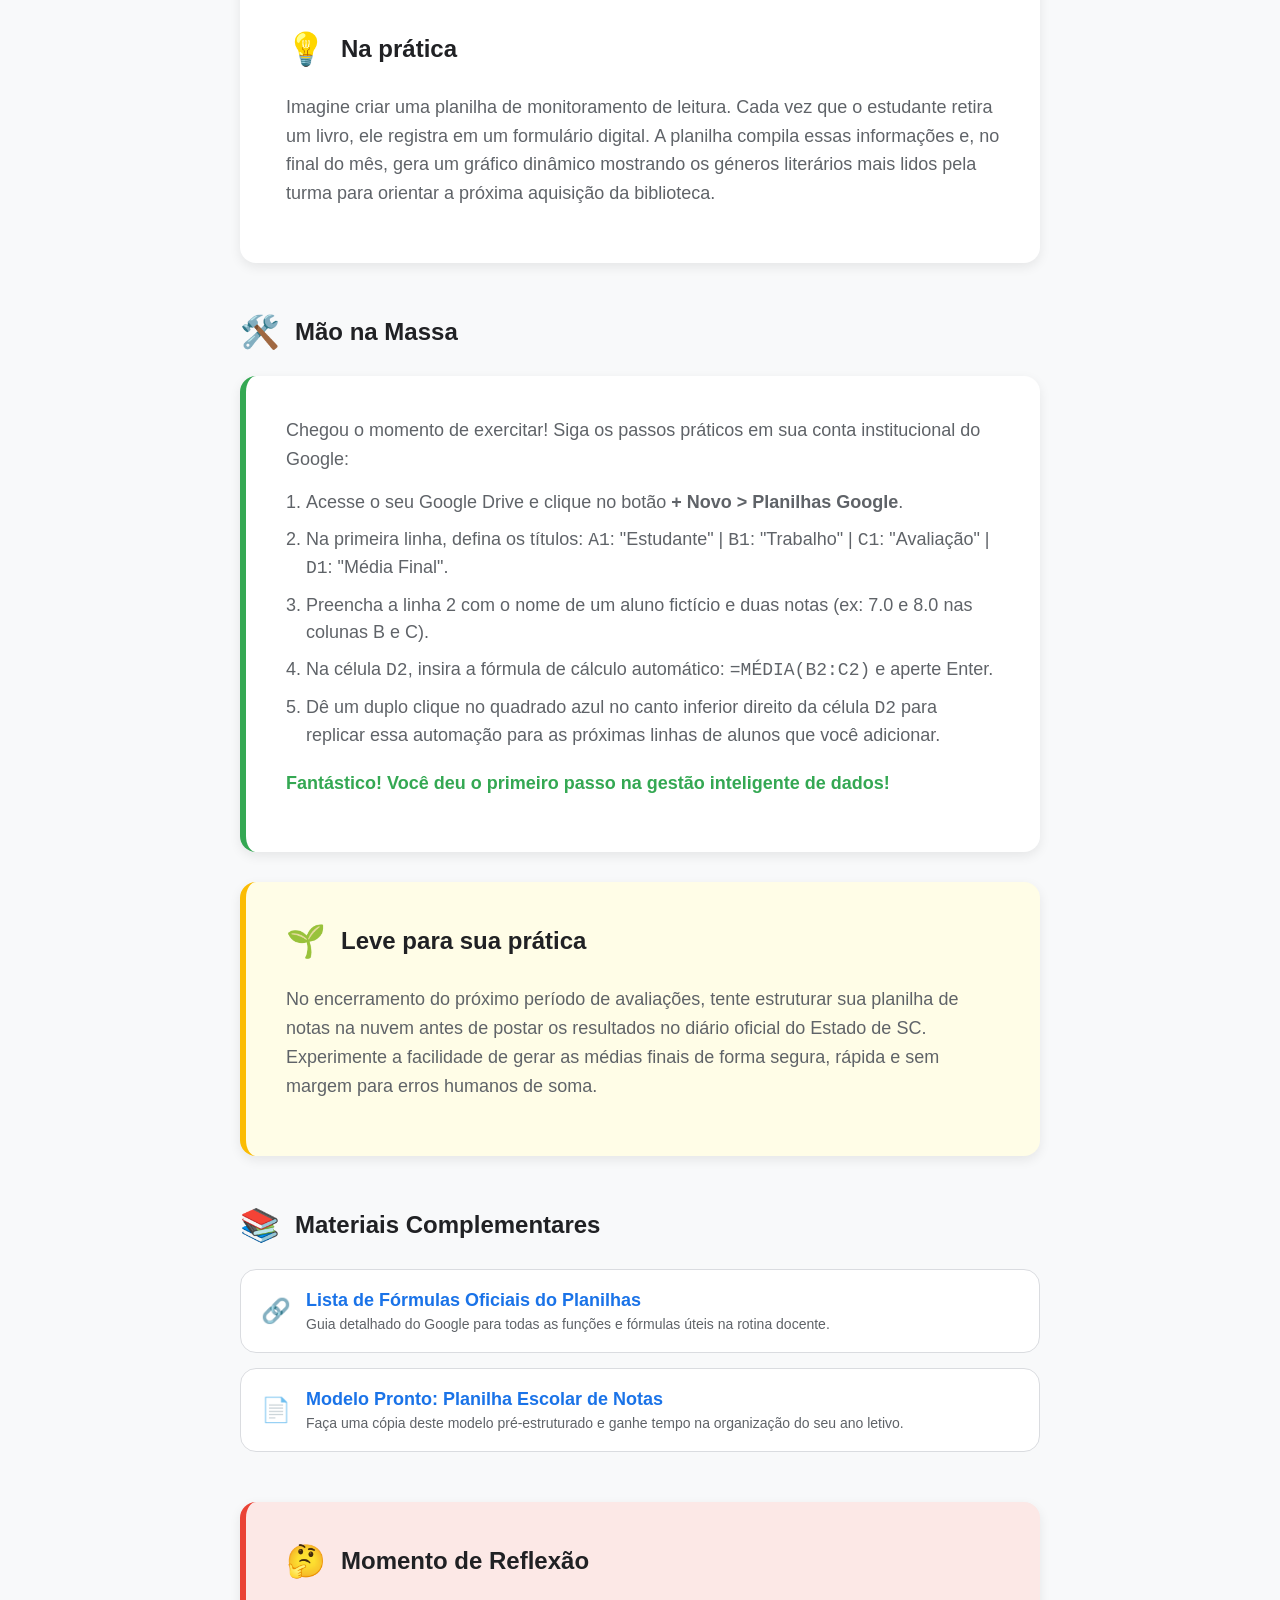
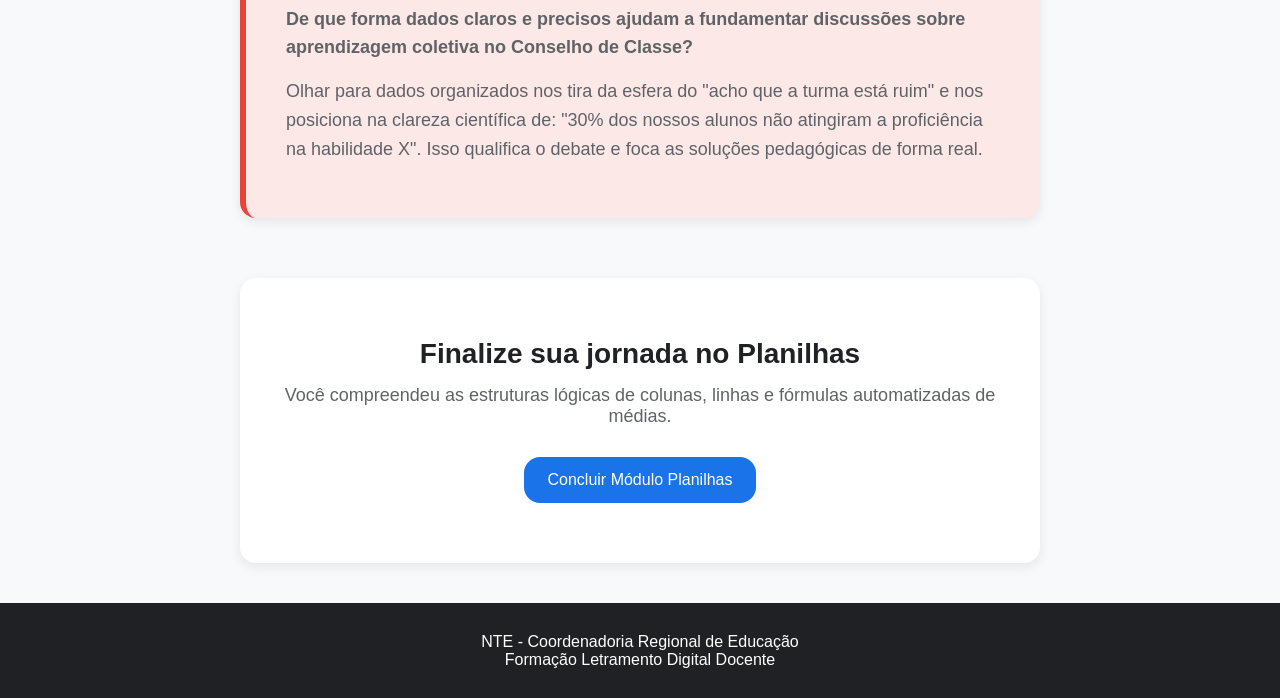
<file: modules/jornada/planilhas/index.html>
<!DOCTYPE html>
<html lang="pt-BR">

<head>
    <meta charset="UTF-8">
    <meta name="viewport" content="width=device-width, initial-scale=1.0">
    <title>Google Planilhas - Gestão de Dados Pedagógicos | Formação Letramento Digital Docente</title>

    <!-- Importação dos estilos globais da raiz (Subindo 3 níveis de diretórios) -->
    <link rel="stylesheet" href="../../../assets/css/variables.css">
    <link rel="stylesheet" href="../../../assets/css/reset.css">
    <link rel="stylesheet" href="../../../assets/css/components.css">
    <link rel="stylesheet" href="../../../assets/css/style.css">

    <!-- Importação do estilo específico deste módulo (style.css local) -->
    <link rel="stylesheet" href="style.css">
</head>

<body>

    <!-- ===================================
         CABEÇALHO
    =================================== -->
    <header class="header">
        <div class="container navbar">
            <div class="brand">
                <h1>Trilha 3: Google Planilhas</h1>
                <span>Formação Letramento Digital Docente</span>
                <small>NTE - Núcleo de Tecnologias Educacionais</small>
            </div>
            <nav>
                <ul>
                    <li><a href="../index.html">← Voltar para Início</a></li>
                </ul>
            </nav>
        </div>
    </header>

    <main class="container module-content">

        <!-- ===================================
             HERO DA TRILHA
        =================================== -->
        <section class="module-hero">
            <span class="icon">📊</span>
            <h2>Gestão e Análise de Dados Educacionais</h2>
            <p>A planilha não é apenas uma tabela de notas estáticas.<br> É um painel de diagnóstico em tempo real para acompanhar a evolução dos estudantes.</p>
        </section>


        <!-- ===================================
             MENSAGEM DE BOAS-VINDAS
        =================================== -->
        <div class="pedagogical-card border-primary">
            <div class="section-header" style="margin-top: 0;">
                <span>👋</span>
                <h3>Boas-vindas à Trilha 3!</h3>
            </div>
            <p>Olá, educador(a)! Que bom ter você connosco em mais esta etapa da nossa jornada de formação.</p>
            <p>Nesta trilha, vamos desmitificar o uso das planilhas eletrónicas no contexto escolar. Deixe de lado o receio das fórmulas complexas e dos códigos abstratos. Vamos descobrir, passo a passo, como o Google Planilhas pode automatizar os seus cálculos de médias, criar alertas visuais para alunos que precisam de atenção e poupar horas preciosas de trabalho de fechamento de notas.</p>
        </div>


        <!-- ===================================
             CONECTANDO IDEIAS
        =================================== -->
        <div class="pedagogical-card border-accent">
            <div class="section-header" style="margin-top: 0;">
                <span>💬</span>
                <h3>Conectando Ideias</h3>
            </div>
            <p>Pense na sua rotina de fechamento de bimestre: <strong>quantos minutos ou horas você passa somando notas numa calculadora de mão, digitando médias uma a uma e conferindo se faltou algum ponto para a média escolar?</strong></p>
            <p>E quando a direção ou a coordenação pedagógica solicita a lista consolidada de alunos que ficaram abaixo da média para a recuperação? O processo de caçar esses dados consome energia que poderia ser investida no planejamento de intervenções e na sua própria qualidade de vida.</p>
        </div>


        <!-- ===================================
             CONEXÃO COM A PRÁTICA DOCENTE
        =================================== -->
        <div class="section-header">
            <span>📌</span>
            <h3>Conexão com a prática docente</h3>
        </div>
        <div class="pedagogical-card border-secondary">
            <p>Com o Google Planilhas integrado à sua rotina profissional, você consegue:</p>
            <ul>
                <li><strong>Cálculo de Média Automatizado:</strong> Você digita as notas parciais e a média final é calculada instantaneamente de forma matemática exata.</li>
                <li><strong>Sinalização Visual de Desempenho:</strong> Notas abaixo da média (por exemplo, abaixo de 6,0) mudam de cor sozinhas para vermelho, apontando imediatamente quem precisa de suporte.</li>
                <li><strong>Conselho de Classe Dinâmico:</strong> Construir tabelas preenchidas simultaneamente por professores de diferentes disciplinas, gerando gráficos de rendimento da turma inteira de uma só vez.</li>
            </ul>
        </div>


        <!-- ===================================
             ASSISTA E EXPLORE (VIDEOAULA)
        =================================== -->
        <div class="section-header">
            <span>🎥</span>
            <h3>Assista e Explore</h3>
        </div>
        
        <div class="video-wrapper">
            <!-- Iframe da videoaula de Google Planilhas -->
            <iframe src="https://www.youtube.com/embed/yVExkEfiBwo?si=j8zVEtbQzsoM9VuT" title="Videoaula Google Planilhas" allowfullscreen></iframe>
        </div>

        <!-- ANTES DE CONTINUAR -->
        <div class="attention-box">
            <span class="icon">👀</span>
            <div>
                <p><strong>Antes de continuar...</strong></p>
                <p>Durante o vídeo, preste atenção no uso do sinal de igual <code>=</code>. No universo das planilhas, toda fórmula e cálculo automatizado deve iniciar rigorosamente por ele!</p>
            </div>
        </div>


        <!-- ===================================
             O QUE VOCÊ APRENDERÁ
        =================================== -->
        <div class="pedagogical-card border-primary">
            <div class="section-header" style="margin-top: 0;">
                <span>🎯</span>
                <h3>O que você aprenderá</h3>
            </div>
            <ul>
                <li>Estruturar dados de turmas organizando colunas de forma limpa.</li>
                <li>Utilizar as fórmulas básicas e essenciais: <code>=SOMA()</code> e <code>=MÉDIA()</code>.</li>
                <li>Aplicar a Formatação Condicional para identificar automaticamente notas baixas.</li>
                <li>Gerar gráficos rápidos de pizza ou colunas para apresentar no Conselho de Classe.</li>
            </ul>
        </div>


        <!-- ===================================
             CONSTRUINDO CONHECIMENTOS & NA PRÁTICA
        =================================== -->
        <div class="section-header">
            <span>📖</span>
            <h3>Construindo Conhecimentos</h3>
        </div>
        <div class="pedagogical-card">
            <p>Uma planilha é composta pela interseção entre <strong>colunas</strong> (representadas por letras) e <strong>linhas</strong> (representadas por números). O cruzamento exato entre uma linha e uma coluna forma uma <strong>célula</strong> (como a célula <code>A1</code> ou <code>B5</code>).</p>
            <p>Trabalhar de forma digital permite a você importar dados diretamente dos formulários que os alunos respondem, evitando digitação desnecessária e permitindo cruzamentos diagnósticos em segundos.</p>
            
            <div class="section-header" style="margin-top: 30px;">
                <span>💡</span>
                <h3>Na prática</h3>
            </div>
            <p>Imagine criar uma planilha de monitoramento de leitura. Cada vez que o estudante retira um livro, ele registra em um formulário digital. A planilha compila essas informações e, no final do mês, gera um gráfico dinâmico mostrando os géneros literários mais lidos pela turma para orientar a próxima aquisição da biblioteca.</p>
        </div>


        <!-- ===================================
             MÃO NA MASSA
        =================================== -->
        <div class="section-header">
            <span>🛠️</span>
            <h3>Mão na Massa</h3>
        </div>
        <div class="pedagogical-card border-secondary">
            <p>Chegou o momento de exercitar! Siga os passos práticos em sua conta institucional do Google:</p>
            <ol>
                <li>Acesse o seu Google Drive e clique no botão <strong>+ Novo > Planilhas Google</strong>.</li>
                <li>Na primeira linha, defina os títulos: <code>A1</code>: "Estudante" | <code>B1</code>: "Trabalho" | <code>C1</code>: "Avaliação" | <code>D1</code>: "Média Final".</li>
                <li>Preencha a linha 2 com o nome de um aluno fictício e duas notas (ex: 7.0 e 8.0 nas colunas B e C).</li>
                <li>Na célula <code>D2</code>, insira a fórmula de cálculo automático: <code>=MÉDIA(B2:C2)</code> e aperte Enter.</li>
                <li>Dê um duplo clique no quadrado azul no canto inferior direito da célula <code>D2</code> para replicar essa automação para as próximas linhas de alunos que você adicionar.</li>
            </ol>
            <p style="margin-top: 20px; font-weight: bold; color: var(--secondary);">Fantástico! Você deu o primeiro passo na gestão inteligente de dados!</p>
        </div>


        <!-- ===================================
             LEVE PARA SUA PRÁTICA
        =================================== -->
        <div class="pedagogical-card border-accent">
            <div class="section-header" style="margin-top: 0;">
                <span>🌱</span>
                <h3>Leve para sua prática</h3>
            </div>
            <p>No encerramento do próximo período de avaliações, tente estruturar sua planilha de notas na nuvem antes de postar os resultados no diário oficial do Estado de SC. Experimente a facilidade de gerar as médias finais de forma segura, rápida e sem margem para erros humanos de soma.</p>
        </div>


        <!-- ===================================
             MATERIAIS COMPLEMENTARES
        =================================== -->
        <div class="section-header">
            <span>📚</span>
            <h3>Materiais Complementares</h3>
        </div>
        <div>
            <a href="https://support.google.com/docs/answer/179738?hl=pt-PT" target="_blank" class="resource-link">
                <span class="icon" style="font-size: 24px;">🔗</span>
                <div>
                    <h4>Lista de Fórmulas Oficiais do Planilhas</h4>
                    <p>Guia detalhado do Google para todas as funções e fórmulas úteis na rotina docente.</p>
                </div>
            </a>
            <a href="#" class="resource-link">
                <span class="icon" style="font-size: 24px;">📄</span>
                <div>
                    <h4>Modelo Pronto: Planilha Escolar de Notas</h4>
                    <p>Faça uma cópia deste modelo pré-estruturado e ganhe tempo na organização do seu ano letivo.</p>
                </div>
            </a>
        </div>


        <!-- ===================================
             MOMENTO DE REFLEXÃO
        =================================== -->
        <div class="pedagogical-card border-danger" style="margin-top: 50px;">
            <div class="section-header" style="margin-top: 0;">
                <span>🤔</span>
                <h3>Momento de Reflexão</h3>
            </div>
            <p><strong>De que forma dados claros e precisos ajudam a fundamentar discussões sobre aprendizagem coletiva no Conselho de Classe?</strong></p>
            <p>Olhar para dados organizados nos tira da esfera do "acho que a turma está ruim" e nos posiciona na clareza científica de: "30% dos nossos alunos não atingiram a proficiência na habilidade X". Isso qualifica o debate e foca as soluções pedagógicas de forma real.</p>
        </div>


        <!-- ===================================
             CONCLUSÃO E PRÓXIMO PASSO
        =================================== -->
        <div class="completion-box">
            <h2 id="congrats-title">Finalize sua jornada no Planilhas</h2>
            <p style="color: var(--text-light); margin-bottom: 30px; font-size: 18px;">
                Você compreendeu as estruturas lógicas de colunas, linhas e fórmulas automatizadas de médias.
            </p>
            
            <button class="btn-primary" id="btn-concluir">Concluir Módulo Planilhas</button>
            
            <div id="next-module-section" style="display: none; margin-top: 30px;">
                <p style="margin-bottom: 20px; font-size: 18px; color: var(--text);">Excelente! Agora que você já sabe tabular dados pedagógicos,<br> que tal aprender a coletar informações automaticamente por formulários?</p>
                <!-- O próximo passo aponta de forma precisa para a pasta de formulários -->
                <a href="../formularios/index.html" class="btn-primary" style="background: var(--secondary);">
                    Ir para Trilha 4: Google Formulários →
                </a>
            </div>
        </div>

    </main>

    <!-- BOTÃO DE DÚVIDAS FLUTUANTE (Herdado do seu projeto) -->
    <a href="https://forms.gle/uGTxi2zx5ZvgR1VX8" class="help-button" target="_blank"> 💬 Dúvidas </a>

    <!-- RODAPÉ (Herdado do seu projeto) -->
    <footer>
        <p>NTE - Coordenadoria Regional de Educação</p>
        <p>Formação Letramento Digital Docente</p>
    </footer>

    <!-- JAVASCRIPT LOCAL -->
    <script src="script.js"></script>
</body>
</html>
</file>
<file: assets/css/variables.css>
:root {


--primary:#1a73e8;

--secondary:#34a853;

--accent:#fbbc04;

--danger:#ea4335;


--background:#f8f9fa;

--surface:#ffffff;


--text:#202124;

--text-light:#5f6368;


--radius:16px;


--shadow:
0 4px 12px rgba(0,0,0,.08);


}
</file>
<file: assets/css/components.css>
.container {
width:90%;
max-width:1200px;
margin:auto;
}

.btn-primary {
background: var(--primary);
color:white;
padding:
14px 24px;
border-radius:var(--radius);
font-size:16px;
transition:.3s;

}

.btn-primary:hover {
opacity:.85;
transform:
translateY(-2px);

}





.card {
background: var(--surface);
padding:24px;
border-radius: var(--radius);
box-shadow: var(--shadow);
transition: .3s;

}



.card:hover {
transform:translateY(-5px);
}



.card h3 {
margin-bottom: 15px;
}



.card p {
line-height:1.5;

}

.support-button {

display:inline-block;
margin-top:30px;

}

.help-button {

position:fixed;
right:30px;
bottom:30px;
background: var(--secondary);
color:white;
padding: 16px 20px;
border-radius: 50px;
box-shadow: var(--shadow);
text-decoration:none;
transition:.3s;


}



.help-button:hover {
transform: scale(1.05);

}






.navbar {
display:flex;
justify-content:space-between;
align-items:center;

}





.brand h1 {
font-size: 24px;

}



.brand span {
font-size: 14px;
opacity:.9;

}

nav ul {
display:flex;
gap:25px;
list-style:none;

}

nav a {
color:white;
font-weight:bold;
transition:.3s;
}

nav a:hover {
opacity:.7;

}
</file>
<file: assets/css/style.css>
body {
background: var(--background);
color: var(--text);

}



.header {
background: var(--primary);
color:white;
padding: 40px 0;

}



.navbar {
display:flex;
justify-content:space-between;
align-items:center;

}



.brand {
display:flex;
flex-direction:column;

}



.brand h1 {
font-size: 28px;
margin-bottom: 8px;

}



.brand span {

font-size:
16px;
}



.brand small {

font-size:
13px;
opacity:.8;

}



nav ul {

display:flex;
gap:25px;
list-style:none;

}



nav a {
color:white;
font-weight:bold;

}



nav a:hover {

opacity:.7;

}



.hero {

text-align:center;

padding:
80px 0;

}



.hero h2 {

font-size:
42px;

margin-bottom:
20px;

}



.hero p {

font-size:
20px;

color:
var(--text-light);

margin-bottom:
30px;

}



.cards {

display:grid;

grid-template-columns:
repeat(auto-fit,minmax(250px,1fr));

gap:25px;

}



.modules,
.journey,
.support {

padding:
50px 0;

}



/* ===================================
   SEÇÃO DE ENVIO DO TRABALHO FINAL (Destaque Premium)
=================================== */
.envio-trabalho {
    padding: 60px 0 80px;
}

.envio-card {
    background: var(--surface);
    border-radius: var(--radius);
    padding: 50px;
    box-shadow: 0 10px 30px rgba(26, 115, 232, 0.08); /* Sombra suave azulada */
    border: 2px solid #e8f0fe;
    text-align: center;
    position: relative;
    overflow: hidden;
}

/* Faixa/Selo de destaque no topo */
.envio-card::before {
    content: '';
    position: absolute;
    top: 0;
    left: 0;
    right: 0;
    height: 6px;
    background: linear-gradient(90deg, var(--primary), var(--secondary));
}

.envio-badge {
    display: inline-block;
    background-color: #e8f0fe;
    color: var(--primary);
    padding: 6px 16px;
    border-radius: 50px;
    font-weight: bold;
    font-size: 13px;
    margin-bottom: 20px;
    text-transform: uppercase;
    letter-spacing: 0.5px;
}

.envio-card h2 {
    font-size: 36px;
    color: var(--primary);
    margin-bottom: 20px;
}

.envio-description {
    font-size: 18px;
    line-height: 1.6;
    color: var(--text-light);
    max-width: 750px;
    margin: 0 auto 30px;
}

/* Checklist para preenchimento */
.envio-checklist {
    background: #f8f9fa;
    border: 1px solid #e8eaed;
    border-radius: var(--radius);
    padding: 25px 30px;
    max-width: 650px;
    margin: 0 auto 30px;
    text-align: left;
}

.envio-checklist h3 {
    font-size: 16px;
    color: var(--text);
    margin-bottom: 15px;
    font-weight: bold;
}

.envio-checklist ul {
    list-style: none;
    padding: 0;
}

.envio-checklist li {
    font-size: 15px;
    color: var(--text-light);
    margin-bottom: 12px;
    position: relative;
    padding-left: 25px;
}

.envio-checklist li::before {
    content: '✓';
    position: absolute;
    left: 0;
    color: var(--secondary);
    font-weight: bold;
    font-size: 16px;
}

/* Caixa com prazo limite destacando urgência */
.envio-deadline {
    background-color: #fff0f0;
    border: 1px dashed var(--danger);
    padding: 12px 24px;
    border-radius: 50px;
    display: inline-block;
    font-size: 16px;
    margin-bottom: 35px;
    color: #c5221f;
}

.envio-button {
    font-weight: bold;
    text-transform: uppercase;
    letter-spacing: 0.5px;
    padding: 16px 40px;
    box-shadow: 0 4px 14px rgba(26, 115, 232, 0.3);
}

.envio-button:hover {
    box-shadow: 0 6px 20px rgba(26, 115, 232, 0.4);
}



footer {

text-align:center;

padding:
30px;

background:
#202124;

color:white;

}



@media(max-width:768px){


.navbar {

flex-direction:column;

gap:20px;

}


nav ul {

flex-direction:column;

text-align:center;

}


.hero h2 {

font-size:
32px;

}


}
</file>
<file: modules/jornada/style.css>
/* ===================================
   MÓDULO MINHA JORNADA
   Formação Letramento Digital Docente
=================================== */


/* ===================================
   HERO
=================================== */


.journey-hero {

text-align:center;

padding:80px 0;

}


.hero-content {

max-width:900px;

margin:auto;

}



.journey-hero h2 {

font-size:42px;

margin-bottom:20px;

color:var(--primary);

}



.journey-hero p {

font-size:20px;

color:var(--text-light);

max-width:850px;

margin:15px auto;

line-height:1.6;

}



.journey-hero .btn-primary {

display:inline-block;

margin-top:30px;

}





/* ===================================
   BLOCOS DE CONTEÚDO
=================================== */


.journey {

padding:50px 0;

}



.journey h2 {

font-size:32px;

margin-bottom:35px;

text-align:center;

}





/* ===================================
   CARD DE BOAS-VINDAS
=================================== */


.welcome-card {

background:var(--surface);

padding:40px;

border-radius:var(--radius);

box-shadow:var(--shadow);

line-height:1.8;

}





/* ===================================
   CARDS GERAIS
=================================== */


.cards {

display:grid;

grid-template-columns:repeat(auto-fit,minmax(250px,1fr));

gap:25px;

}



.card {


background:var(--surface);

padding:30px;

border-radius:var(--radius);

box-shadow:var(--shadow);

transition:.3s;

}



.card:hover {

transform:translateY(-5px);

}




.card h3 {

color:var(--primary);

margin-bottom:15px;

font-size:24px;

}



.card p {

line-height:1.6;

color:var(--text-light);

}





/* ===================================
   OBJETIVOS
=================================== */


.objective-card {

text-align:center;

min-height:220px;

display:flex;

flex-direction:column;

justify-content:center;

}



.objective-card h3 {

color:var(--primary);

margin-bottom:15px;

}





/* ===================================
   MAPA DA JORNADA
=================================== */


.timeline {


display:flex;

justify-content:center;

align-items:center;

gap:25px;

flex-wrap:wrap;

}



.timeline-item {


background:var(--surface);

border:3px solid var(--primary);

padding:25px;

border-radius:var(--radius);

width:220px;

min-height:220px;

display:flex;

flex-direction:column;

align-items:center;

justify-content:center;

text-align:center;

box-shadow:var(--shadow);

transition:.3s;


}



.timeline-item span {


font-size:28px;

font-weight:bold;

color:var(--primary);

margin-bottom:10px;


}




.timeline-item h3 {


font-size:22px;

margin-bottom:10px;


}




.timeline-item p {


font-size:16px;

line-height:1.5;

color:var(--text-light);


}



/* etapa atual */


.timeline-item.active {


background:var(--primary);

color:white;


}



.timeline-item.active span,

.timeline-item.active h3,

.timeline-item.active p {


color:white;


}



.timeline-item:hover {


transform:scale(1.05);


}




.arrow {


font-size:35px;

color:var(--text-light);


}





/* ===================================
   PRÓXIMO MÓDULO
=================================== */


.next-module {


margin-top:40px;

text-align:center;

padding:40px;


}



.next-module p {


max-width:700px;

margin:0 auto 25px;

line-height:1.7;


}





/* ===================================
   BOTÕES
=================================== */


.btn-primary {


padding:14px 30px;

border-radius:30px;

text-decoration:none;

font-weight:bold;

}





/* ===================================
   RESPONSIVIDADE
=================================== */


@media(max-width:768px){



.journey-hero {


padding:50px 20px;


}



.journey-hero h2 {


font-size:32px;


}



.journey-hero p {


font-size:18px;


}




.timeline {


flex-direction:column;


}




.arrow {


transform:rotate(90deg);


}



.timeline-item {


width:90%;


}



.cards {


grid-template-columns:1fr;


}


}
</file>
<file: modules/jornada/apresentacoes/style.css>
.module-content {
          max-width: 800px;
          margin: 0 auto;
          padding: 40px 0;
      }

      /* HERO DO MÓDULO */
      .module-hero {
          text-align: center;
          padding: 60px 0;
          border-bottom: 2px solid #e8eaed;
          margin-bottom: 40px;
      }

      .module-hero .icon {
          font-size: 64px;
          margin-bottom: 20px;
          display: block;
      }

      .module-hero h2 {
          font-size: 36px;
          color: var(--primary);
          margin-bottom: 15px;
      }

      .module-hero p {
          font-size: 20px;
          color: var(--text-light);
          line-height: 1.6;
      }

      /* TIPOGRAFIA DE SEÇÃO */
      .section-header {
          display: flex;
          align-items: center;
          gap: 15px;
          margin-bottom: 25px;
          margin-top: 50px;
      }

      .section-header span {
          font-size: 32px;
      }

      .section-header h3 {
          font-size: 24px;
          color: var(--text);
      }

      /* CARDS PEDAGÓGICOS (Herdando a base do seu .card, mas sem o hover jump para textos longos) */
      .pedagogical-card {
          background: var(--surface);
          padding: 40px;
          border-radius: var(--radius);
          box-shadow: var(--shadow);
          margin-bottom: 30px;
          border-left: 6px solid transparent;
      }

      .pedagogical-card p {
          font-size: 18px;
          line-height: 1.6;
          color: var(--text-light);
          margin-bottom: 15px;
      }

      .pedagogical-card ul,
      .pedagogical-card ol {
          margin-left: 20px;
          margin-bottom: 15px;
      }

      .pedagogical-card li {
          font-size: 18px;
          color: var(--text-light);
          margin-bottom: 10px;
          line-height: 1.5;
      }

      /* Cores de intenção usando suas variáveis */
      .border-primary {
          border-left-color: var(--primary);
      }

      .border-accent {
          border-left-color: var(--accent);
          background: #fffde7;
      }

      .border-secondary {
          border-left-color: var(--secondary);
      }

      .border-danger {
          border-left-color: var(--danger);
          background: #fce8e6;
      }

      /* VIDEOAULA */
      .video-wrapper {
          position: relative;
          padding-bottom: 56.25%;
          height: 0;
          border-radius: var(--radius);
          overflow: hidden;
          box-shadow: var(--shadow);
          background: #000;
          margin-bottom: 25px;
      }

      .video-wrapper iframe {
          position: absolute;
          top: 0;
          left: 0;
          width: 100%;
          height: 100%;
          border: 0;
      }

      /* ATENÇÃO */
      .attention-box {
          background: #e8f0fe;
          padding: 20px 25px;
          border-radius: var(--radius);
          display: flex;
          gap: 20px;
          align-items: center;
          margin-bottom: 40px;
      }

      .attention-box .icon {
          font-size: 32px;
      }

      .attention-box p {
          margin: 0;
          font-size: 16px;
          color: var(--text);
      }

      /* RECURSOS COMPLEMENTARES */
      .resource-link {
          display: flex;
          align-items: center;
          gap: 15px;
          padding: 20px;
          background: var(--surface);
          border: 1px solid #dadce0;
          border-radius: var(--radius);
          margin-bottom: 15px;
          transition: .3s;
      }

      .resource-link:hover {
          box-shadow: var(--shadow);
          border-color: transparent;
      }

      .resource-link h4 {
          color: var(--primary);
          font-size: 18px;
          margin-bottom: 5px;
      }

      .resource-link p {
          color: var(--text-light);
          font-size: 14px;
          margin: 0;
      }

      /* SESSÃO FINAL */
      .completion-box {
          text-align: center;
          padding: 60px 20px;
          background: var(--surface);
          border-radius: var(--radius);
          box-shadow: var(--shadow);
          margin-top: 60px;
      }

      .completion-box h2 {
          font-size: 28px;
          color: var(--text);
          margin-bottom: 15px;
      }
</file>
<file: modules/jornada/classroom/style.css>
.module-content {
          max-width: 800px;
          margin: 0 auto;
          padding: 40px 0;
      }

      /* HERO DO MÓDULO */
      .module-hero {
          text-align: center;
          padding: 60px 0;
          border-bottom: 2px solid #e8eaed;
          margin-bottom: 40px;
      }

      .module-hero .icon {
          font-size: 64px;
          margin-bottom: 20px;
          display: block;
      }

      .module-hero h2 {
          font-size: 36px;
          color: var(--primary);
          margin-bottom: 15px;
      }

      .module-hero p {
          font-size: 20px;
          color: var(--text-light);
          line-height: 1.6;
      }

      /* TIPOGRAFIA DE SEÇÃO */
      .section-header {
          display: flex;
          align-items: center;
          gap: 15px;
          margin-bottom: 25px;
          margin-top: 50px;
      }

      .section-header span {
          font-size: 32px;
      }

      .section-header h3 {
          font-size: 24px;
          color: var(--text);
      }

      /* CARDS PEDAGÓGICOS (Herdando a base do seu .card, mas sem o hover jump para textos longos) */
      .pedagogical-card {
          background: var(--surface);
          padding: 40px;
          border-radius: var(--radius);
          box-shadow: var(--shadow);
          margin-bottom: 30px;
          border-left: 6px solid transparent;
      }

      .pedagogical-card p {
          font-size: 18px;
          line-height: 1.6;
          color: var(--text-light);
          margin-bottom: 15px;
      }

      .pedagogical-card ul,
      .pedagogical-card ol {
          margin-left: 20px;
          margin-bottom: 15px;
      }

      .pedagogical-card li {
          font-size: 18px;
          color: var(--text-light);
          margin-bottom: 10px;
          line-height: 1.5;
      }

      /* Cores de intenção usando suas variáveis */
      .border-primary {
          border-left-color: var(--primary);
      }

      .border-accent {
          border-left-color: var(--accent);
          background: #fffde7;
      }

      .border-secondary {
          border-left-color: var(--secondary);
      }

      .border-danger {
          border-left-color: var(--danger);
          background: #fce8e6;
      }

      /* VIDEOAULA */
      .video-wrapper {
          position: relative;
          padding-bottom: 56.25%;
          height: 0;
          border-radius: var(--radius);
          overflow: hidden;
          box-shadow: var(--shadow);
          background: #000;
          margin-bottom: 25px;
      }

      .video-wrapper iframe {
          position: absolute;
          top: 0;
          left: 0;
          width: 100%;
          height: 100%;
          border: 0;
      }

      /* ATENÇÃO */
      .attention-box {
          background: #e8f0fe;
          padding: 20px 25px;
          border-radius: var(--radius);
          display: flex;
          gap: 20px;
          align-items: center;
          margin-bottom: 40px;
      }

      .attention-box .icon {
          font-size: 32px;
      }

      .attention-box p {
          margin: 0;
          font-size: 16px;
          color: var(--text);
      }

      /* RECURSOS COMPLEMENTARES */
      .resource-link {
          display: flex;
          align-items: center;
          gap: 15px;
          padding: 20px;
          background: var(--surface);
          border: 1px solid #dadce0;
          border-radius: var(--radius);
          margin-bottom: 15px;
          transition: .3s;
      }

      .resource-link:hover {
          box-shadow: var(--shadow);
          border-color: transparent;
      }

      .resource-link h4 {
          color: var(--primary);
          font-size: 18px;
          margin-bottom: 5px;
      }

      .resource-link p {
          color: var(--text-light);
          font-size: 14px;
          margin: 0;
      }

      /* SESSÃO FINAL */
      .completion-box {
          text-align: center;
          padding: 60px 20px;
          background: var(--surface);
          border-radius: var(--radius);
          box-shadow: var(--shadow);
          margin-top: 60px;
      }

      .completion-box h2 {
          font-size: 28px;
          color: var(--text);
          margin-bottom: 15px;
      }
</file>
<file: modules/jornada/docs/style.css>
.module-content {
          max-width: 800px;
          margin: 0 auto;
          padding: 40px 0;
      }

      /* HERO DO MÓDULO */
      .module-hero {
          text-align: center;
          padding: 60px 0;
          border-bottom: 2px solid #e8eaed;
          margin-bottom: 40px;
      }

      .module-hero .icon {
          font-size: 64px;
          margin-bottom: 20px;
          display: block;
      }

      .module-hero h2 {
          font-size: 36px;
          color: var(--primary);
          margin-bottom: 15px;
      }

      .module-hero p {
          font-size: 20px;
          color: var(--text-light);
          line-height: 1.6;
      }

      /* TIPOGRAFIA DE SEÇÃO */
      .section-header {
          display: flex;
          align-items: center;
          gap: 15px;
          margin-bottom: 25px;
          margin-top: 50px;
      }

      .section-header span {
          font-size: 32px;
      }

      .section-header h3 {
          font-size: 24px;
          color: var(--text);
      }

      /* CARDS PEDAGÓGICOS (Herdando a base do seu .card, mas sem o hover jump para textos longos) */
      .pedagogical-card {
          background: var(--surface);
          padding: 40px;
          border-radius: var(--radius);
          box-shadow: var(--shadow);
          margin-bottom: 30px;
          border-left: 6px solid transparent;
      }

      .pedagogical-card p {
          font-size: 18px;
          line-height: 1.6;
          color: var(--text-light);
          margin-bottom: 15px;
      }

      .pedagogical-card ul,
      .pedagogical-card ol {
          margin-left: 20px;
          margin-bottom: 15px;
      }

      .pedagogical-card li {
          font-size: 18px;
          color: var(--text-light);
          margin-bottom: 10px;
          line-height: 1.5;
      }

      /* Cores de intenção usando suas variáveis */
      .border-primary {
          border-left-color: var(--primary);
      }

      .border-accent {
          border-left-color: var(--accent);
          background: #fffde7;
      }

      .border-secondary {
          border-left-color: var(--secondary);
      }

      .border-danger {
          border-left-color: var(--danger);
          background: #fce8e6;
      }

      /* VIDEOAULA */
      .video-wrapper {
          position: relative;
          padding-bottom: 56.25%;
          height: 0;
          border-radius: var(--radius);
          overflow: hidden;
          box-shadow: var(--shadow);
          background: #000;
          margin-bottom: 25px;
      }

      .video-wrapper iframe {
          position: absolute;
          top: 0;
          left: 0;
          width: 100%;
          height: 100%;
          border: 0;
      }

      /* ATENÇÃO */
      .attention-box {
          background: #e8f0fe;
          padding: 20px 25px;
          border-radius: var(--radius);
          display: flex;
          gap: 20px;
          align-items: center;
          margin-bottom: 40px;
      }

      .attention-box .icon {
          font-size: 32px;
      }

      .attention-box p {
          margin: 0;
          font-size: 16px;
          color: var(--text);
      }

      /* RECURSOS COMPLEMENTARES */
      .resource-link {
          display: flex;
          align-items: center;
          gap: 15px;
          padding: 20px;
          background: var(--surface);
          border: 1px solid #dadce0;
          border-radius: var(--radius);
          margin-bottom: 15px;
          transition: .3s;
      }

      .resource-link:hover {
          box-shadow: var(--shadow);
          border-color: transparent;
      }

      .resource-link h4 {
          color: var(--primary);
          font-size: 18px;
          margin-bottom: 5px;
      }

      .resource-link p {
          color: var(--text-light);
          font-size: 14px;
          margin: 0;
      }

      /* SESSÃO FINAL */
      .completion-box {
          text-align: center;
          padding: 60px 20px;
          background: var(--surface);
          border-radius: var(--radius);
          box-shadow: var(--shadow);
          margin-top: 60px;
      }

      .completion-box h2 {
          font-size: 28px;
          color: var(--text);
          margin-bottom: 15px;
      }
</file>
<file: modules/jornada/drive/style.css>
.module-content {
          max-width: 800px;
          margin: 0 auto;
          padding: 40px 0;
      }

      /* HERO DO MÓDULO */
      .module-hero {
          text-align: center;
          padding: 60px 0;
          border-bottom: 2px solid #e8eaed;
          margin-bottom: 40px;
      }

      .module-hero .icon {
          font-size: 64px;
          margin-bottom: 20px;
          display: block;
      }

      .module-hero h2 {
          font-size: 36px;
          color: var(--primary);
          margin-bottom: 15px;
      }

      .module-hero p {
          font-size: 20px;
          color: var(--text-light);
          line-height: 1.6;
      }

      /* TIPOGRAFIA DE SEÇÃO */
      .section-header {
          display: flex;
          align-items: center;
          gap: 15px;
          margin-bottom: 25px;
          margin-top: 50px;
      }

      .section-header span {
          font-size: 32px;
      }

      .section-header h3 {
          font-size: 24px;
          color: var(--text);
      }

      /* CARDS PEDAGÓGICOS (Herdando a base do seu .card, mas sem o hover jump para textos longos) */
      .pedagogical-card {
          background: var(--surface);
          padding: 40px;
          border-radius: var(--radius);
          box-shadow: var(--shadow);
          margin-bottom: 30px;
          border-left: 6px solid transparent;
      }

      .pedagogical-card p {
          font-size: 18px;
          line-height: 1.6;
          color: var(--text-light);
          margin-bottom: 15px;
      }

      .pedagogical-card ul,
      .pedagogical-card ol {
          margin-left: 20px;
          margin-bottom: 15px;
      }

      .pedagogical-card li {
          font-size: 18px;
          color: var(--text-light);
          margin-bottom: 10px;
          line-height: 1.5;
      }

      /* Cores de intenção usando suas variáveis */
      .border-primary {
          border-left-color: var(--primary);
      }

      .border-accent {
          border-left-color: var(--accent);
          background: #fffde7;
      }

      .border-secondary {
          border-left-color: var(--secondary);
      }

      .border-danger {
          border-left-color: var(--danger);
          background: #fce8e6;
      }

      /* VIDEOAULA */
      .video-wrapper {
          position: relative;
          padding-bottom: 56.25%;
          height: 0;
          border-radius: var(--radius);
          overflow: hidden;
          box-shadow: var(--shadow);
          background: #000;
          margin-bottom: 25px;
      }

      .video-wrapper iframe {
          position: absolute;
          top: 0;
          left: 0;
          width: 100%;
          height: 100%;
          border: 0;
      }

      /* ATENÇÃO */
      .attention-box {
          background: #e8f0fe;
          padding: 20px 25px;
          border-radius: var(--radius);
          display: flex;
          gap: 20px;
          align-items: center;
          margin-bottom: 40px;
      }

      .attention-box .icon {
          font-size: 32px;
      }

      .attention-box p {
          margin: 0;
          font-size: 16px;
          color: var(--text);
      }

      /* RECURSOS COMPLEMENTARES */
      .resource-link {
          display: flex;
          align-items: center;
          gap: 15px;
          padding: 20px;
          background: var(--surface);
          border: 1px solid #dadce0;
          border-radius: var(--radius);
          margin-bottom: 15px;
          transition: .3s;
      }

      .resource-link:hover {
          box-shadow: var(--shadow);
          border-color: transparent;
      }

      .resource-link h4 {
          color: var(--primary);
          font-size: 18px;
          margin-bottom: 5px;
      }

      .resource-link p {
          color: var(--text-light);
          font-size: 14px;
          margin: 0;
      }

      /* SESSÃO FINAL */
      .completion-box {
          text-align: center;
          padding: 60px 20px;
          background: var(--surface);
          border-radius: var(--radius);
          box-shadow: var(--shadow);
          margin-top: 60px;
      }

      .completion-box h2 {
          font-size: 28px;
          color: var(--text);
          margin-bottom: 15px;
      }
</file>
<file: modules/jornada/formularios/style.css>
.module-content {
          max-width: 800px;
          margin: 0 auto;
          padding: 40px 0;
      }

      /* HERO DO MÓDULO */
      .module-hero {
          text-align: center;
          padding: 60px 0;
          border-bottom: 2px solid #e8eaed;
          margin-bottom: 40px;
      }

      .module-hero .icon {
          font-size: 64px;
          margin-bottom: 20px;
          display: block;
      }

      .module-hero h2 {
          font-size: 36px;
          color: var(--primary);
          margin-bottom: 15px;
      }

      .module-hero p {
          font-size: 20px;
          color: var(--text-light);
          line-height: 1.6;
      }

      /* TIPOGRAFIA DE SEÇÃO */
      .section-header {
          display: flex;
          align-items: center;
          gap: 15px;
          margin-bottom: 25px;
          margin-top: 50px;
      }

      .section-header span {
          font-size: 32px;
      }

      .section-header h3 {
          font-size: 24px;
          color: var(--text);
      }

      /* CARDS PEDAGÓGICOS (Herdando a base do seu .card, mas sem o hover jump para textos longos) */
      .pedagogical-card {
          background: var(--surface);
          padding: 40px;
          border-radius: var(--radius);
          box-shadow: var(--shadow);
          margin-bottom: 30px;
          border-left: 6px solid transparent;
      }

      .pedagogical-card p {
          font-size: 18px;
          line-height: 1.6;
          color: var(--text-light);
          margin-bottom: 15px;
      }

      .pedagogical-card ul,
      .pedagogical-card ol {
          margin-left: 20px;
          margin-bottom: 15px;
      }

      .pedagogical-card li {
          font-size: 18px;
          color: var(--text-light);
          margin-bottom: 10px;
          line-height: 1.5;
      }

      /* Cores de intenção usando suas variáveis */
      .border-primary {
          border-left-color: var(--primary);
      }

      .border-accent {
          border-left-color: var(--accent);
          background: #fffde7;
      }

      .border-secondary {
          border-left-color: var(--secondary);
      }

      .border-danger {
          border-left-color: var(--danger);
          background: #fce8e6;
      }

      /* VIDEOAULA */
      .video-wrapper {
          position: relative;
          padding-bottom: 56.25%;
          height: 0;
          border-radius: var(--radius);
          overflow: hidden;
          box-shadow: var(--shadow);
          background: #000;
          margin-bottom: 25px;
      }

      .video-wrapper iframe {
          position: absolute;
          top: 0;
          left: 0;
          width: 100%;
          height: 100%;
          border: 0;
      }

      /* ATENÇÃO */
      .attention-box {
          background: #e8f0fe;
          padding: 20px 25px;
          border-radius: var(--radius);
          display: flex;
          gap: 20px;
          align-items: center;
          margin-bottom: 40px;
      }

      .attention-box .icon {
          font-size: 32px;
      }

      .attention-box p {
          margin: 0;
          font-size: 16px;
          color: var(--text);
      }

      /* RECURSOS COMPLEMENTARES */
      .resource-link {
          display: flex;
          align-items: center;
          gap: 15px;
          padding: 20px;
          background: var(--surface);
          border: 1px solid #dadce0;
          border-radius: var(--radius);
          margin-bottom: 15px;
          transition: .3s;
      }

      .resource-link:hover {
          box-shadow: var(--shadow);
          border-color: transparent;
      }

      .resource-link h4 {
          color: var(--primary);
          font-size: 18px;
          margin-bottom: 5px;
      }

      .resource-link p {
          color: var(--text-light);
          font-size: 14px;
          margin: 0;
      }

      /* SESSÃO FINAL */
      .completion-box {
          text-align: center;
          padding: 60px 20px;
          background: var(--surface);
          border-radius: var(--radius);
          box-shadow: var(--shadow);
          margin-top: 60px;
      }

      .completion-box h2 {
          font-size: 28px;
          color: var(--text);
          margin-bottom: 15px;
      }
</file>
<file: modules/jornada/planilhas/style.css>
.module-content {
          max-width: 800px;
          margin: 0 auto;
          padding: 40px 0;
      }

      /* HERO DO MÓDULO */
      .module-hero {
          text-align: center;
          padding: 60px 0;
          border-bottom: 2px solid #e8eaed;
          margin-bottom: 40px;
      }

      .module-hero .icon {
          font-size: 64px;
          margin-bottom: 20px;
          display: block;
      }

      .module-hero h2 {
          font-size: 36px;
          color: var(--primary);
          margin-bottom: 15px;
      }

      .module-hero p {
          font-size: 20px;
          color: var(--text-light);
          line-height: 1.6;
      }

      /* TIPOGRAFIA DE SEÇÃO */
      .section-header {
          display: flex;
          align-items: center;
          gap: 15px;
          margin-bottom: 25px;
          margin-top: 50px;
      }

      .section-header span {
          font-size: 32px;
      }

      .section-header h3 {
          font-size: 24px;
          color: var(--text);
      }

      /* CARDS PEDAGÓGICOS (Herdando a base do seu .card, mas sem o hover jump para textos longos) */
      .pedagogical-card {
          background: var(--surface);
          padding: 40px;
          border-radius: var(--radius);
          box-shadow: var(--shadow);
          margin-bottom: 30px;
          border-left: 6px solid transparent;
      }

      .pedagogical-card p {
          font-size: 18px;
          line-height: 1.6;
          color: var(--text-light);
          margin-bottom: 15px;
      }

      .pedagogical-card ul,
      .pedagogical-card ol {
          margin-left: 20px;
          margin-bottom: 15px;
      }

      .pedagogical-card li {
          font-size: 18px;
          color: var(--text-light);
          margin-bottom: 10px;
          line-height: 1.5;
      }

      /* Cores de intenção usando suas variáveis */
      .border-primary {
          border-left-color: var(--primary);
      }

      .border-accent {
          border-left-color: var(--accent);
          background: #fffde7;
      }

      .border-secondary {
          border-left-color: var(--secondary);
      }

      .border-danger {
          border-left-color: var(--danger);
          background: #fce8e6;
      }

      /* VIDEOAULA */
      .video-wrapper {
          position: relative;
          padding-bottom: 56.25%;
          height: 0;
          border-radius: var(--radius);
          overflow: hidden;
          box-shadow: var(--shadow);
          background: #000;
          margin-bottom: 25px;
      }

      .video-wrapper iframe {
          position: absolute;
          top: 0;
          left: 0;
          width: 100%;
          height: 100%;
          border: 0;
      }

      /* ATENÇÃO */
      .attention-box {
          background: #e8f0fe;
          padding: 20px 25px;
          border-radius: var(--radius);
          display: flex;
          gap: 20px;
          align-items: center;
          margin-bottom: 40px;
      }

      .attention-box .icon {
          font-size: 32px;
      }

      .attention-box p {
          margin: 0;
          font-size: 16px;
          color: var(--text);
      }

      /* RECURSOS COMPLEMENTARES */
      .resource-link {
          display: flex;
          align-items: center;
          gap: 15px;
          padding: 20px;
          background: var(--surface);
          border: 1px solid #dadce0;
          border-radius: var(--radius);
          margin-bottom: 15px;
          transition: .3s;
      }

      .resource-link:hover {
          box-shadow: var(--shadow);
          border-color: transparent;
      }

      .resource-link h4 {
          color: var(--primary);
          font-size: 18px;
          margin-bottom: 5px;
      }

      .resource-link p {
          color: var(--text-light);
          font-size: 14px;
          margin: 0;
      }

      /* SESSÃO FINAL */
      .completion-box {
          text-align: center;
          padding: 60px 20px;
          background: var(--surface);
          border-radius: var(--radius);
          box-shadow: var(--shadow);
          margin-top: 60px;
      }

      .completion-box h2 {
          font-size: 28px;
          color: var(--text);
          margin-bottom: 15px;
      }
</file>
